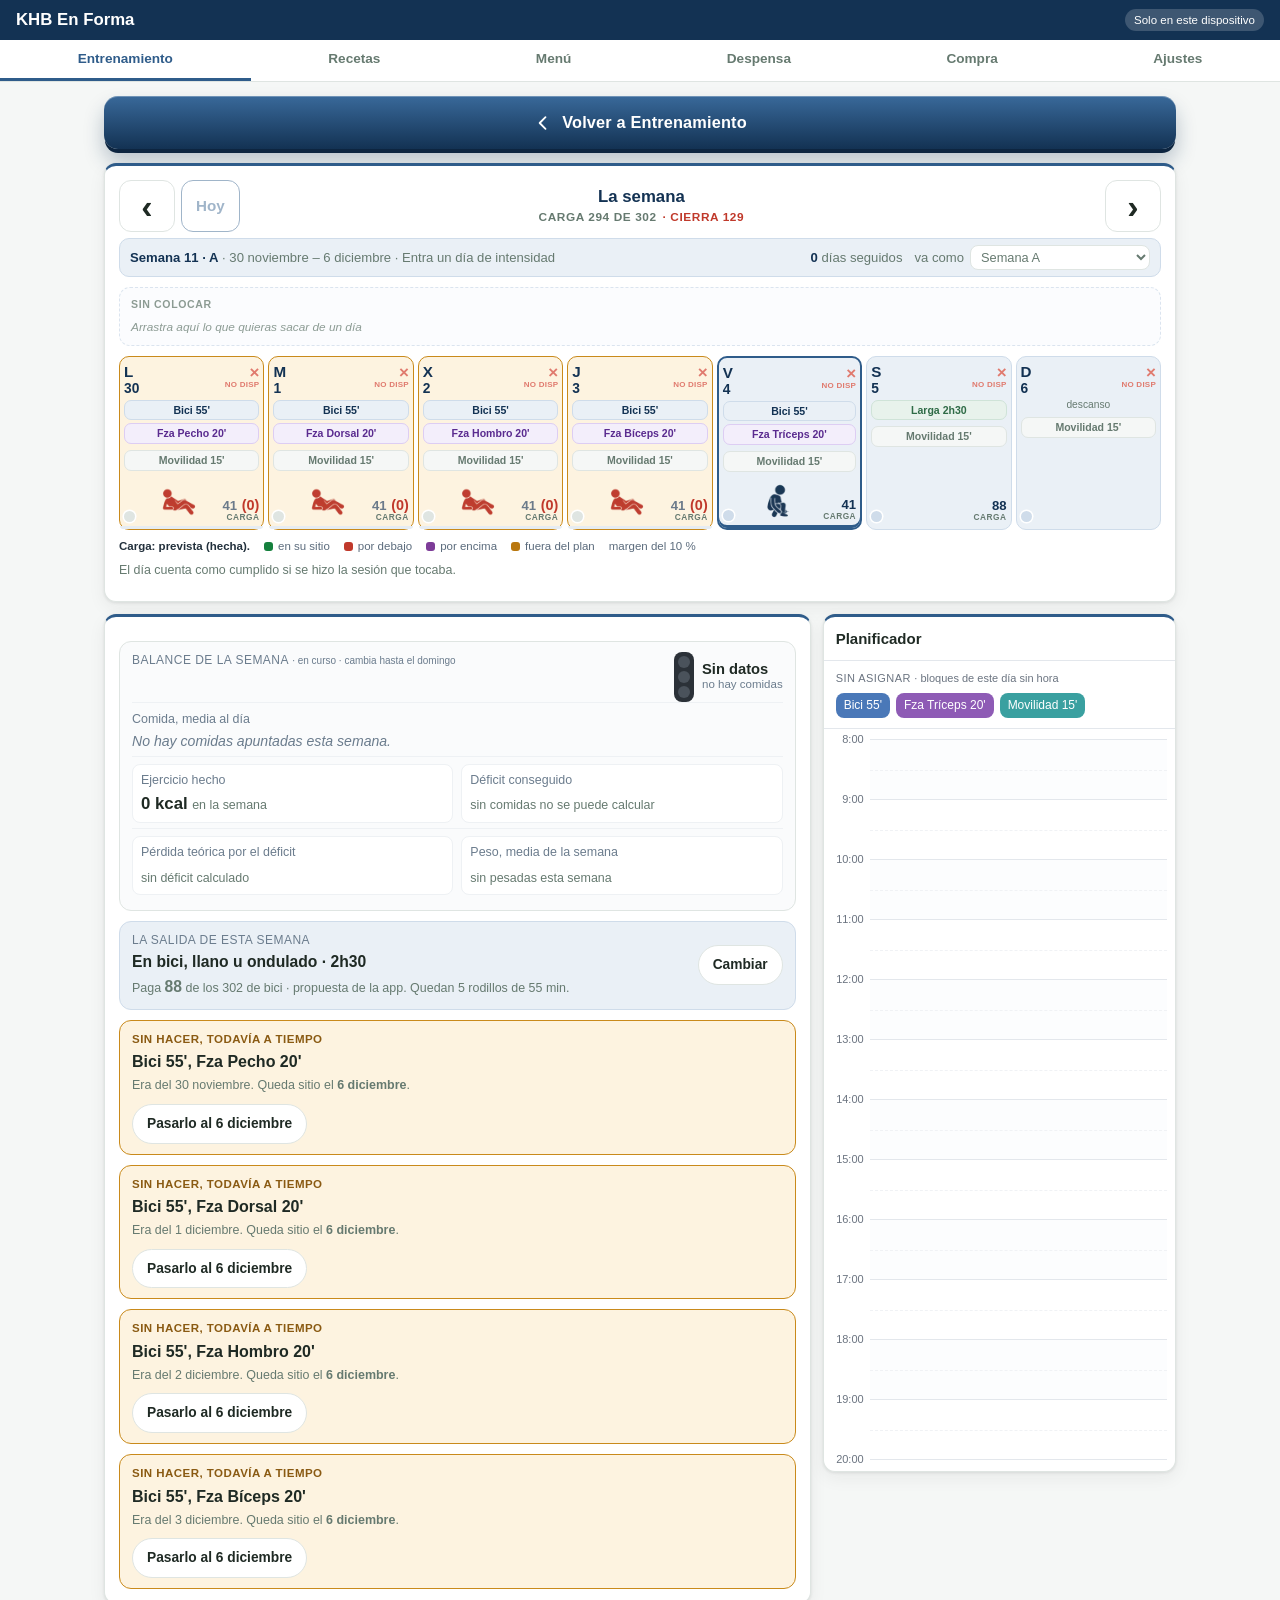
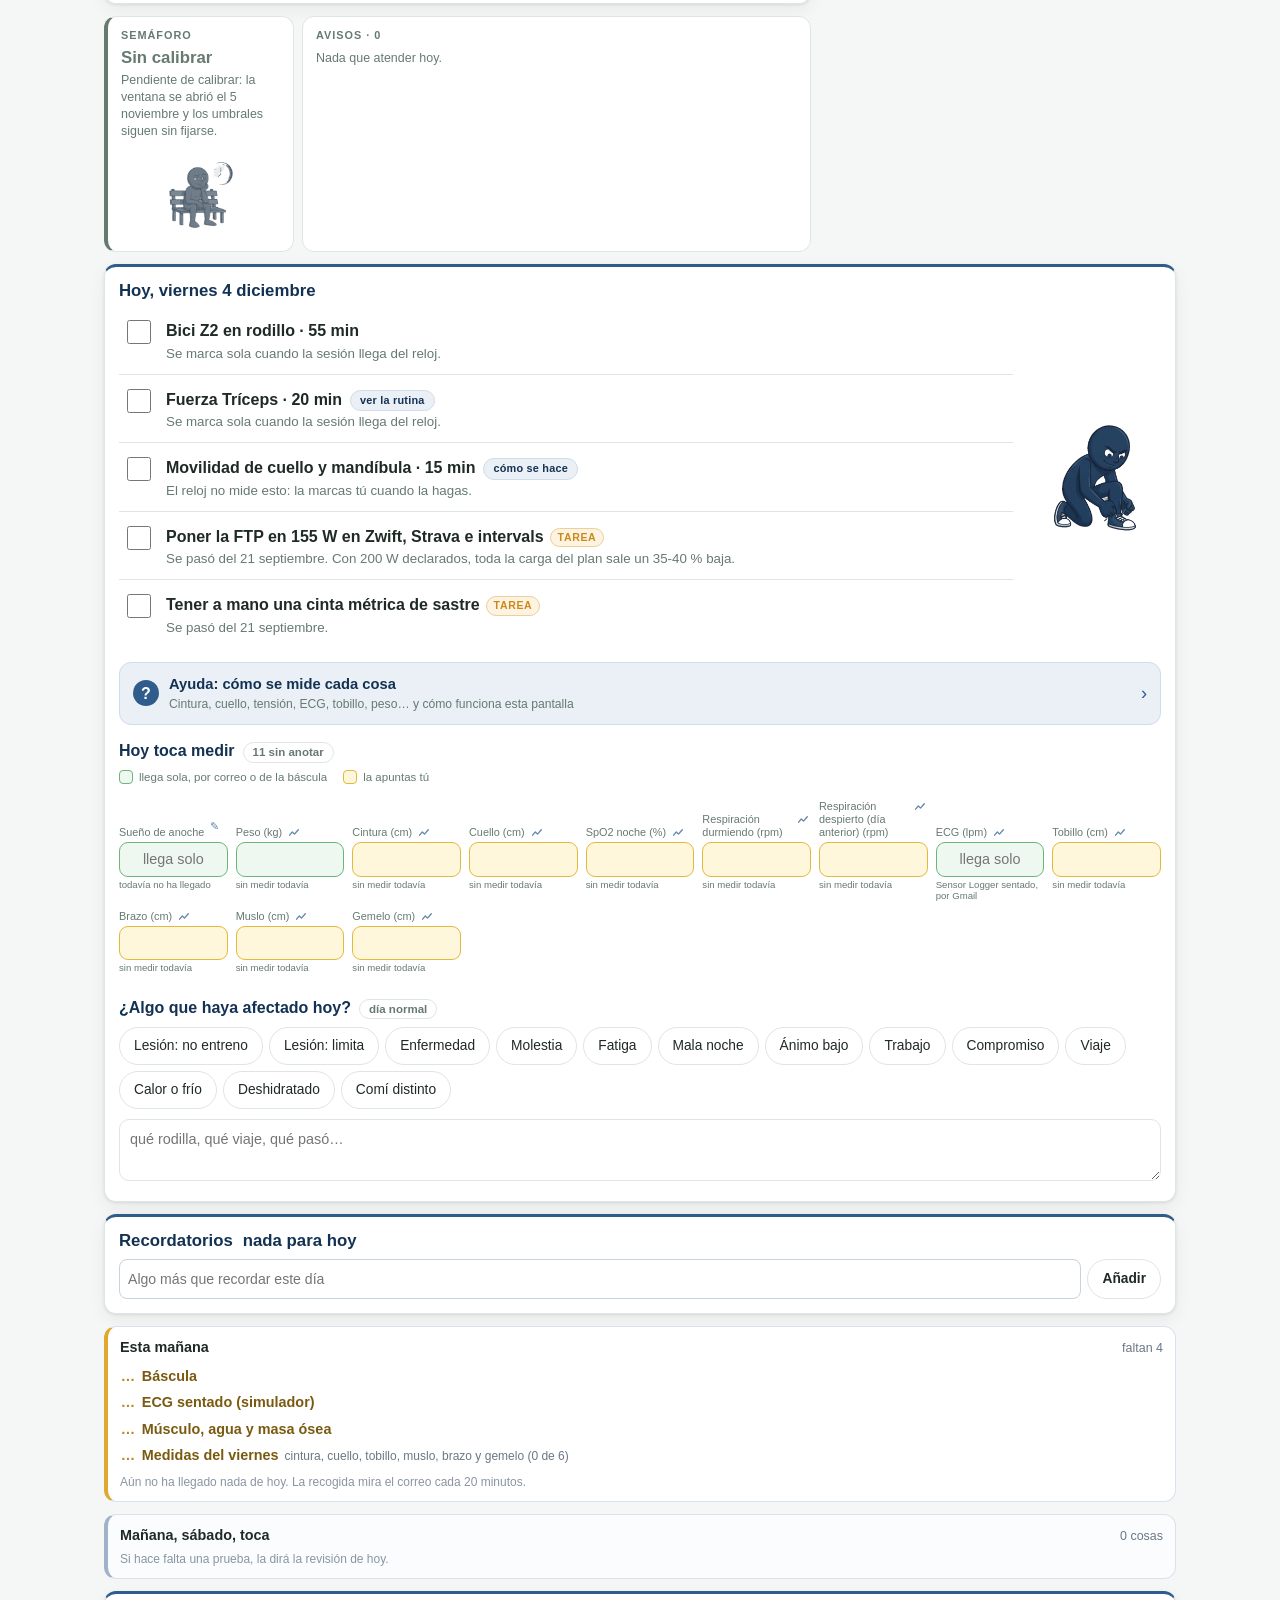
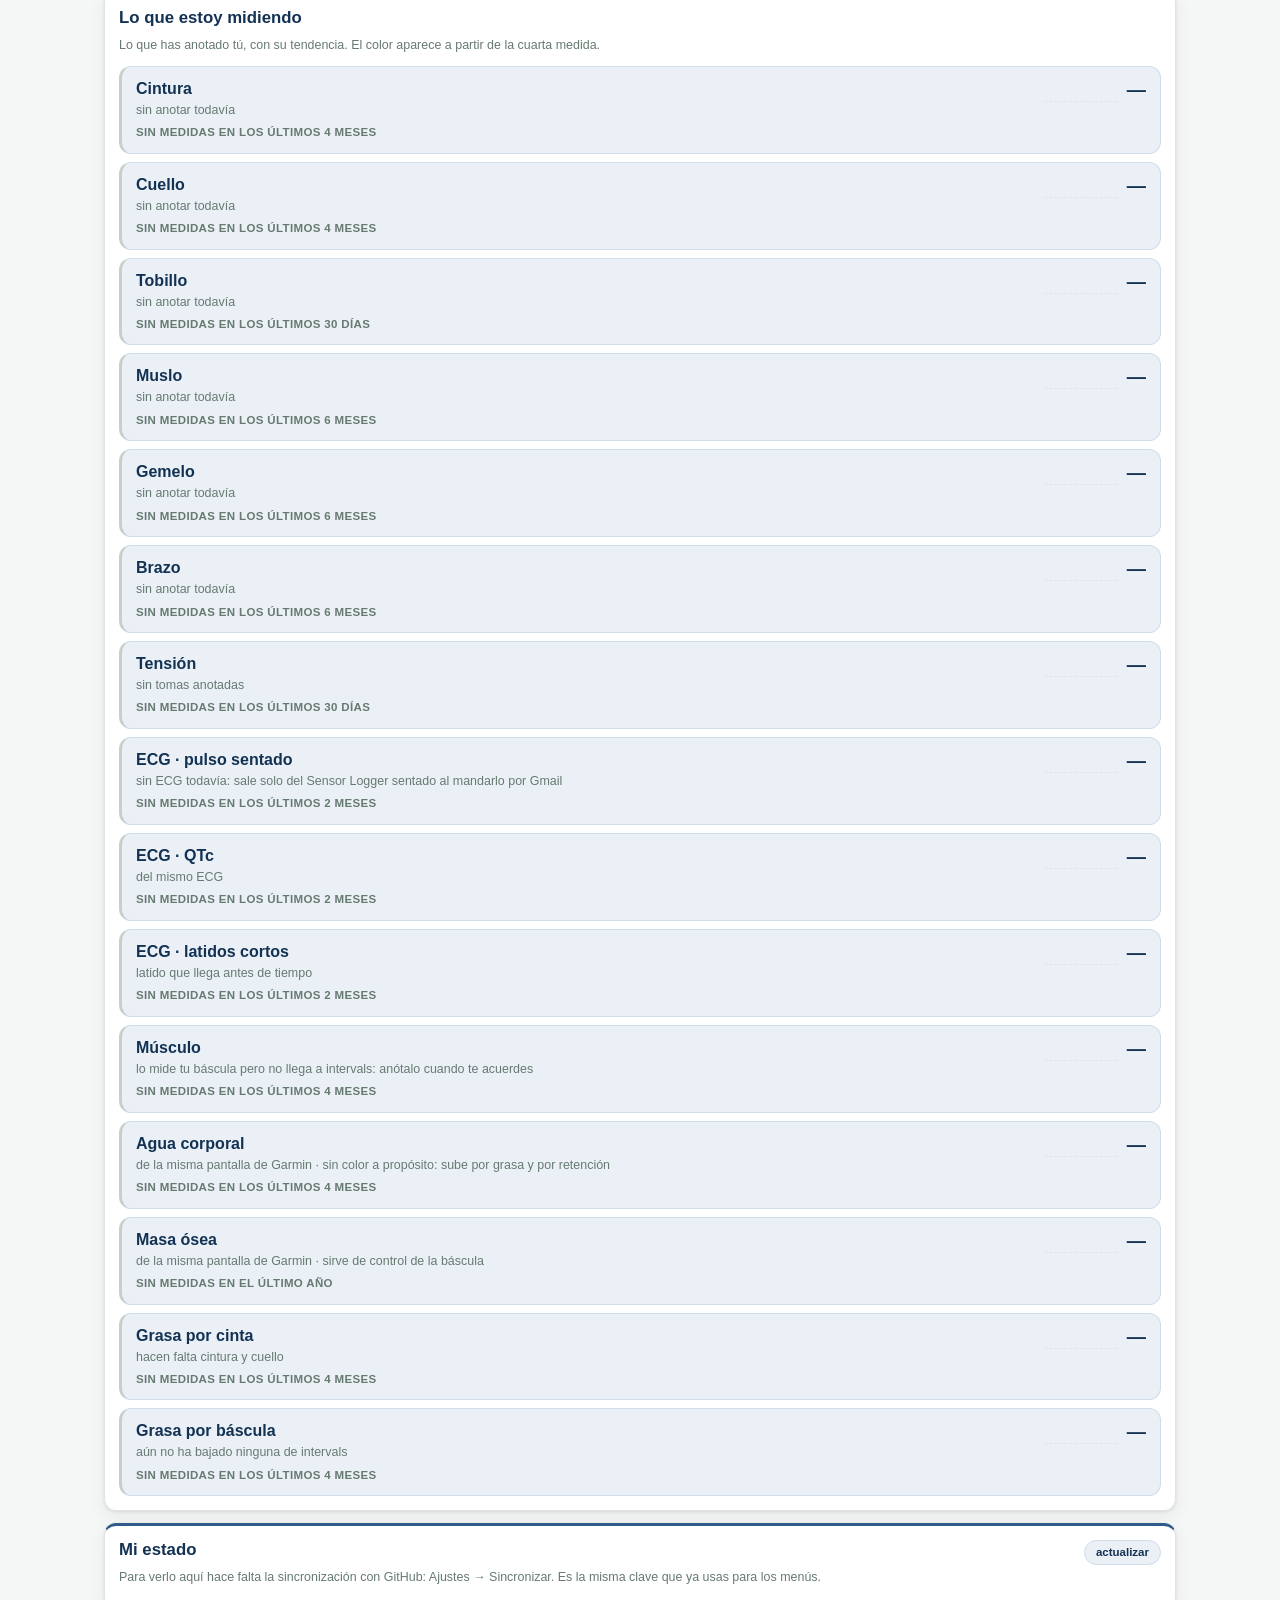
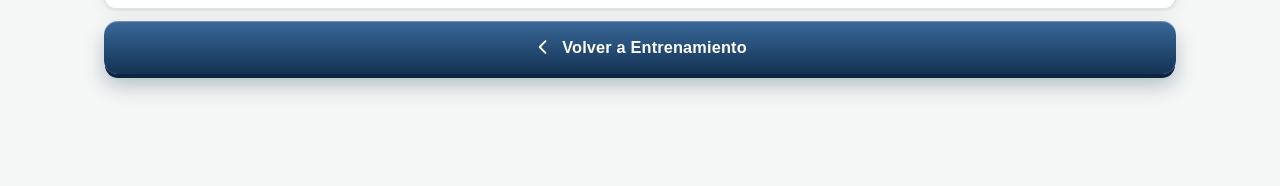
<file: index.html>
<!DOCTYPE html>
<html lang="es">
<head>
<meta charset="utf-8">
<meta name="viewport" content="width=device-width, initial-scale=1, viewport-fit=cover">
<title>KHB En Forma</title>
<meta name="theme-color" content="#2f6b47">
<link rel="manifest" href="manifest.webmanifest">
<link rel="icon" href="iconos/icono.svg" type="image/svg+xml">
<link rel="apple-touch-icon" href="iconos/icono.svg">
<link rel="stylesheet" href="css/estilos.css?v=695">
<link rel="stylesheet" href="css/actividad-khb.css?v=695">
<link rel="stylesheet" href="css/avances-khb.css?v=695">
<link rel="stylesheet" href="css/menu.css?v=695">
</head>
<body>

<div class="portada" id="portada">
  <div class="marco-intro">
    <video id="video-intro" muted playsinline preload="auto"></video>
    <button class="sonido" id="sonido-intro" type="button" aria-pressed="false" title="Activar el sonido">
      <svg class="mudo" viewBox="0 0 24 24" width="22" height="22" fill="none" stroke="currentColor" stroke-width="1.8" stroke-linecap="round" stroke-linejoin="round" aria-hidden="true"><path d="M11 5 6 9H3v6h3l5 4V5Z"/><path d="m16 9 5 6M21 9l-5 6"/></svg>
      <svg class="suena" viewBox="0 0 24 24" width="22" height="22" fill="none" stroke="currentColor" stroke-width="1.8" stroke-linecap="round" stroke-linejoin="round" aria-hidden="true"><path d="M11 5 6 9H3v6h3l5 4V5Z"/><path d="M15.5 8.5a5 5 0 0 1 0 7M18.5 5.5a9 9 0 0 1 0 13"/></svg>
      <span class="etq">Sonido</span>
    </button>
  </div>
  <button class="btn principal" id="saltar-intro">Entrar</button>
</div>


<header class="barra">
  <span class="titulo">KHB En Forma</span>
  <span class="aviso-consulta">Consulta</span>
  <span id="estado-sync" class="sync">Solo en este dispositivo</span>
</header>

<nav class="pestanas" id="pestanas">
  <button data-vista="recetas">
    <svg class="ico" viewBox="0 0 24 24" width="22" height="22" fill="none" stroke="currentColor" stroke-width="1.7" stroke-linecap="round" stroke-linejoin="round" aria-hidden="true"><path d="M4 12h16a8 8 0 0 1-8 8 8 8 0 0 1-8-8Z"/><path d="M2 12h20M9 8c0-1.5 1.5-1.5 1.5-3M14 8c0-1.5 1.5-1.5 1.5-3"/></svg>
    <span>Recetas</span>
  </button>
  <button data-vista="menu" class="activa">
    <svg class="ico" viewBox="0 0 24 24" width="22" height="22" fill="none" stroke="currentColor" stroke-width="1.7" stroke-linecap="round" stroke-linejoin="round" aria-hidden="true"><rect x="3" y="5" width="18" height="16" rx="2"/><path d="M3 10h18M8 3v4M16 3v4"/></svg>
    <span>Menú</span>
  </button>
  <button data-vista="despensa">
    <svg class="ico" viewBox="0 0 24 24" width="22" height="22" fill="none" stroke="currentColor" stroke-width="1.7" stroke-linecap="round" stroke-linejoin="round" aria-hidden="true"><rect x="6" y="7" width="12" height="14" rx="2"/><path d="M8 7V5a2 2 0 0 1 2-2h4a2 2 0 0 1 2 2v2M6 12h12"/></svg>
    <span>Despensa</span>
  </button>
  <button data-vista="compra">
    <svg class="ico" viewBox="0 0 24 24" width="22" height="22" fill="none" stroke="currentColor" stroke-width="1.7" stroke-linecap="round" stroke-linejoin="round" aria-hidden="true"><path d="M3 4h2.2l2.3 11h10l2.2-8H6.3"/><circle cx="9.5" cy="19" r="1.4"/><circle cx="17" cy="19" r="1.4"/></svg>
    <span>Compra</span>
  </button>
  <button data-vista="ajustes">
    <svg class="ico" viewBox="0 0 24 24" width="22" height="22" fill="none" stroke="currentColor" stroke-width="1.7" stroke-linecap="round" stroke-linejoin="round" aria-hidden="true"><path d="M4 7h10M18 7h2M4 17h4M12 17h8"/><circle cx="16" cy="7" r="2"/><circle cx="10" cy="17" r="2"/></svg>
    <span>Ajustes</span>
  </button>
</nav>

<main>

  <!-- ===================== MENÚ ===================== -->
  <section class="vista activa" id="vista-menu">
    <div class="cabecera-vista">
      <img src="iconos/khb/2-frutas-tenedor.webp" alt="" width="52" height="52">
      <div><h2>Menú semanal</h2><span class="nota-peque">Planifica la semana por normas y mira el día a día</span></div>
    </div>
    <!-- Las dos mitades del Menú: planificar la semana y vivir el día.
         Montado el 5-nov-2026 desde el prototipo de _pruebas. -->
    <nav class="pest"><button id="t-plan" class="on">Planificar</button><button id="t-dia">Día a día</button></nav>

    <div id="vista-plan">
      <div id="semanal"></div>
      <section class="tarjeta" id="fijos"></section>
      <div id="semanas-arriba"></div>
      <section class="tarjeta" id="panel"></section>
      <div id="semanas-abajo"></div>
      <div class="herr" id="herr-plan"></div>
    </div>

    <div id="vista-dia" style="display:none"></div>

    <!-- La capa de los cuadros del Menú va DENTRO de la vista: ahí es donde
         valen sus colores y sus estilos, que están encerrados en #vista-menu. -->
    <div id="capa"></div>
  </section>

  <!-- ===================== RECETAS ===================== -->
  <section class="vista" id="vista-recetas">
    <div class="cabecera-vista">
      <img src="iconos/khb/8-recetario.webp" alt="" width="52" height="52">
      <div><h2>Recetario</h2><span class="nota-peque">Busca por ingrediente, por toma o por herramienta</span></div>
    </div>

    <div class="filtros" id="selector-fila" style="margin-bottom:4px">
      <button class="btn mini principal" data-fila="recetas">Recetas</button>
      <button class="btn mini" data-fila="ingredientes">Ingredientes</button>
    </div>

    <div id="bloque-recetas">
    <div class="filtros">
      <input type="text" id="buscar-receta" placeholder="Buscar receta o ingrediente…">
      <select id="filtro-toma">
        <option value="">Todas las tomas</option>
        <option value="desayuno">Desayuno</option>
        <option value="almuerzo">Almuerzo</option>
        <option value="comida">Comida</option>
        <option value="merienda">Merienda</option>
        <option value="cena">Cena</option>
        <option value="guarnicion">Guarnición</option>
        <option value="postre">Postre</option>
        <option value="capricho">Capricho</option>
      </select>
      <select id="filtro-grupo">
        <option value="">Todos los grupos</option>
        <option value="carne-roja">Carne roja</option>
        <option value="carne-blanca">Carne blanca</option>
        <option value="pescado-blanco">Pescado blanco</option>
        <option value="pescado-azul">Pescado azul</option>
        <option value="huevos">Huevos</option>
        <option value="legumbre">Legumbres</option>
        <option value="pasta-arroz">Pasta y arroz</option>
        <option value="verdura">Verduras</option>
        <option value="ensalada">Ensaladas</option>
        <option value="desayuno">Desayunos</option>
        <option value="fruta">Fruta</option>
        <option value="postre">Postre</option>
        <option value="capricho">Capricho</option>
      </select>
      <select id="filtro-tool">
        <option value="">Cualquier herramienta</option>
        <option value="__preferidas">★ Mis preferidos (freidora y Lékué)</option>
        <option value="__mochila">🥾 De mochila (días de ruta)</option>
        <option value="airfryer">Airfryer</option>
        <option value="lekue-vapor">Lékué vaporera</option>
        <option value="lekue-arroz">Lékué arrocera</option>
        <option value="lekue-pasta">Lékué cuecepasta</option>
        <option value="lekue">Lékué (sin concretar)</option>
        <option value="microondas">Microondas</option>
        <option value="sarten">Sartén</option>
        <option value="cazuela">Cazuela</option>
        <option value="horno">Horno</option>
        <option value="sin-cocinar">Sin cocinar</option>
      </select>
      <button class="btn principal mini solo-edicion" id="nueva-receta">+ Nueva</button>
      <button class="btn mini solo-edicion" id="receta-ia" title="Copia un encargo para Claude o Gemini y pega aquí su respuesta">+ Con una IA</button>
    </div>
    <div id="contador-recetas" class="nota-peque" style="margin-bottom:10px"></div>
    <div class="rejilla-recetas" id="rejilla-recetas"></div>
    </div>

    <div id="bloque-ingredientes" hidden>
    <p class="nota-peque" style="margin:0 0 8px">La pieza de abajo del todo: una receta es una suma de éstos.
      Aquí se ven sus calorías y su sal por 100 g, y se dan de alta los nuevos.</p>
    <div class="filtros">
      <input type="text" id="buscar-ingrediente" placeholder="Buscar ingrediente…">
      <select id="filtro-seccion"><option value="">Todas las secciones</option></select>
      <select id="filtro-ing-clase">
        <option value="">Todos</option>
        <option value="mios">Los que he añadido yo</option>
        <option value="basicos">Básicos de despensa</option>
        <option value="racion">Con ración definida</option>
        <option value="fuera">Los que no se compran (restaurante y bar)</option>
        <option value="pendientes">Incompletos: les falta algún dato</option>
      </select>
      <button class="btn principal mini solo-edicion" id="nuevo-ingrediente">+ Nuevo</button>
      <button class="btn mini solo-edicion" id="ingrediente-ia" title="Copia un encargo para Claude o Gemini y pega aquí su respuesta">+ Con una IA</button>
    </div>
    <div id="contador-ingredientes" class="nota-peque" style="margin-bottom:10px"></div>
    <div class="rejilla-recetas" id="rejilla-ingredientes"></div>
    <div id="ingredientes-ocultos"></div>
    </div>
  </section>

  <!-- ===================== COMPRA ===================== -->
  <section class="vista" id="vista-compra">
    <div class="cabecera-vista">
      <img src="iconos/khb/1-arbol-pulso.webp" alt="" width="52" height="52">
      <div><h2>La compra</h2><span class="nota-peque">Lo que pide el menú menos lo que tienes: una lista por tienda</span></div>
    </div>
    <div class="tarjeta">
      <div class="fila entre">
        <div>
          <select id="compra-cuando" style="max-width:290px; margin-bottom:5px">
            <option value="resto">Lo que queda de esta semana</option>
            <option value="siguiente">La semana que viene</option>
            <option value="hasta14">De hoy a fin de la semana que viene</option>
            <option value="todo">De hoy a todo lo planificado</option>
          </select>
          <strong id="compra-rango" style="display:inline-block; white-space:nowrap"></strong>
          <div class="nota-peque">Cantidades para <span id="compra-personas"></span>.
            <b>Los días ya pasados nunca entran</b>, ni lo que ya has marcado como comido.</div>
        </div>
        <div class="fila">
          <button class="btn mini" id="compra-pasada" hidden title="Repasa lo que el menú va a gastar, sitio por sitio, antes de hacer la lista">Antes de comprar</button>
          <button class="btn mini" id="compra-ocultar">Ocultar lo cogido</button>
          <button class="btn mini" id="compra-recalcular" hidden>Recalcular</button>
          <button class="btn mini" id="compra-marcas" hidden>Poner marcas</button>
          <button class="btn mini" id="compra-copiar">Copiar lista</button>
          <button class="btn mini" id="compra-recibida" hidden title="Carga de golpe una compra ya recibida que te haya preparado Claude">Cargar compra recibida</button>
          <button class="btn mini" id="compra-confirmar" hidden title="Ha llegado la compra: lo pedido entra en casa">Ha llegado</button>
          <button class="btn principal mini" id="compra-para-claude" hidden>Preparar compra</button>
        </div>
      </div>
    </div>
    <div class="aviso" id="compra-resumen"></div>
    <div id="lista-recados"></div>
    <div id="bloque-quiero"></div>
    <div id="platos-compra"></div>
    <div id="lista-compra"></div>
  </section>

  <!-- ===================== DESPENSA ===================== -->
  <section class="vista" id="vista-despensa">
    <div class="cabecera-vista">
      <img src="iconos/khb/4-agua.webp" alt="" width="52" height="52">
      <div><h2>Despensa</h2><span class="nota-peque">Lo que hay en casa, por sitios, con su cantidad</span></div>
    </div>

    <div class="filtros" id="selector-despensa" style="margin-bottom:4px">
      <button class="btn mini principal" data-desp="localizacion">Localización</button>
      <button class="btn mini" data-desp="tengo">¿Lo tengo?</button>
      <button class="btn mini" data-desp="pedir">Cómo se pide</button>
        <button class="btn mini" data-desp="orden">Orden de compra</button>
      <button class="btn mini" data-desp="hogar">Hogar</button>
    </div>

    <div id="bloque-desp-comida" hidden>
    <div class="aviso">Repasa un sitio y pon las cifras: ésa es la foto de la que sale todo lo demás.
      Lo que está comprometido por el menú ya no cuenta como libre, y lo libre es lo único que se puede
      planificar. Esto nunca te impide nada: avisa, no manda.</div>
    <div class="fila" style="margin-bottom:12px">
      <input type="text" id="buscar-despensa" placeholder="Buscar para añadir a la despensa…" style="flex:1; min-width:180px">
      <button class="btn mini solo-edicion" id="despensa-vaciar">Vaciar entera</button>
    </div>
    <div class="rejilla-despensa" id="rejilla-despensa"></div>
    </div>

    <div id="bloque-desp-localizacion">
      <div class="aviso">El recorrido de tu cocina, zona por zona. Lo que no tiene sitio sale
        arriba, en Pendiente: hasta que lo coloques, la app no sabe dónde buscarlo y te avisa
        si lo usas en un plato.</div>
      <div class="fila" style="margin-bottom:12px">
        <input type="text" id="buscar-loc" placeholder="Buscar un ingrediente…" style="flex:1; min-width:180px">
        <button class="btn mini" id="loc-reordenar" title="Recoloca la lista con los estantes que has cambiado" disabled>Confirmar cambios</button>
      </div>
      <div id="rejilla-loc"></div>
    </div>

    <div id="bloque-desp-tengo" hidden>
      <div class="aviso solo-indice">Una ronda es dar la vuelta a la casa, estante por estante,
        <b>marcando lo que hay</b>. Lo que no marques cuenta como que no hay, así que <b>mejor que
        sobre a que falte</b>. Un estante que no vayas a abrir —las especias, por ejemplo— se da
        por visto y sigue como estaba. Esto se hace <b>antes de planificar</b>: lo que sobre
        decide los primeros platos y lo que falte entra en la compra.</div>
      <div class="fila solo-indice" style="margin-bottom:12px">
        <input type="text" id="buscar-tengo" placeholder="Buscar un ingrediente…" style="flex:1; min-width:180px">
        <button class="btn mini" id="tengo-reordenar" title="Vuelve a ordenar con lo anotado">Reordenar</button>
      </div>
      <div id="rejilla-tengo"></div>
    </div>

    <div id="bloque-desp-orden" hidden>
      <div class="aviso">El orden en que salen los productos en <b>la lista de la compra</b>, tienda
        por tienda y zona por zona. Aquí están TODOS los que compras, no solo los de esta semana:
        se ordena una vez, para que coincida con tus listas de Mercadona, y la compra de cada semana
        ya sale en ese orden. Lo que aún no has movido sale arriba, que es donde Mercadona pone
        lo nuevo.</div>
      <div class="fila" style="margin-bottom:10px">
        <input type="text" id="buscar-orden" placeholder="Buscar un ingrediente…" style="flex:1; min-width:180px">
      </div>
      <div id="rejilla-orden"></div>
    </div>

    <div id="bloque-desp-pedir" hidden>
      <div class="aviso">La tercera cosa que hay que saber de cada producto, después de
        <b>dónde está</b> y <b>en qué viene</b>: <b>qué pasa cuando ningún plato lo pide</b>.
        Hoy 71 fichas de 235 no las pide ninguna receta y no tienen mínimo, así que no entran
        nunca solas en la lista. Aquí se arregla, y <b>por grupos</b>: eliges el contenedor
        arriba y aplicas la forma a todas de una vez.</div>
      <div class="fila" style="margin-bottom:10px">
        <input type="text" id="buscar-pedir" placeholder="Buscar un ingrediente…" style="flex:1; min-width:180px">
        <select id="filtro-pedir">
          <option value="">Todas las formas</option>
          <option value="menu">Lo pide el menú</option>
          <option value="minimo">No debe faltar</option>
          <option value="capricho">Solo si lo pido</option>
          <option value="nunca">Nunca en la lista</option>
          <option value="sinponer">Sin decidir todavía</option>
        </select>
      </div>
      <div id="rejilla-pedir"></div>
    </div>

    <div id="bloque-desp-hogar" hidden>
      <div class="aviso">Limpieza, menaje de cocina, aseo y mascota. Aquí no hay cantidades ni cuentas:
        marcas lo que te falta y entra en la lista de la compra. Cada línea es TU producto, con su marca
        y su formato — sin marca no es comprable en Amazon.</div>
      <div class="fila" style="margin-bottom:12px">
        <input type="text" id="buscar-hogar" placeholder="Buscar…" style="flex:1; min-width:150px">
        <select id="filtro-hogar-cajon">
          <option value="">Todos los cajones</option>
          <option value="amazon">Amazon</option>
          <option value="super">Súper</option>
          <option value="suscripcion">Suscripción</option>
        </select>
        <button class="btn principal mini solo-edicion" id="hogar-nuevo">+ Nuevo</button>
        <button class="btn mini" id="hogar-confirmar" title="Guarda en GitHub el orden que has puesto" disabled>Confirmar cambios</button>
      </div>
      <div id="rejilla-hogar"></div>
    </div>
  </section>

  <!-- ===================== AJUSTES ===================== -->
  <section class="vista" id="vista-ajustes">
    <div class="cabecera-vista">
      <img src="iconos/khb/9-podio.webp" alt="" width="52" height="52">
      <div><h2>Ajustes</h2><span class="nota-peque">Tu perfil, tus objetivos y la sincronización</span></div>
    </div>
    <div class="tarjeta">
      <h2><img class="ico-tarjeta" src="iconos/khb/7-yoga.webp" alt="">Este aparato</h2>
      <label style="display:flex; gap:10px; align-items:flex-start; font-size:.9rem">
        <input type="checkbox" id="cfg-consulta" style="width:22px; height:22px; flex:none; margin-top:2px">
        <span><b>Solo consulta</b><br>
          <span class="nota-peque">Para el móvil: deja ver el menú y las recetas, y marcar la compra y
          lo que has comido, pero esconde todo lo de planificar y editar. Así no hay dos sitios cambiando
          lo mismo a la vez. Es un ajuste de este aparato: los demás no se enteran.</span></span>
      </label>
      <label style="display:block; font-size:.9rem; margin-top:14px">
        <b>Vídeo al abrir</b>
        <select id="cfg-intro" style="display:block; margin:6px 0 4px; max-width:260px">
          <option value="siempre">Cada vez que abro la app</option>
          <option value="dia">Una vez al día</option>
          <option value="nunca">Nunca</option>
        </select>
        <span class="nota-peque">La presentación de KHB En Forma. Siempre puedes saltarla
          con «Entrar» sin esperar a que termine.</span>
      </label>
    </div>

    <div class="tarjeta solo-edicion">
      <h2><img class="ico-tarjeta" src="iconos/khb/3-pesas-corredor.webp" alt="">Tu perfil</h2>
      <p class="nota-peque">Con estos datos se estima tu gasto diario y se propone el objetivo de calorías
        y de proteína. Es una estimación de fórmula, no una medición: ajústala a lo que veas en la báscula
        al cabo de unas semanas.</p>
      <div class="fila">
        <label class="campo" style="flex:1 1 90px"><span>Sexo</span>
          <select id="pf-sexo"><option value="h">Hombre</option><option value="m">Mujer</option></select></label>
        <label class="campo" style="flex:1 1 80px"><span>Edad</span>
          <input type="number" id="pf-edad" min="14" max="100" step="1"></label>
        <label class="campo" style="flex:1 1 90px"><span>Altura (cm)</span>
          <input type="number" id="pf-altura" min="120" max="220" step="1"></label>
      </div>
      <div class="fila">
        <label class="campo" style="flex:1 1 100px"><span>Peso actual (kg)</span>
          <input type="number" id="pf-peso" min="35" max="250" step="0.1"></label>
        <label class="campo" style="flex:1 1 100px"><span>Peso objetivo (kg)</span>
          <input type="number" id="pf-objetivo" min="35" max="250" step="0.5"></label>
      </div>
      <label class="campo"><span>Actividad del día a día, sin contar el ejercicio que registres</span>
        <select id="pf-base">
          <option value="1.2">Sedentario: sentado casi todo el día</option>
          <option value="1.375">Ligero: de pie a ratos, algún paseo</option>
          <option value="1.55">Moderado: en movimiento buena parte del día</option>
          <option value="1.725">Alto: trabajo físico</option>
        </select>
        <span class="nota-peque"><b>Ojo con esto:</b> es tu vida SIN el entreno. Si apuntas la bici,
        las pesas y los paseos como entreno —y la app lo hace sola—, aquí va <b>Sedentario</b>.
        Poner «Ligero» además cuenta el mismo ejercicio dos veces y te infla el objetivo unas
        300 kcal al día.</span></label>
      <label class="campo"><span>Ritmo de pérdida</span>
        <select id="pf-ritmo">
          <option value="0">Mantener el peso</option>
          <option value="0.25">Suave: 0,25 kg por semana</option>
          <option value="0.5">Moderado: 0,5 kg por semana</option>
          <option value="0.75">Rápido: 0,75 kg por semana</option>
        </select></label>
      <div class="aviso" id="pf-resultado"></div>
      <div class="fila">
        <button class="btn principal" id="pf-guardar">Guardar perfil</button>
        <button class="btn" id="pf-aplicar" title="Solo para el objetivo de reserva">Usar el objetivo calculado</button>
      </div>
      <p class="nota-peque" style="margin-top:8px">Con el perfil relleno, <b>cada día calcula lo suyo</b>:
        lo que gastas ese día menos el déficit. Ya no hace falta un objetivo fijo. El segundo botón
        solo rellena el número de reserva de más abajo, el que se usa si algún dato del perfil falta.</p>
    </div>

    <div class="tarjeta solo-edicion">
      <h2><img class="ico-tarjeta" src="iconos/khb/6-zapatillas.webp" alt="">Peso</h2>
      <div class="fila" style="align-items:flex-end">
        <label class="campo" style="flex:1 1 110px; margin-bottom:0"><span>Fecha</span>
          <input type="date" id="peso-fecha"></label>
        <label class="campo" style="flex:1 1 100px; margin-bottom:0"><span>Kilos</span>
          <input type="number" id="peso-kg" min="35" max="250" step="0.1"></label>
        <button class="btn principal" id="peso-anotar">Anotar</button>
      </div>
      <div id="peso-historico" style="margin-top:14px"></div>
    </div>

    <div class="tarjeta solo-edicion">
      <h2><img class="ico-tarjeta" src="iconos/khb/5-sueno.webp" alt="">Cocina</h2>
      <label class="campo"><span>Personas para las que se compra</span>
        <input type="number" id="cfg-personas" min="1" max="8" step="1"></label>
      <label class="campo"><span>Aviso ámbar a partir de (g de sal al día)</span>
        <input type="number" id="cfg-aviso" min="0.5" max="6" step="0.1">
        <span class="nota-peque">Muy por debajo del tope a propósito: el criterio es reducir
        todo lo que se pueda, no llegar al límite. En ámbar el día sigue siendo válido.</span></label>
      <label class="campo"><span>Rojo a partir de (g de sal al día)</span>
        <input type="number" id="cfg-limite" min="0.5" max="8" step="0.05">
        <span class="nota-peque">4 g de sal = 1.600 mg de sodio. Las etiquetas suelen dar
        SAL; si dan sodio, multiplica por 2,5 para pasarlo a sal.</span></label>
      <label class="campo"><span>Objetivo de calorías al día, de reserva (kcal)</span>
        <input type="number" id="cfg-kcal" min="800" max="5000" step="50">
        <span class="nota-peque">Solo se usa si el perfil está incompleto. Con edad, altura y peso
        rellenos, cada día calcula su propio objetivo y este número no pinta nada.</span></label>
      <label class="campo"><span>Objetivo de proteína al día (g)</span>
        <input type="number" id="cfg-prot" min="20" max="250" step="5"></label>
      <label class="campo"><span>Holgura antes de marcar el día en rojo (%)</span>
        <input type="number" id="cfg-margen" min="0" max="40" step="1"></label>
      <label class="campo"><span>Cuánto del ejercicio sube al objetivo (%)</span>
        <input type="number" id="cfg-devolucion" min="0" max="100" step="5">
        <span class="nota-peque">Si un día quemas 1.000 kcal entrenando, al objetivo de ese día
        se le suman estas. No conviene el 100%: las tablas de MET estiman por encima de lo que mide
        un reloj, y devolverlo todo borra el déficit justo los días que más entrenas. 70% es lo
        habitual.</span></label>
      <label class="campo"><span>Cuánto del entreno PREVISTO se adelanta (%)</span>
        <input type="number" id="cfg-prevision" min="0" max="100" step="5">
        <span class="nota-peque">Lo que el plan dice que toca hoy, antes de hacerlo. Entero (100%)
        porque está para poder preparar la comida. No te regala el déficit: en cuanto el reloj mide
        la sesión, la medida SUSTITUYE a la previsión, y si el día se acaba sin haberla hecho, esa
        previsión no cuenta.</span></label>
      <button class="btn principal" id="guardar-cocina">Guardar</button>
      <p class="nota-peque" style="margin-top:10px">Las calorías y los macros son estimaciones de tablas de
        composición de alimentos, con los ingredientes crudos y el aceite que indica la receta. Sirven para
        comparar días y platos entre sí; no son una medida exacta de lo que acabas comiendo. En la pestaña
        Despensa puedes corregir los valores de cualquier ingrediente con los de la etiqueta de tu producto.</p>
    </div>

    <div class="tarjeta-ajuste">
      <img src="iconos/khb/3-pesas-corredor.webp" alt="" width="44" height="44">
      <h3>Entreno estándar</h3>
      <p class="nota-peque">Lo que haces en un día normal. Al rellenar la semana se pone solo en cada
        día, y ahí lo ajustas: los minutos de verdad de ese día mandan sobre esta previsión. Los días
        de ruta no lo llevan, porque ya tienen su salida.</p>
      <div id="lista-entreno"></div>
      <div class="fila" style="margin-top:10px">
        <select id="entreno-nuevo"></select>
        <input type="number" id="entreno-min" min="5" max="600" step="5" placeholder="min" style="width:90px">
        <button class="btn mini" id="entreno-anadir">Añadir</button>
      </div>
      <p class="nota-peque" id="entreno-total" style="margin-top:10px"></p>
    </div>

    <div class="tarjeta-ajuste">
      <img src="iconos/khb/2-frutas-tenedor.webp" alt="" width="44" height="44">
      <h3>Comer fuera de casa</h3>
      <p class="nota-peque">Cuando marcas una toma como fuera de casa, no entra en la compra y el
        día cuenta estos valores en su lugar. <b>Son números inventados</b>, sacados de lo que suele
        llevar un menú del día: no es lo que has comido. Ajústalos a los sitios donde comes tú.</p>
      <div id="lista-fuera"></div>
      <p class="nota-peque" style="margin-top:10px">Ojo a la columna de la sal: una sola comida
        fuera se lleva casi el tope de un día entero, y no hay forma de bajarla desde casa. Es el
        motivo de que la app te lo cuente en vez de dejarlo en blanco.</p>
    </div>

    <div class="tarjeta">
      <h2>Sincronizar con GitHub</h2>
      <p class="nota-peque">Con esto, el móvil y el ordenador ven siempre los mismos menús y recetas. La clave se queda guardada en este dispositivo y nunca se sube al repositorio.</p>
      <label class="campo"><span>Usuario de GitHub</span><input type="text" id="gh-usuario" placeholder="carlos"></label>
      <label class="campo"><span>Nombre del repositorio</span><input type="text" id="gh-repo" placeholder="menu-semanal"></label>
      <label class="campo"><span>Rama</span><input type="text" id="gh-rama" placeholder="main"></label>
      <p class="aviso" id="gh-aviso-pausa" hidden>Sincronización <b>en pausa</b> en este aparato:
        no sube ni baja nada, y por tanto no puede pisar lo que tengas en el otro. Tu clave sigue
        guardada aquí. Cuando quieras volver, dale a «Reanudar sincronización».</p>
      <label class="campo"><span>Clave personal (token)</span>
        <div class="fila-clave">
          <input type="password" id="gh-token" placeholder="github_pat_…">
          <button type="button" class="btn mini" id="gh-ver">Ver</button>
          <button type="button" class="btn mini" id="gh-copiar">Copiar</button>
        </div>
        <span class="nota-peque" style="font-weight:400; margin-top:4px; display:block">La misma clave en todos
          tus aparatos. Se guarda solo aquí y nunca se sube al repositorio.</span>
      </label>
      <div class="fila">
        <button class="btn principal" id="gh-guardar">Guardar y conectar</button>
        <button class="btn" id="gh-probar">Probar conexión</button>
        <button class="btn" id="gh-pausa">Pausar sincronización</button>
        <button class="btn" id="gh-subir">Subir ahora</button>
        <button class="btn" id="gh-bajar">Traer del repositorio</button>
      </div>
    </div>

    <div class="tarjeta">
      <h2>Copias diarias</h2>
      <p class="nota-peque">Cada día, la primera vez que se guarda, queda una copia de todos tus datos en
        el repositorio privado. Se guardan las de los últimos 30 días. Si algo sale mal, recupera la
        de un día bueno: sustituye lo de ahora en todos tus aparatos.</p>
      <button class="btn" id="copias-ver">Ver las copias</button>
    </div>

    <div class="tarjeta">
      <h2>Subir lo que creas al catálogo público</h2>
      <p class="nota-peque">Cada vez que guardas una receta o un ingrediente, lo tuyo sube solo al fichero
        <code>datos/nuevos.js</code> del repositorio de la app. Ese fichero es tuyo y de nadie más: la app
        no escribe nunca en <code>recetas.js</code> ni en <code>ingredientes.js</code>, así que no hay forma
        de que una publicación te borre lo que has escrito. Usa una clave distinta de la de arriba, con
        permiso solo sobre este repositorio.</p>
      <div id="estado-catalogo" class="sync"></div>
      <label class="campo"><span>Usuario de GitHub</span><input type="text" id="cat-usuario" placeholder="carlos"></label>
      <label class="campo"><span>Repositorio de la app</span><input type="text" id="cat-repo" placeholder="menu-semanal"></label>
      <label class="campo"><span>Rama</span><input type="text" id="cat-rama" placeholder="main"></label>
      <label class="campo"><span>Clave del catálogo (token)</span>
        <div class="fila-clave">
          <input type="password" id="cat-token" placeholder="github_pat_…">
          <button type="button" class="btn mini" id="cat-ver">Ver</button>
          <button type="button" class="btn mini" id="cat-copiar">Copiar</button>
        </div>
        <span class="nota-peque" style="font-weight:400; margin-top:4px; display:block">Se guarda solo en este
          aparato y nunca viaja al repositorio.</span>
      </label>
      <div class="fila">
        <button class="btn principal" id="cat-guardar">Guardar y subir</button>
        <button class="btn" id="cat-probar">Probar conexión</button>
        <button class="btn" id="cat-subir">Subir recetas</button>
      </div>
    </div>

    <div class="tarjeta solo-edicion">
      <h2>Copia de seguridad</h2>
      <div class="fila">
        <button class="btn" id="exportar">Descargar copia</button>
        <button class="btn" id="importar-btn">Restaurar copia</button>
        <input type="file" id="importar" accept="application/json" style="display:none">
        <button class="btn" id="recargar-recetas">Recargar recetario original</button>
      </div>
      <p class="nota-peque" style="margin-top:10px">«Recargar recetario original» repone las recetas y los ingredientes que vienen con la app sin tocar tus menús ni tu despensa.</p>
    </div>

    <!-- QUÉ VERSIÓN ESTÁS USANDO (25-sep-2026). No estaba en ninguna parte, y
         hace falta cada vez que comprobamos algo: sin esto, ante un fallo no se
         puede distinguir «el arreglo no funciona» de «tienes cargada la app de
         antes del arreglo». La versión la escribe el propio index.html. -->
    <div class="tarjeta">
      <h3>Versión</h3>
      <div class="fila entre">
        <div><strong id="version-app">—</strong>
          <div class="nota-peque">Si no coincide con la que te he dicho, la app cargada es la de antes.
            Cierra la pestaña (o la app del móvil), vuelve a abrirla y míralo otra vez.</div></div>
        <button class="btn mini" id="version-recargar" title="Vacía la caché y vuelve a cargar">Forzar recarga</button>
      </div>
    </div>
  </section>

</main>

<!-- ventana emergente -->
<div class="modal" id="modal">
  <div class="caja" id="modal-caja"></div>
</div>
<div class="toast" id="toast"></div>

<script src="datos/ingredientes.js?v=695"></script>
<script src="datos/recetas.js?v=695"></script>
<script src="datos/nuevos.js?v=695"></script>
<script src="datos/hogar.js?v=695"></script>
<script src="datos/plantillas.js?v=695"></script>
<script src="datos/actividades.js?v=695"></script>
<script src="datos/plan.js?v=695"></script>
<script src="datos/semana-zwift.js?v=695"></script>
<script src="datos/compra-recibida.js?v=695"></script>
<script src="js/util.js?v=695"></script>
<script src="js/almacen.js?v=695"></script>
<script src="js/github.js?v=695"></script>
<script src="js/app.js?v=695"></script>
<script src="js/grafico-sesion.js?v=695"></script>
<script src="js/actividad-khb.js?v=695"></script>
<script src="js/avances-khb.js?v=695"></script>
<script src="js/entrenamiento.js?v=695"></script>
</body>
</html>
</file>
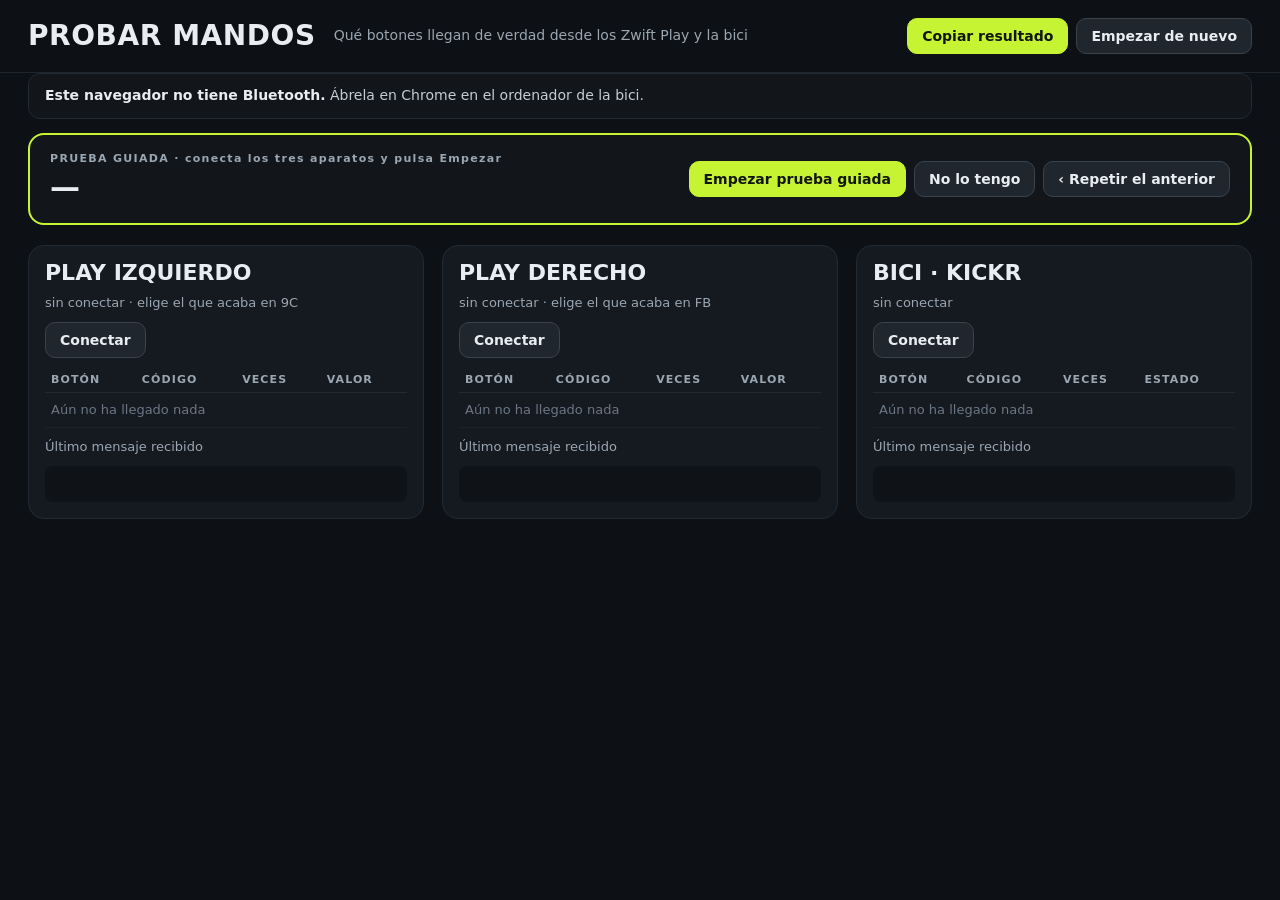
<file: simulador/probar-mandos.html>
<!doctype html>
<html lang="es">
<head>
<meta charset="utf-8">
<meta name="viewport" content="width=device-width, initial-scale=1">
<title>Probar mandos · KHB</title>
<style>
  :root { --fondo:#0d1014; --caja:#151a20; --borde:#232a33; --texto:#e9edf1; --gris:#9aa6b2; --lima:#c6f432; }
  * { box-sizing:border-box; }
  body { margin:0; background:var(--fondo); color:var(--texto); font:15px/1.4 Inter, system-ui, Segoe UI, sans-serif; }
  header { display:flex; align-items:center; gap:18px; padding:18px 28px; border-bottom:1px solid #1f252d; }
  h1 { margin:0; font:800 28px/1 'Barlow Condensed', system-ui, sans-serif; text-transform:uppercase; letter-spacing:.02em; }
  header .sub { color:var(--gris); font-size:14px; }
  header .der { margin-left:auto; display:flex; gap:8px; }
  main { display:grid; grid-template-columns:repeat(3, minmax(0, 1fr)); gap:18px; padding:20px 28px; }
  @media (max-width: 1100px) { main { grid-template-columns:1fr; } }
  .caja { background:var(--caja); border:1px solid var(--borde); border-radius:16px; padding:16px; display:flex; flex-direction:column; gap:10px; min-width:0; }
  .caja h2 { margin:0; font:800 22px/1 'Barlow Condensed', system-ui, sans-serif; text-transform:uppercase; }
  .estado { font-size:13px; color:var(--gris); }
  .estado.ok { color:#8be3a0; }
  button { font:600 14px Inter, system-ui, sans-serif; color:var(--texto); background:#1f262e; border:1px solid #39434e; border-radius:10px; padding:9px 14px; cursor:pointer; }
  button.prin { background:var(--lima); color:#11160a; border-color:var(--lima); font-weight:800; }
  table { width:100%; border-collapse:collapse; font-size:14px; }
  th { text-align:left; font-size:11px; letter-spacing:.1em; color:var(--gris); font-weight:700; padding:4px 6px; border-bottom:1px solid var(--borde); }
  td { padding:6px; border-bottom:1px solid #1b2128; vertical-align:middle; }
  tr.pulsado td { background:rgba(198,244,50,.16); }
  tr.pulsado td:first-child { box-shadow:inset 3px 0 0 var(--lima); }
  .cod { font-family:ui-monospace, Consolas, monospace; font-size:12px; color:var(--gris); }
  .barra { height:8px; border-radius:5px; background:#222a33; min-width:80px; }
  .barra > div { height:100%; border-radius:5px; background:#ff8a3d; width:0; }
  .crudo { font-family:ui-monospace, Consolas, monospace; font-size:12px; color:var(--gris); word-break:break-all; background:#0f1317; border-radius:8px; padding:8px; min-height:36px; }
  .nota { font-size:13px; color:var(--gris); }
  .vacio { color:#6b7785; font-size:13px; padding:8px 6px; }
  .ayuda { margin:0 28px; padding:12px 16px; border-radius:12px; background:#12161b; border:1px solid var(--borde); font-size:14px; color:#c5ccd3; }
  .ayuda b { color:var(--texto); }
</style>
</head>
<body>
<header>
  <h1>Probar mandos</h1>
  <span class="sub">Qué botones llegan de verdad desde los Zwift Play y la bici</span>
  <div class="der">
    <button id="bCopiar" class="prin">Copiar resultado</button>
    <button id="bBorrar">Empezar de nuevo</button>
  </div>
</header>
<p class="ayuda"><b>Nuevo:</b> usa la <b>prueba guiada</b> de arriba: te pide un botón cada vez. Conecta cada aparato. Luego aprieta <b>cada botón de uno en uno</b>, despacio. La paleta o freno del Play: apriétala <b>poco a poco hasta el fondo</b> y suéltala. Cada cosa que llegue aparece en su lista con las veces que se ha pulsado. Al acabar, pulsa <b>Copiar resultado</b> y pégalo en el chat.</p>
<section id="guia" style="margin:14px 28px 0; padding:16px 20px; border-radius:16px; background:#12161b; border:2px solid #c6f432; display:flex; align-items:center; gap:18px; flex-wrap:wrap">
  <div style="display:flex; flex-direction:column; gap:4px; min-width:340px">
    <span style="font-size:11px; font-weight:700; letter-spacing:.12em; color:#9aa6b2">PRUEBA GUIADA · <span id="gN">conecta los tres aparatos y pulsa Empezar</span></span>
    <span id="gTxt" style="font:800 30px/1.1 'Barlow Condensed', system-ui, sans-serif; text-transform:uppercase">—</span>
    <span id="gSub" style="font-size:13px; color:#9aa6b2"></span>
  </div>
  <div style="display:flex; gap:8px; margin-left:auto">
    <button id="gEmp" class="prin">Empezar prueba guiada</button>
    <button id="gNo">No lo tengo</button>
    <button id="gAtras">‹ Repetir el anterior</button>
  </div>
</section>
<main>
  <section class="caja" id="cajaI">
    <h2>Play izquierdo</h2>
    <div class="estado" id="estI">sin conectar · elige el que acaba en 9C</div>
    <div><button id="bI">Conectar</button></div>
    <table><thead><tr><th>BOTÓN</th><th>CÓDIGO</th><th>VECES</th><th>VALOR</th></tr></thead><tbody id="tI"><tr><td colspan="4" class="vacio">Aún no ha llegado nada</td></tr></tbody></table>
    <div class="nota">Último mensaje recibido</div>
    <div class="crudo" id="rI"></div>
  </section>
  <section class="caja" id="cajaD">
    <h2>Play derecho</h2>
    <div class="estado" id="estD">sin conectar · elige el que acaba en FB</div>
    <div><button id="bD">Conectar</button></div>
    <table><thead><tr><th>BOTÓN</th><th>CÓDIGO</th><th>VECES</th><th>VALOR</th></tr></thead><tbody id="tD"><tr><td colspan="4" class="vacio">Aún no ha llegado nada</td></tr></tbody></table>
    <div class="nota">Último mensaje recibido</div>
    <div class="crudo" id="rD"></div>
  </section>
  <section class="caja" id="cajaB">
    <h2>Bici · KICKR</h2>
    <div class="estado" id="estB">sin conectar</div>
    <div><button id="bB">Conectar</button></div>
    <table><thead><tr><th>BOTÓN</th><th>CÓDIGO</th><th>VECES</th><th>ESTADO</th></tr></thead><tbody id="tB"><tr><td colspan="4" class="vacio">Aún no ha llegado nada</td></tr></tbody></table>
    <div class="nota">Último mensaje recibido</div>
    <div class="crudo" id="rB"></div>
  </section>
</main>
<script>
// 22-nov (Carlos): «monta solo eso, para ver de qué botones disponemos».
// Página suelta: no guarda nada ni toca el simulador. Solo escucha los mandos y lo enseña.
const $ = id => document.getElementById(id);
const ZW_SVC2 = '0000fc82-0000-1000-8000-00805f9b34fb', ZW_SVC = '00000001-19ca-4651-86e5-fa29dcdd09d1';
const ZW_ASYNC = '00000002-19ca-4651-86e5-fa29dcdd09d1', ZW_RX = '00000003-19ca-4651-86e5-fa29dcdd09d1', ZW_TX = '00000004-19ca-4651-86e5-fa29dcdd09d1';
const BOT_SVC = 'a026ee0d-0a7d-4ab3-97fa-f1500f9feb8b', BOT_CHR = 'a026e03c-0a7d-4ab3-97fa-f1500f9feb8b';
// Lo que ya sabemos (medido el 17-nov en sus mandos)
const NOMBRE_PLAY = {
  I: { 1:'Izquierda', 2:'Arriba', 4:'Derecha', 8:'Abajo', 256:'Botón lateral' },
  D: { 16:'A', 32:'B', 64:'Y', 128:'Z' }
};
const NOMBRE_BICI = { '0200':'Arriba izq.', '0001':'Arriba dcha.', '0008':'Interno (dif +)', '2000':'Interno (dif −)',
  '0004':'Leva (+)', '1000':'Leva (+)', '0002':'Leva (−)', '0800':'Leva (−)', '0100':'Freno', '4000':'Freno' };
const hex = a => Array.from(a).map(x => x.toString(16).padStart(2, '0')).join(' ');
const datos = { I: { bits:{}, campos:{}, tipos:{} }, D: { bits:{}, campos:{}, tipos:{} }, B: { cods:{} } };

function protobuf(bytes){
  const out = []; let i = 0;
  const varint = () => { let r = 0, m = 1, b; do { b = bytes[i++]; r += (b & 0x7f) * m; m *= 128; } while (b & 0x80 && i < bytes.length); return r; };
  while (i < bytes.length) {
    const tag = varint(), f = Math.floor(tag / 8), wt = tag & 7;
    if (wt === 0) out.push([f, 'v', varint()]);
    else if (wt === 2) { const n = varint(); out.push([f, 'b', bytes.slice(i, i + n)]); i += n; }
    else if (wt === 5) { out.push([f, 'f', new DataView(bytes.buffer, bytes.byteOffset + i, 4).getUint32(0, true)]); i += 4; }
    else if (wt === 1) { i += 8; }
    else break;
  }
  return out;
}
// Todos los campos numéricos, también los que van dentro de otros («3.1», etc.)
function aplanar(bytes, pre, sal){
  let campos; try { campos = protobuf(bytes); } catch(e) { return; }
  const vistos = {};
  for (const [f, t, v] of campos) {
    const n = vistos[f] = (vistos[f] || 0) + 1;            // campos repetidos: 3, 3#2, 3#3…
    const base = n > 1 ? f + '#' + n : String(f), k = pre ? pre + '.' + base : base;
    if (t === 'b') { if (v.length) aplanar(v, k, sal); }
    else sal[k] = v;
  }
}

function pintarPlay(L){
  const D = datos[L], filas = [];
  for (const [bit, o] of Object.entries(D.bits).sort((a, b) => a[0] - b[0]))
    filas.push(`<tr class="${o.pulsado ? 'pulsado' : ''}"><td>${NOMBRE_PLAY[L][bit] || '<b>¿nuevo?</b>'}</td><td class="cod">bit ${bit}</td><td>${o.veces}</td><td>${o.pulsado ? 'pulsado' : '—'}</td></tr>`);
  for (const [k, o] of Object.entries(D.campos).sort()) {
    const rango = o.max - o.min, pc = rango ? Math.round((o.v - o.min) / rango * 100) : 0;
    filas.push(`<tr class="${o.v !== o.reposo ? 'pulsado' : ''}"><td><b>Valor que cambia</b></td><td class="cod">campo ${k}</td><td>${o.distintos.size} valores</td><td><div style="display:flex;align-items:center;gap:8px"><span class="cod">${o.v} (${o.min}…${o.max})</span><div class="barra"><div style="width:${pc}%"></div></div></div></td></tr>`);
  }
  for (const [t, n] of Object.entries(D.tipos)) if (t !== '35')
    filas.push(`<tr><td>Mensaje de otro tipo</td><td class="cod">tipo ${t}</td><td>${n}</td><td class="cod">${D.ultimoTipo && D.ultimoTipo[t] || ''}</td></tr>`);
  $('t' + L).innerHTML = filas.join('') || '<tr><td colspan="4" class="vacio">Aún no ha llegado nada</td></tr>';
}

async function conectarPlay(L){
  const est = $('est' + L);
  try {
    est.textContent = 'buscando… elige el que acaba en ' + (L === 'I' ? '9C' : 'FB'); est.className = 'estado';
    const dev = await navigator.bluetooth.requestDevice({ filters:[{ namePrefix:'Zwift Play' }], optionalServices:[ZW_SVC2, ZW_SVC] });
    const srv = await dev.gatt.connect();
    let svc = null; for (const u of [ZW_SVC2, ZW_SVC]) { try { svc = await srv.getPrimaryService(u); break; } catch(e) {} }
    if (!svc) throw new Error('el mando no muestra su servicio');
    const D = datos[L]; D.ultimoTipo = {}; let previo = null, primeros = null;
    const alRecibir = ev => {
      const b = new Uint8Array(ev.target.value.buffer.slice(0));
      $('r' + L).textContent = hex(b);
      D.tipos[b[0]] = (D.tipos[b[0]] || 0) + 1; D.ultimoTipo[b[0]] = hex(b.slice(0, 24));
      if (b[0] === 35) {
        const sal = {}; aplanar(b.slice(1), '', sal);
        const mapa = sal['1'] >>> 0;
        if (previo !== null) for (let bit = 1; bit < (1 << 20); bit <<= 1) {
          const antes = (previo & bit) === 0, ahora = (mapa & bit) === 0;   // 0 = pulsado
          if (antes !== ahora) { const o = D.bits[bit] = D.bits[bit] || { veces:0, pulsado:false }; o.pulsado = ahora; if (ahora) { o.veces++; evento(L, 'bit ' + bit); } }
        }
        previo = mapa;
        if (!primeros) primeros = Object.assign({}, sal);
        for (const [k, v] of Object.entries(sal)) {
          if (k === '1') continue;
          const o = D.campos[k];
          if (!o) { if (v !== primeros[k]) { evento(L, 'campo ' + k); } if (v !== primeros[k]) D.campos[k] = { v, min:Math.min(v, primeros[k] ?? v), max:Math.max(v, primeros[k] ?? v), reposo:primeros[k], distintos:new Set([v, primeros[k]]) }; continue; }
          o.v = v; o.min = Math.min(o.min, v); o.max = Math.max(o.max, v); o.distintos.add(v); if (v !== o.reposo) evento(L, 'campo ' + k, 'valor ' + o.min + '…' + o.max);
        }
      }
      pintarPlay(L);
    };
    const asy = await svc.getCharacteristic(ZW_ASYNC), tx = await svc.getCharacteristic(ZW_TX), rx = await svc.getCharacteristic(ZW_RX);
    await asy.startNotifications(); asy.addEventListener('characteristicvaluechanged', alRecibir);
    await tx.startNotifications(); tx.addEventListener('characteristicvaluechanged', alRecibir);
    await rx.writeValueWithoutResponse(new Uint8Array([0x52,0x69,0x64,0x65,0x4f,0x6e]));   // «RideOn»
    dev.addEventListener('gattserverdisconnected', () => { est.textContent = 'se desconectó'; est.className = 'estado'; });
    est.textContent = 'conectado · ' + (dev.name || 'Zwift Play'); est.className = 'estado ok'; datos[L].conectado = true; pintarGuia();
  } catch(e) { est.textContent = e.name === 'NotFoundError' ? 'cancelado' : 'error: ' + e.message; est.className = 'estado'; }
}

function pintarBici(){
  const filas = Object.entries(datos.B.cods).map(([c, o]) =>
    `<tr class="${o.pulsado ? 'pulsado' : ''}"><td>${NOMBRE_BICI[c] || '<b>¿nuevo?</b>'}</td><td class="cod">${c}</td><td>${o.veces}</td><td>${o.pulsado ? 'pulsado' : '—'}${o.largo ? ' · mantenido ' + (o.largo / 1000).toFixed(1) + ' s' : ''}</td></tr>`);
  $('tB').innerHTML = filas.join('') || '<tr><td colspan="4" class="vacio">Aún no ha llegado nada</td></tr>';
}
async function conectarBici(){
  const est = $('estB');
  try {
    est.textContent = 'buscando…'; est.className = 'estado';
    const dev = await navigator.bluetooth.requestDevice({ filters:[{ services:[0x1826] }, { namePrefix:'KICKR' }], optionalServices:[0x1826, BOT_SVC] });
    const srv = await dev.gatt.connect();
    const svc = await srv.getPrimaryService(BOT_SVC), ch = await svc.getCharacteristic(BOT_CHR);
    await ch.startNotifications();
    ch.addEventListener('characteristicvaluechanged', ev => {
      const b = new Uint8Array(ev.target.value.buffer.slice(0)); $('rB').textContent = hex(b);
      const c = b.length >= 2 ? hex(b.slice(0, 2)).replace(' ', '').toUpperCase() : hex(b);
      const o = datos.B.cods[c] = datos.B.cods[c] || { veces:0, pulsado:false, t0:0, largo:0, crudos:new Set() };
      o.crudos.add(hex(b));
      const pulsado = b.length === 3 ? (b[2] & 0x80) !== 0 : true;
      if (pulsado && !o.pulsado) { o.veces++; o.t0 = Date.now(); if (c !== 'FF0F') evento('B', c); }
      if (!pulsado && o.pulsado && o.t0) o.largo = Date.now() - o.t0;
      o.pulsado = pulsado; pintarBici();
    });
    dev.addEventListener('gattserverdisconnected', () => { est.textContent = 'se desconectó'; est.className = 'estado'; });
    est.textContent = 'conectada · ' + (dev.name || 'KICKR'); est.className = 'estado ok'; datos.B.conectado = true; pintarGuia();
  } catch(e) { est.textContent = e.name === 'NotFoundError' ? 'cancelado' : 'error: ' + e.message; est.className = 'estado'; }
}

function resultado(){
  const r = { fecha:new Date().toISOString(), playI:{}, playD:{}, bici:{} };
  for (const L of ['I', 'D']) { const D = datos[L], o = r['play' + L];
    o.botones = Object.entries(D.bits).map(([bit, x]) => ({ bit:+bit, nombre:NOMBRE_PLAY[L][bit] || 'NUEVO', veces:x.veces }));
    o.valores = Object.entries(D.campos).map(([k, x]) => ({ campo:k, min:x.min, max:x.max, reposo:x.reposo, distintos:x.distintos.size }));
    o.tipos = D.tipos; }
  r.bici = Object.entries(datos.B.cods).map(([c, x]) => ({ codigo:c, nombre:NOMBRE_BICI[c] || 'NUEVO', veces:x.veces, mantenidoMs:x.largo, crudos:[...x.crudos].slice(0, 4) }));
  r.guiada = guia.resp.filter(Boolean);
  return JSON.stringify(r, null, 1);
}

// ---- prueba guiada (22-nov): un botón cada vez, se apunta el primer código que llega ----
const PASOS = [
  ['I','Play izq. · flecha ARRIBA'],['I','Play izq. · flecha ABAJO'],['I','Play izq. · flecha IZQUIERDA'],['I','Play izq. · flecha DERECHA'],
  ['I','Play izq. · botón LATERAL (en el costado)'],['I','Play izq. · FRENO / paleta: apriétala hasta el fondo y suelta'],['I','Play izq. · botón pequeño de ENCENDIDO (si lo hay)'],['I','Play izq. · cualquier OTRO botón que veas'],
  ['D','Play dcho. · A'],['D','Play dcho. · B'],['D','Play dcho. · Y'],['D','Play dcho. · Z'],
  ['D','Play dcho. · botón LATERAL (en el costado)'],['D','Play dcho. · FRENO / paleta: apriétala hasta el fondo y suelta'],['D','Play dcho. · botón pequeño de ENCENDIDO (si lo hay)'],['D','Play dcho. · cualquier OTRO botón que veas'],
  ['B','Bici · botón de ARRIBA de la maneta IZQUIERDA'],['B','Bici · botón de ARRIBA de la maneta DERECHA'],['B','Bici · botón INTERNO IZQUIERDO'],['B','Bici · botón INTERNO DERECHO'],
  ['B','Bici · leva IZQUIERDA: cambio hacia un lado'],['B','Bici · leva IZQUIERDA: cambio hacia el otro lado'],['B','Bici · leva DERECHA: cambio hacia un lado'],['B','Bici · leva DERECHA: cambio hacia el otro lado'],
  ['B','Bici · FRENO IZQUIERDO'],['B','Bici · FRENO DERECHO'],['B','Bici · cualquier OTRO botón que veas']
];
const guia = { i:-1, resp:[] };
function evento(L, codigo, extra){
  if (guia.i < 0 || guia.i >= PASOS.length || PASOS[guia.i][0] !== L) return;
  const r = guia.resp[guia.i];
  if (!r) { guia.resp[guia.i] = { boton:PASOS[guia.i][1], codigos:[codigo], extra:extra || null }; pintarGuia(); setTimeout(() => { if (guia.resp[guia.i] && guia.resp[guia.i].codigos[0] === codigo) { guia.i++; pintarGuia(); } }, 1200); }
  else if (!r.codigos.includes(codigo)) { r.codigos.push(codigo); if (extra) r.extra = extra; pintarGuia(); }
  else if (extra) r.extra = extra;
}
function pintarGuia(){
  if (guia.i < 0) return;
  if (guia.i >= PASOS.length) { $('gN').textContent = 'terminada'; $('gTxt').textContent = '¡Hecho! Pulsa «Copiar resultado»'; $('gSub').textContent = ''; return; }
  const [L, t] = PASOS[guia.i], r = guia.resp[guia.i];
  $('gN').textContent = 'paso ' + (guia.i + 1) + ' de ' + PASOS.length;
  $('gTxt').textContent = t;
  $('gSub').textContent = r ? 'Recibido: ' + r.codigos.join(', ') + (r.extra ? ' · ' + r.extra : '') + ' — pasa al siguiente solo' : (datos[L].conectado ? 'Esperando…' : 'Ese aparato no está conectado: conéctalo o pulsa «No lo tengo»');
}
$('gEmp').onclick = () => { guia.i = 0; guia.resp = []; pintarGuia(); };
$('gNo').onclick = () => { if (guia.i < 0 || guia.i >= PASOS.length) return; guia.resp[guia.i] = { boton:PASOS[guia.i][1], codigos:['NO LO TIENE'] }; guia.i++; pintarGuia(); };
$('gAtras').onclick = () => { if (guia.i > 0) { guia.i--; delete guia.resp[guia.i]; pintarGuia(); } };

$('bI').onclick = () => conectarPlay('I');
$('bD').onclick = () => conectarPlay('D');
$('bB').onclick = conectarBici;
$('bCopiar').onclick = async () => { const t = resultado(); try { await navigator.clipboard.writeText(t); $('bCopiar').textContent = 'Copiado ✓'; } catch(e) { prompt('Copia esto:', t); } setTimeout(() => $('bCopiar').textContent = 'Copiar resultado', 2000); };
$('bBorrar').onclick = () => { for (const L of ['I', 'D']) { datos[L].bits = {}; datos[L].campos = {}; datos[L].tipos = {}; pintarPlay(L); } datos.B.cods = {}; pintarBici(); };
if (!navigator.bluetooth) document.querySelector('.ayuda').innerHTML = '<b>Este navegador no tiene Bluetooth.</b> Ábrela en Chrome en el ordenador de la bici.';
</script>
</body>
</html>
</file>
<file: css/estilos.css>
:root{
  --verde:#2f6b47; --verde-claro:#e8f2ec; --verde-borde:#cfe3d8;
  --ambar:#c98a1b; --ambar-fondo:#fdf3e0;
  --rojo:#b3402f; --rojo-fondo:#fbeceb;
  /* El morado de «te faltan calorías». Es el mismo tono del trazo de las rutas
     en KHB en Forma: dos apps, un color, y no choca con el verde ni con el
     ámbar de la sal. */
  --morado:#7b2fbf; --morado-fondo:#f3ebfb;
  --tinta:#1f2a24; --gris:#667a70; --gris-claro:#f5f7f6; --borde:#dfe5e2;
  --blanco:#ffffff; --sombra:0 1px 3px rgba(31,42,36,.10), 0 6px 18px rgba(31,42,36,.06);
  --radio:12px;
  /* el granate de «lo quiero esta vez»: ni verde de apuntar ni ámbar de avisar */
  --granate:#8f1d2b}
*{box-sizing:border-box}
html,body{margin:0;padding:0}
/* 27-nov-2026 · Pixel 11: algo más ancho que la pantalla ensanchaba la página entera
   (barra azul sin llegar al borde, vídeo de entrada más grande que la pantalla).
   «clip» y no «hidden» para no romper las barras pegajosas (sticky). */
html,body{overflow-x:clip}
body{
  font-family:-apple-system,BlinkMacSystemFont,"Segoe UI",Roboto,"Helvetica Neue",Arial,sans-serif;
  color:var(--tinta); background:var(--gris-claro); font-size:16px; line-height:1.45;
  -webkit-text-size-adjust:100%;
}
h1,h2,h3{margin:0 0 .4em; line-height:1.25; font-weight:650}
h1{font-size:1.25rem}
h2{font-size:1.05rem}
h3{font-size:.95rem}
p{margin:0 0 .6em}
button{font:inherit; cursor:pointer}
input,select,textarea{font:inherit; color:inherit}

/* ---------- cabecera ---------- */
header.barra{
  position:sticky; top:0; z-index:40; background:var(--verde); color:#fff;
  /* altura fija: es la que usa `nav.pestanas` para pegarse justo debajo */
  padding:6px 16px; min-height:40px; box-sizing:border-box;
  display:flex; align-items:center; gap:12px;
}
header.barra .titulo{font-weight:650; font-size:1.05rem; flex:1; min-width:0;
  overflow:hidden; text-overflow:ellipsis; white-space:nowrap}
.sync{font-size:.72rem; padding:3px 9px; border-radius:99px; background:rgba(255,255,255,.18); white-space:nowrap}
.sync.ok{background:rgba(255,255,255,.28)}
.sync.error{background:#8d3427}
.sync.pendiente{background:#a9701a}
.sync.trabajando{background:rgba(255,255,255,.12)}

/* ---------- pestañas ---------- */
nav.pestanas{
  display:flex; background:var(--blanco); border-bottom:1px solid var(--borde);
  position:sticky; top:40px; z-index:35; overflow-x:auto; -webkit-overflow-scrolling:touch;
}
nav.pestanas button{
  flex:1 0 auto; min-width:88px; padding:9px 10px; border:0; background:none; color:var(--gris);
  font-size:.85rem; font-weight:600; border-bottom:3px solid transparent;
}
nav.pestanas button.activa{color:var(--verde); border-bottom-color:var(--verde)}
nav.pestanas .ico{display:none; width:22px; height:22px; fill:none; stroke:currentColor;
  stroke-width:1.7; stroke-linecap:round; stroke-linejoin:round}

main{padding:14px; max-width:1100px; margin:0 auto 90px}

/* ---------- selector de día (solo móvil) ---------- */
.selector-dias{display:none; gap:6px; margin-bottom:12px; overflow-x:auto; -webkit-overflow-scrolling:touch; padding-bottom:2px}
.selector-dias button{
  flex:1 0 auto; min-width:44px; border:1px solid var(--borde); background:var(--blanco);
  border-radius:10px; padding:8px 4px; font-size:.8rem; font-weight:700; color:var(--gris);
  display:flex; flex-direction:column; align-items:center; gap:3px; line-height:1;
}
.selector-dias button .num{font-size:.68rem; font-weight:600; opacity:.75}
.selector-dias button .punto{width:7px; height:7px; border-radius:50%; background:var(--verde)}
.selector-dias button .punto.ambar{background:var(--ambar)}
.selector-dias button .punto.rojo{background:var(--rojo)}
.selector-dias button .punto.vacio{background:var(--borde)}
.selector-dias button.activo{background:var(--verde); border-color:var(--verde); color:#fff}
.selector-dias button.activo .punto{box-shadow:0 0 0 2px rgba(255,255,255,.8)}
.vista{display:none}
.vista.activa{display:block}

/* ---------- controles ---------- */
.fila{display:flex; gap:8px; align-items:center; flex-wrap:wrap}
.fila.entre{justify-content:space-between}
.btn{
  border:1px solid var(--borde); background:var(--blanco); color:var(--tinta);
  padding:9px 14px; border-radius:99px; font-size:.86rem; font-weight:600;
}
.btn:hover{border-color:var(--verde); color:var(--verde)}
.btn.principal{background:var(--verde); border-color:var(--verde); color:#fff}
.btn.principal:hover{background:#265739; color:#fff}
.btn.mini{padding:5px 10px; font-size:.78rem}
.btn.icono{padding:6px 10px; border-radius:8px; line-height:1}
.btn:disabled{opacity:.45; cursor:default}

input[type=text],input[type=password],input[type=number],input[type=date],select,textarea{
  border:1px solid var(--borde); border-radius:9px; padding:9px 11px; background:var(--blanco); width:100%;
}
input:focus,select:focus,textarea:focus{outline:2px solid var(--verde-borde); border-color:var(--verde)}
label.campo{display:block; margin-bottom:12px}
label.campo span{display:block; font-size:.78rem; color:var(--gris); font-weight:600; margin-bottom:4px}

.tarjeta{background:var(--blanco); border:1px solid var(--borde); border-radius:var(--radio); padding:14px; margin-bottom:12px; box-shadow:var(--sombra)}
.aviso{background:var(--verde-claro); border:1px solid var(--verde-borde); border-radius:var(--radio); padding:12px 14px; font-size:.88rem; margin-bottom:12px}
.vacio{color:var(--gris); font-size:.87rem; padding:10px 0}

/* ---------- menú semanal ---------- */
.cabecera-semana{display:flex; align-items:center; gap:10px; margin-bottom:12px; flex-wrap:wrap}
.cabecera-semana .rango{font-weight:650; flex:1; min-width:150px}
.rejilla-dias{display:grid; grid-template-columns:1fr; gap:12px}
@media(min-width:760px){.rejilla-dias{grid-template-columns:1fr 1fr}}
@media(min-width:1040px){.rejilla-dias{grid-template-columns:1fr 1fr 1fr}}

.dia{background:var(--blanco); border:1px solid var(--borde); border-radius:var(--radio); overflow:hidden; box-shadow:var(--sombra)}
/* `wrap` desde el 21-sep-2026: con el chip de la diferencia son cuatro, y en
   la vista de semana a dos columnas el de la sal se salía del borde y quedaba
   cortado por la mitad. Ahora baja a la línea siguiente en vez de perderse. */
.dia > header{display:flex; align-items:center; flex-wrap:wrap; gap:6px 8px; padding:10px 12px; border-bottom:1px solid var(--borde)}
.dia > header .nombre{font-weight:650}
.dia > header .fecha{color:var(--gris); font-size:.78rem; flex:1 1 auto; min-width:0}
.dia.hoy > header{background:var(--verde-claro)}
.chip-sal{font-size:.74rem; font-weight:700; padding:3px 9px; border-radius:99px; white-space:nowrap}
.chip-sal.verde{background:var(--verde-claro); color:var(--verde)}
.chip-sal.ambar{background:var(--ambar-fondo); color:var(--ambar)}
.chip-sal.rojo{background:var(--rojo-fondo); color:var(--rojo)}
/* La diferencia entre lo que hay que comer y lo que hay puesto. Morado si
   faltan —hay hueco, no es un fallo—, rojo si sobran. */
/* Corta la fila de chips: ancho entero y altura cero, así lo que venga detrás
   empieza línea nueva sin ocupar sitio. */
.dia > header .salto-chips{flex:0 0 100%; height:0; margin:0}
.chip-sal.falta{background:var(--morado-fondo); color:var(--morado)}
.chip-sal.sobra{background:var(--rojo-fondo); color:var(--rojo)}
/* "libre": el día de ruta no tiene tope, no es que vaya bien ni que vaya mal */
.chip-sal.libre{background:#eef1f7; color:#4a5a7a}

/* ---------- tipo de día ---------- */
.tipo-dia{display:flex; gap:4px; align-items:center; flex-wrap:wrap;
  padding:8px 12px; border-bottom:1px solid var(--borde); background:#fbfcfb}
.pest-tipo{
  border:1px solid var(--borde); background:var(--blanco); color:var(--gris);
  border-radius:99px; padding:4px 7px; font-size:.75rem; font-weight:650;
  display:inline-flex; align-items:center; gap:4px; line-height:1.2; cursor:pointer;
}
.pest-tipo.activo{background:var(--verde); border-color:var(--verde); color:#fff}
.tipo-dia .rellenar-dia{margin-left:auto}
/* Completar y Vaciar van juntos al final de la fila. Se achican un punto para
   que los dos quepan en un móvil sin partir la línea (Carlos, 23-sep-2026:
   «junto a completar un botón de vaciar… reduce el tamaño para que entren los dos»). */
.tipo-dia .rellenar-dia,.tipo-dia .vaciar-dia,.tipo-dia .cerrar-dia{padding:4px 7px; font-size:.72rem}
/* deporte y horas de un día de ruta */
.plan-ruta{display:flex; gap:10px; align-items:flex-end; flex-wrap:wrap;
  padding:10px 12px; border-bottom:1px solid var(--borde); background:#fbfcfb}
.plan-ruta label{display:flex; flex-direction:column; gap:3px; font-size:.72rem;
  color:var(--gris); font-weight:650}
.plan-ruta select, .plan-ruta input{
  border:1px solid var(--borde); border-radius:9px; padding:6px 8px;
  font-size:.82rem; font-family:inherit; color:var(--tinta); background:var(--blanco);
}
.plan-ruta input[type=number]{width:74px}
.plan-ruta .quemado-ruta{font-size:.78rem; color:var(--gris); padding-bottom:7px; margin-left:auto}
.plan-ruta .quemado-ruta b{color:var(--verde)}
@media (max-width:520px){ .plan-ruta .quemado-ruta{margin-left:0; width:100%; padding-bottom:0} }

.nota-tipo{padding:8px 12px; font-size:.78rem; color:var(--gris);
  border-bottom:1px solid var(--borde); background:#fbfcfb}
.nota-tipo b{color:var(--tinta)}
/* tabla de estimación al comer fuera */
.fila-fuera{display:grid; grid-template-columns:1fr 84px 84px; gap:8px; align-items:center;
  padding:5px 0; border-bottom:1px solid var(--borde); font-size:.84rem}
.fila-fuera:last-child{border-bottom:none}
.fila-fuera.cabecera{font-size:.7rem; text-transform:uppercase; letter-spacing:.04em;
  color:var(--gris); font-weight:700; border-bottom:1px solid var(--borde)}
.fila-fuera.cabecera span:not(:first-child){text-align:center}
.fila-fuera input{border:1px solid var(--borde); border-radius:8px; padding:5px 7px;
  font-size:.82rem; font-family:inherit; color:var(--tinta); background:var(--blanco);
  text-align:right; width:100%}

/* toma que ese día no toca (almuerzo y merienda sin entreno) */
.toma.inactiva{opacity:.45}
.toma.inactiva .titulo-toma .chip-toma{display:none}

/* dos casillas por plato: carro (comprado) y visto (comido) */
.plato .marcar.carro{font-size:.82rem; filter:grayscale(1) opacity(.4)}
/* EL CARRO MARCADO, IGUAL DE CLARO QUE EL VISTO · 1-oct-2026.
   Carlos: «no se ve bien, debería tener fondo oscuro como lo seleccionado ya».
   Antes, al marcarlo sólo se le quitaba el gris, así que el carrito en color
   sobre fondo blanco se confundía con el carrito apagado. Ahora lleva el mismo
   fondo verde que el ✓ y el icono en blanco, que es lo que se lee de un vistazo. */
.plato .marcar.carro.si{filter:grayscale(1) brightness(0) invert(1);
  background:var(--verde); border-color:var(--verde)}
.plato.comprado{background:#fbfcfb}
.plato.comprado .nom{color:var(--tinta)}

/* lo comprado y no comido, esperando en la despensa */
.aviso.pendientes{background:var(--ambar-fondo); border-color:var(--ambar)}
.lista-pend{display:flex; flex-wrap:wrap; gap:8px; margin-top:8px}
.lista-pend .pend{display:inline-flex; align-items:center; gap:7px; background:var(--blanco);
  border:1px solid var(--borde); border-radius:99px; padding:3px 4px 3px 12px; font-size:.82rem}
.lista-pend .pend small{color:var(--gris); font-size:.72rem}

/* ---------- días ya pasados: apagados ----------
   Se ven, se leen y se puede marcar lo comido; lo que no se puede es planificarlos. */
.dia.cerrado{opacity:.62; background:#fafbfa}
.dia.cerrado:hover{opacity:.85}
.dia.cerrado > header{background:var(--gris-claro)}
.dia.cerrado .nom{color:var(--gris)}
.dia.reabierto > header{background:var(--ambar-fondo)}
.dia .abrir-dia{padding:2px 9px; font-size:.7rem}
.nota-tipo.ya-pasado{background:var(--gris-claro); color:var(--gris)}
.min-fijo{font-size:.8rem; color:var(--gris); font-weight:600; flex:none}

/* comensales con −/+ : subir de 2 a 1 con un solo botón obligaba a dar tres vueltas */
.grupo-comensales{display:inline-flex; align-items:center; border:1px solid var(--borde);
  border-radius:99px; background:var(--blanco); overflow:hidden; flex:none}
.grupo-comensales.raro{border-color:var(--verde); background:var(--verde-claro)}
.grupo-comensales .paso{
  border:0; background:none; color:var(--gris); font-size:.9rem; font-weight:700;
  line-height:1; padding:3px 7px; cursor:pointer;
}
.grupo-comensales .paso:hover:not(:disabled){color:var(--verde)}
.grupo-comensales .paso:disabled{opacity:.3; cursor:default}
.grupo-comensales .cuantos{font-size:.72rem; font-weight:650; color:var(--gris); padding:0 1px; white-space:nowrap}
.grupo-comensales.raro .cuantos{color:var(--verde)}

/* comensales y «fuera de casa», toma a toma */
.chip-toma{
  border:1px solid var(--borde); background:var(--blanco); color:var(--gris);
  border-radius:99px; padding:2px 8px; font-size:.72rem; font-weight:650;
  line-height:1.3; cursor:pointer; flex:none;
}
.chip-toma.raro{border-color:var(--verde); color:var(--verde); background:var(--verde-claro)}
/* «Comer fuera» con su palabra: apagado se lee, encendido canta. Antes era un
   emoji al 45 % que había que adivinar. */
.chip-toma.fuera{padding:3px 9px; opacity:1; color:var(--gris); background:var(--gris-claro)}
.chip-toma.fuera span{margin-left:3px; font-weight:600}
.chip-toma.fuera:hover{border-color:var(--ambar); color:var(--ambar)}
.chip-toma.fuera.si{background:var(--ambar-fondo); border-color:var(--ambar); color:var(--ambar)}
.toma.es-fuera .titulo-toma > span:first-child{color:var(--ambar)}
.plato.estimado .nom{color:var(--gris); font-style:italic}
.plato.estimado .sal{color:var(--ambar)}

/* minutos editables de una actividad */
.plato.act .min-act{
  width:58px; text-align:right; border:1px solid var(--borde); border-radius:7px;
  padding:3px 5px; font-size:.8rem; font-family:inherit; color:var(--tinta);
  background:var(--blanco); flex:none;
}
.falta-peso{color:var(--ambar)}
.falta-peso b{color:#8a6110}
.resumen-act{padding:6px 12px 2px; font-size:.76rem; color:var(--gris)}
.resumen-act b{color:var(--tinta)}
.actividad-dia .titulo-toma .btn.mini{padding:2px 9px; font-size:.72rem}
/* Lo que se come otro: ni calorías ni sal tuyas, y que se vea. */
.plato .pl-kcal.ajena{color:var(--gris,#8a8a8e);font-weight:400;font-size:.82em;white-space:nowrap}
.plato.no-cuenta{opacity:.5}
.plato.no-cuenta .sal{text-decoration:line-through}
.nota-tipo.cadena{background:var(--verde-claro); color:var(--verde)}
.nota-tipo.cadena b{color:var(--verde)}
.nota-tipo.aviso-objetivo{background:var(--ambar-fondo); color:#8a6110}
.nota-tipo.aviso-objetivo b{color:#6d4c0c}
.selector-dias button .marca-tipo{font-size:.7rem; line-height:1}
@media (max-width:520px){
  /* Los rótulos del tipo de día SE VEN TAMBIÉN EN EL MÓVIL (Carlos, 23-sep-2026:
     «no salen los textos, de en casa o en ruta»). Antes se escondían porque
     «Ruta o bici larga» no cabía; ahora pone «Outdoor» y entra de sobra. */
  .pest-tipo{padding:4px 6px; font-size:.7rem; gap:3px}
  .tipo-dia .rellenar-dia,.tipo-dia .vaciar-dia,.tipo-dia .cerrar-dia{padding:4px 6px; font-size:.7rem}
}

/* resumen de energía del día */
.resumen-dia{padding:8px 12px; border-bottom:1px solid var(--borde); background:#fbfcfb}
/* OJO: esta clase se llamaba `.barra` a secas y chocaba con `header.barra`, la
   cabecera verde. Le colaba un margin-bottom de 6 px (el hueco que separaba las
   pestañas del nombre), más un border-radius y un overflow:hidden que ahí no
   pintaban nada. Va acotada a la tarjeta del día. */
.resumen-dia .barra{height:6px; border-radius:99px; background:var(--borde); overflow:hidden; margin-bottom:6px}
.resumen-dia .barra .relleno{display:block; height:100%; border-radius:99px; background:var(--verde); transition:width .3s ease}
.resumen-dia .barra .relleno.ambar{background:var(--ambar)}
.resumen-dia .barra .relleno.rojo{background:var(--rojo)}
.macros{display:flex; gap:12px; flex-wrap:wrap; font-size:.75rem; color:var(--gris)}
.macros b{color:var(--tinta); font-weight:700}
/* El porcentaje del objetivo, al lado de los gramos. Sin color cuando cuadra:
   si los cuatro salieran de colores, ninguno llamaría la atención. */
.macros i{font-style:normal; font-weight:700; margin-left:2px}
/* El rótulo que dice de qué va la fila. Sin él los cuatro números no explican
   contra qué se comparan, y así era imposible leerlos. */
.macros .rotulo{flex:0 0 100%; color:var(--gris); font-size:.7rem;
                text-transform:uppercase; letter-spacing:.04em; margin-bottom:1px}

/* ---- la tercera fila: a comer contra lo que hay ---- */
.cierre-dia{display:flex; align-items:baseline; flex-wrap:wrap; gap:4px 10px;
            margin-top:8px; padding-top:8px; border-top:1px solid var(--borde); font-size:.8rem}
.cierre-dia .rotulo-cierre{color:var(--gris); font-size:.7rem;
            text-transform:uppercase; letter-spacing:.04em}
.cierre-dia .cifras{font-size:.95rem}
.cierre-dia .cifras b{font-weight:700}
.cierre-dia.cuadra .cifras b:last-child{color:var(--verde)}
.cierre-dia.falta  .cifras b:last-child{color:var(--morado)}
.cierre-dia.sobra  .cifras b:last-child{color:var(--rojo)}
.cierre-dia .aviso-marcar{flex:0 0 100%; color:var(--ambar); font-size:.74rem}

/* ---- la nota con la que cierra el día ---- */
.nota-dia{flex:0 0 100%; display:flex; align-items:baseline; gap:7px; margin-top:6px}
.nota-dia .marcador{font-weight:800; font-size:1.05rem; line-height:1;
                    width:22px; height:22px; border-radius:99px; display:inline-flex;
                    align-items:center; justify-content:center}
.nota-dia .puntos{font-weight:800; font-size:1rem}
.nota-dia .porque{color:var(--gris); font-size:.76rem; flex:1; min-width:0}
.nota-dia.bien    .marcador{background:var(--verde-claro); color:var(--verde)}
.nota-dia.bien    .puntos{color:var(--verde)}
.nota-dia.regular .marcador{background:var(--ambar-fondo); color:var(--ambar)}
.nota-dia.regular .puntos{color:var(--ambar)}
.nota-dia.mal     .marcador{background:var(--rojo-fondo); color:var(--rojo)}
.nota-dia.mal     .puntos{color:var(--rojo)}

/* ---- caprichos ---- */
.toma.caprichos .titulo-toma span{color:var(--gris)}
.toma.caprichos.con-algo .titulo-toma span{color:var(--tinta)}
.plato.capricho{display:flex; align-items:center; gap:8px; padding:7px 12px;
                border-top:1px dashed var(--borde)}
.plato.capricho .nom{flex:1}
.plato.capricho .sal{color:var(--gris); font-size:.8rem; white-space:nowrap}
.nota-modal{margin:0 0 10px; color:var(--gris); font-size:.82rem}

/* ---- el selector de platos, por categorías plegadas ---- */
.lista-selec.por-grupos{display:block}
.grupo-selec{border-bottom:1px solid var(--borde)}
.grupo-selec > summary{
  display:flex; align-items:center; gap:8px; cursor:pointer; list-style:none;
  padding:11px 4px; font-weight:650; user-select:none;
}
.grupo-selec > summary::-webkit-details-marker{display:none}
/* El triángulo lo dibujamos nosotros: el del navegador cambia de forma en cada
   uno y aquí hay que reconocerlo de un vistazo. */
.grupo-selec > summary::before{
  content:"›"; display:inline-block; width:14px; color:var(--gris);
  font-weight:700; transition:transform .15s ease;
}
.grupo-selec[open] > summary::before{transform:rotate(90deg)}
.grupo-selec > summary .tit{flex:1}
.grupo-selec > summary .cuantas{
  color:var(--gris); font-size:.76rem; font-weight:600;
  background:var(--gris-claro); border-radius:99px; padding:1px 8px;
}
.grupo-selec[open] > summary{color:var(--verde)}
.grupo-selec .aviso-grupo{
  margin:0 0 6px 18px; color:var(--gris); font-size:.76rem;
}
.grupo-selec button[data-elegir],
.grupo-selec button[data-casa]{margin-left:18px; width:calc(100% - 18px)}

/* Las calorías del plato, cuando son un interruptor de «no me cuenta». */
.plato .pl-kcal.boton{border:0; background:none; padding:0; font:inherit; color:inherit;
  cursor:pointer; text-align:right}
.plato .pl-kcal.boton.ajena{color:var(--gris,#667a70); font-size:.82em; white-space:nowrap}

/* El aviso de despensa en cada fila del selector: lo primero que se lee debajo
   del nombre, porque decide si hay que ir a la nevera antes de elegir. */
.lista-selec .st-hay{color:var(--verde); font-weight:600}
.lista-selec .st-falta{color:#b3402f; font-weight:600}
.lista-selec .st-casi{color:var(--gris,#667a70)}

/* LA CUENTA DE LA TOMA, EN LA CABECERA DEL SELECTOR. */
.cuenta-toma{margin:0 0 6px; padding:7px 10px; border-radius:9px;
  background:var(--gris-claro); color:var(--tinta); font-size:14px; text-align:center}
.cuenta-toma b{font-weight:600}
.cuenta-toma.llena{background:#e7f4ec; color:var(--verde)}

/* LA FILA DEL «INGREDIENTE SOLO» CON SU × PARA BORRARLO DEL RECETARIO. */
.grupo-selec .fila-suelto{display:flex; align-items:stretch; gap:6px; margin-left:18px}
.grupo-selec .fila-suelto button[data-elegir]{margin-left:0; width:auto; flex:1 1 auto; min-width:0}
/* «no me cuenta» en el selector: una etiqueta pequeña al margen, no un botón que
   compita con el nombre del producto. Letra de 10 px y dos líneas apretadas. */
.grupo-selec .fila-suelto .btn-ajeno{
  flex:0 0 auto; align-self:center; width:50px; padding:4px 2px;
  border:1px solid var(--borde); border-radius:8px; background:none;
  color:var(--gris); font-size:10px; line-height:1.1; text-align:center; cursor:pointer}
.grupo-selec .fila-suelto .btn-ajeno:hover{color:var(--verde); border-color:var(--verde)}
.grupo-selec .fila-suelto .borra-suelto{
  flex:0 0 auto; align-self:center; width:30px; height:30px; line-height:1;
  border:1px solid var(--borde); border-radius:8px; background:none;
  color:var(--gris); font-size:17px; cursor:pointer}
.grupo-selec .fila-suelto .borra-suelto:hover{color:#b3261e; border-color:#b3261e}

/* LAS COMBINACIONES DE LA MERIENDA. El nombre son dos o tres productos con sus
   «+» en medio, así que la fila tiene que poder ocupar dos líneas sin cortar
   ninguno por la mitad; el pie (calorías, sal y qué patrón es) va debajo. */
.grupo-selec.kits button[data-combina]{
  margin-left:18px; width:calc(100% - 18px);
  white-space:normal; line-height:1.35; text-align:left}
.grupo-selec.kits button[data-combina] small{display:block; margin-top:2px}
/* La vista previa de lo que ha devuelto la IA, antes de guardar nada */
.previo-ia{margin-top:12px; padding:12px; border:1px solid var(--verde-borde);
           border-radius:var(--radio); background:var(--verde-claro)}
.previo-ia h3{margin:0 0 2px}
.previo-ia p{margin:0 0 6px}
.previo-ia .aviso{margin:8px 0}
.previo-ia .btn{margin-top:4px}
.nuevo-capricho{display:flex; gap:6px; margin-bottom:10px}
.nuevo-capricho input[type=text]{flex:1; min-width:0}
.nuevo-capricho input[type=number]{width:84px}
.nuevo-capricho input{padding:8px 10px; border:1px solid var(--borde); border-radius:8px}

/* ---- el entreno, en dos filas ---- */
.plato.act.dos-filas{display:block; padding:8px 12px}
.plato.act.dos-filas .act-arriba{display:flex; align-items:baseline; flex-wrap:wrap; gap:6px}
.plato.act.dos-filas .act-arriba .nom{font-weight:600}
.plato.act.dos-filas .act-abajo{display:flex; align-items:center; gap:8px; margin-top:4px}
.plato.act.dos-filas .act-abajo .sal{color:var(--gris); font-size:.82rem}
.plato.act.dos-filas .act-abajo .quitar{margin-left:auto}
.macros .meta{color:var(--gris); font-weight:400}
.macros i.bien{color:var(--verde)}
.macros i.corto{color:var(--ambar)}
.macros i.pasa{color:var(--rojo)}
.macros .comido-hasta{margin-left:auto; color:var(--verde); font-weight:600}

.nutri-ficha{display:grid; grid-template-columns:repeat(4,1fr); gap:8px; margin:14px 0 4px}
.nutri-ficha div{background:var(--gris-claro); border:1px solid var(--borde); border-radius:10px;
  padding:9px 6px; text-align:center}
.nutri-ficha b{display:block; font-size:1rem}
.nutri-ficha span{font-size:.68rem; color:var(--gris); text-transform:uppercase; letter-spacing:.03em}

/* marcar un plato como comido */
.marcar{
  flex:none; width:22px; height:22px; border-radius:7px; border:1.5px solid var(--borde);
  background:var(--blanco); color:transparent; font-size:.8rem; font-weight:700; line-height:1;
  padding:0; display:flex; align-items:center; justify-content:center;
}
.marcar:hover{border-color:var(--verde); color:var(--verde-borde)}
.marcar.si{background:var(--verde); border-color:var(--verde); color:#fff}
/* LA CANTIDAD REAL. Sale al marcar un plato como comido y aguanta un texto
   corto dentro —«104 g»—, así que no puede ser un círculo fijo como el visto. */
/* Sin corregir: discreto, que es un botón que casi nunca hace falta.
   CORREGIDO: verde lleno. La cifra que ves ahí no es un adorno, es lo que de
   verdad comiste, y manda sobre lo planificado: tiene que cantar.
   (Iba en `--verde-borde`, que es el verde de los BORDES, #cfe3d8, y apenas se
   leía sobre blanco. Carlos, 22-sep-2026.) */
.marcar.peso{width:auto; min-width:26px; padding:0 7px; font-size:.72rem;
  letter-spacing:-.01em; white-space:nowrap; opacity:.6; color:var(--gris)}
.marcar.peso:hover{opacity:1; color:var(--verde); border-color:var(--verde)}
.marcar.peso.si{opacity:1; background:var(--verde); border-color:var(--verde);
  color:#fff; font-weight:700}
.plato.comido .nom{color:var(--gris)}

/* ENTRE TOMAS: linea de 2 px en el verde de la app. No es un adorno: ahi se
   acaba la comida y empieza la merienda, y tiene que notarse. Antes era una
   discontinua gris que no separaba nada. (Carlos, 23-sep-2026.) */
.toma{padding:8px 12px; border-bottom:2px solid var(--verde)}
.toma:last-child{border-bottom:0}
.toma .titulo-toma{font-size:.7rem; text-transform:uppercase; letter-spacing:.04em; color:var(--gris); font-weight:700; margin-bottom:4px; display:flex; gap:6px; align-items:center}
.toma .titulo-toma > span:first-child{flex:1}
.toma .titulo-toma .anadir{margin-left:0}
.plato{display:flex; align-items:flex-start; gap:6px; padding:3px 0; font-size:.88rem}
.plato .nom{flex:1; cursor:pointer}
.plato .nom:hover{color:var(--verde); text-decoration:underline}
.plato .sal{color:var(--gris); font-size:.74rem; white-space:nowrap; padding-top:2px}
.quitar{border:0; background:none; color:var(--gris); font-size:1rem; line-height:1; padding:0 2px}
.quitar:hover{color:var(--rojo)}
.anadir{border:1px dashed var(--borde); background:none; color:var(--gris); border-radius:7px; padding:3px 8px; font-size:.75rem; font-weight:600}
.anadir:hover{border-color:var(--verde); color:var(--verde)}

/* ---------- recetas ---------- */
.filtros{display:flex; gap:8px; flex-wrap:wrap; margin-bottom:12px}
.filtros input[type=text]{flex:1; min-width:180px}
.filtros select{width:auto; min-width:130px}
.rejilla-recetas{display:grid; grid-template-columns:1fr; gap:10px}
@media(min-width:640px){.rejilla-recetas{grid-template-columns:1fr 1fr}}
@media(min-width:980px){.rejilla-recetas{grid-template-columns:1fr 1fr 1fr}}
.receta{background:var(--blanco); border:1px solid var(--borde); border-radius:var(--radio); padding:12px; cursor:pointer; box-shadow:var(--sombra)}
.receta:hover{border-color:var(--verde)}
.receta h3{margin-bottom:6px}
.etiquetas{display:flex; gap:5px; flex-wrap:wrap; margin-top:8px}
.etiqueta{font-size:.7rem; background:var(--gris-claro); border:1px solid var(--borde); color:var(--gris); padding:2px 8px; border-radius:99px}
.etiqueta.verde{background:var(--verde-claro); border-color:var(--verde-borde); color:var(--verde)}

/* ---------- lista de la compra ---------- */
.seccion-compra{margin-bottom:6px}
.seccion-compra > h3{background:var(--verde-claro); color:var(--verde); padding:7px 12px; border-radius:8px; margin:14px 0 6px; font-size:.8rem; text-transform:uppercase; letter-spacing:.04em}
.linea{display:flex; align-items:center; gap:10px; padding:9px 12px; background:var(--blanco); border:1px solid var(--borde); border-radius:10px; margin-bottom:6px}
.linea input[type=checkbox]{width:20px; height:20px; flex:none; accent-color:var(--verde)}
.linea .datos{flex:1; min-width:0}
.linea .nombre{font-size:.92rem}
.linea .detalle{font-size:.74rem; color:var(--gris)}
.linea .cant{font-weight:650; font-size:.88rem; white-space:nowrap}
.linea.hecha{opacity:.5}
.linea.hecha .nombre{text-decoration:line-through}
.linea.en-casa{background:var(--gris-claro)}

/* ---------- despensa ----------
   Una columna siempre: la despensa va por sitios de la casa, y un sitio es un
   bloque que se abre y se cierra, no una tarjeta suelta que quepa al lado de otra. */
.rejilla-despensa{display:block}

/* LA LÍNEA DE STOCK. Aquí el detalle NO es un adorno: «comprometido 1.800 ml ·
   libre 200 ml» es el dato por el que se abre esta pantalla. La regla general
   del móvil lo esconde —y en la lista de la compra está bien escondido—, así
   que aquí se repone. (Carlos, 22-sep-2026: «apenas se ve».) */
.linea-stock{flex-wrap:wrap; row-gap:6px}
.linea-stock .datos{flex:1 1 100%}
.rejilla-despensa .linea-stock .detalle{display:block}   /* más específico que la regla del móvil, que va después en el fichero */

/* ---------- la compra ----------
   El cajón —Amazon o Súper— manda sobre la sección del súper: primero se decide
   dónde se compra y luego en qué orden se recorre. Y el detalle de la línea
   —«el menú pide 300 g · tienes 1 kg»— es la razón de la línea, no un adorno. */
.cajon-compra{
  margin:20px 0 8px; font-size:1rem; color:var(--verde); letter-spacing:.01em;
  border-bottom:2px solid var(--verde-borde); padding-bottom:4px;
}
.cajon-compra:first-child{margin-top:4px}
#lista-compra .linea .detalle{display:block}

/* CONTAR LA DESPENSA CON EL MÓVIL EN LA MANO.
   Se toca de pie, delante del armario abierto y con una sola mano: los botones
   tienen que ser gordos y el campo de la cifra, grande y fácil de acertar. */
.linea-stock .stock-cant{width:74px; text-align:right; font-size:1rem; font-weight:650; padding:8px 8px}
.linea-stock .paso-stock{min-width:38px; font-size:1.1rem; line-height:1; padding:8px 10px; font-weight:700}
.linea-stock .uni-stock{min-width:44px}
@media(max-width:519px){
  .linea-stock .stock-cant{width:84px; height:44px; font-size:1.05rem}
  .linea-stock .paso-stock{min-width:44px; height:44px}
  .linea-stock .btn.mini{padding:10px 12px}
}
/* ---------- LOCALIZACIÓN (24-sep-2026) ----------
   Tres zonas, quince estantes y doscientas líneas. Lo que manda el diseño es
   que se lea el RECORRIDO: la zona es el título, el estante un rótulo pequeño
   con su cuenta, y la línea un nombre con su desplegable. Pendiente va arriba
   y no se pliega: mientras tenga algo dentro hay cosas que la app no sabe
   dónde buscar. */
.zona-loc{border:1px solid var(--borde); border-radius:11px; margin-bottom:10px;
  background:var(--blanco); overflow:hidden}
.zona-loc > summary, .zona-loc .cab-zona{display:flex; align-items:center; gap:10px;
  padding:11px 13px; cursor:pointer; font-weight:650}
.zona-loc .cab-zona{cursor:default}
.zona-loc .tit{flex:1}
.zona-loc .cuantas{font-size:.76rem; color:var(--gris); border:1px solid var(--borde);
  border-radius:99px; padding:2px 9px; min-width:34px; text-align:center}
.zona-loc .cuantas.avisa{color:#fff; background:var(--ambar); border-color:var(--ambar)}
/* El botón de confirmar cambios de estante: apagado si no hay nada que confirmar,
   y encendido en cuanto mueves algo (Carlos, 29-sep-2026). */
#loc-reordenar.avisa{background:var(--verde); color:#fff; border-color:var(--verde)}
/* La compra, por zona y en el orden que tú pones (Carlos, 29-sep-2026). */
.zona-compra{margin:6px 0 10px}
.zona-compra > h4.estante{margin:12px 0 4px; padding:0 2px; font-size:.72rem; font-weight:700;
  letter-spacing:.06em; text-transform:uppercase; color:var(--gris);
  display:flex; gap:8px; align-items:baseline}
.zona-compra > h4.estante span{font-weight:400; letter-spacing:0; text-transform:none; opacity:.75}
.fila-compra{display:flex; align-items:center; gap:6px}
.fila-compra > .linea{flex:1; min-width:0}

/* ===== EL AGARRE PARA ARRASTRAR (Carlos, 29-sep-2026: «las flechas sirven
   pero son lentas») ===== Sólo se pinta con ratón: la app decide en el
   momento de escribir la línea, y esto es por si acaso. La fila que llevas
   cogida se queda medio transparente para que se vea dónde estaba. */
.agarre{cursor:grab; user-select:none; color:var(--gris); opacity:.55;
  font-size:1rem; line-height:1; padding:2px 3px; border-radius:6px}
.agarre:hover{opacity:1; background:var(--gris-claro)}
.agarre:active{cursor:grabbing}
.linea-loc.cogida, .fila-compra.cogida{opacity:.4}
.linea-loc.cogida{border-style:dashed}

/* ===== LA OFERTA DEL SUPLENTE (Carlos, 30-sep-2026) =====
   Sale colgando de la línea que has marcado como no llegada, sangrada para que
   se lea como consecuencia de esa marca y no como otra fila más de la lista. */
.suplente-of{display:flex; align-items:center; gap:8px; margin:-2px 0 8px 40px;
  padding:6px 10px; border-radius:8px; background:var(--verde-claro);
  border:1px solid var(--verde-borde); font-size:.82rem; color:var(--tinta); cursor:pointer}
.suplente-of b{color:var(--verde)}
.suplente-of input{margin:0}
@media (pointer:coarse){ .agarre{display:none} }
.zona-loc.pendiente{border-color:var(--ambar); border-width:1.5px}
.zona-loc.pendiente .tit{color:var(--ambar)}
.zona-loc h4.estante{margin:10px 0 4px; padding:0 13px; font-size:.72rem; font-weight:700;
  letter-spacing:.06em; text-transform:uppercase; color:var(--gris);
  display:flex; gap:8px; align-items:baseline}
.zona-loc h4.estante span{font-weight:400; letter-spacing:0; text-transform:none; opacity:.75}
.linea-loc{margin:0 13px 6px; flex-wrap:wrap; row-gap:6px}
.linea-loc .datos{flex:1 1 180px; min-width:0}
/* CON `#` Y NO `.`: el contenedor lleva id, no clase, así que la regla no
   llegaba y en el móvil ganaba el `.linea .detalle{display:none}` de más
   abajo. Sin detalle no se ve el aviso de «lo usa tal plato», que es la
   mitad de para qué está esta pantalla. Mismo fallo que en la pasada. */
#rejilla-loc .linea-loc .detalle{display:block; font-size:.75rem; line-height:1.35}
.linea-loc.movida{border-color:var(--verde)}
/* ¿Lo tengo?: la cifra siempre visible —se escribe mucho más que en la pasada
   de antes de comprar, porque aquí no hay un menú que diga cuánto hace falta—
   y la línea ya anotada, con un punto de color para verla de lejos. */
/* La lista, compacta: un renglón por cosa. Sin tarjeta, sin sombra y sin
   hueco entre filas — una línea divisoria y ya. */
#rejilla-tengo .linea-tengo{margin:0 13px; padding:9px 2px 9px 10px; gap:10px;
  border:0; border-bottom:1px solid var(--borde); border-radius:0;
  background:none; box-shadow:none; align-items:center; flex-wrap:nowrap}
#rejilla-tengo .linea-tengo .datos{flex:1 1 auto; min-width:0}
#rejilla-tengo .linea-tengo .nombre{font-size:.88rem; line-height:1.25;
  white-space:nowrap; overflow:hidden; text-overflow:ellipsis}
#rejilla-tengo .linea-tengo .detalle{display:block; font-size:.72rem; line-height:1.3;
  color:var(--gris); white-space:nowrap; overflow:hidden; text-overflow:ellipsis}
#rejilla-tengo .linea-tengo.anotada{border-left:3px solid var(--verde); padding-left:7px}
#rejilla-tengo .linea-tengo .paso{flex:0 0 auto; display:flex; align-items:center; gap:2px}
#rejilla-tengo .linea-tengo .paso .btn.mini{width:36px; height:36px; padding:0;
  border-radius:50%; font-size:1.1rem; display:flex; align-items:center; justify-content:center}
#rejilla-tengo .linea-tengo .cuenta-lista{min-width:34px; text-align:center;
  font-size:1rem; font-weight:650}
/* Tres niveles y nada más. Sin campo de cifra la línea cabe en dos renglones y
   entran siete u ocho por pantalla, que es lo que hace llevadera una pasada de
   ciento cincuenta. Los tres botones se reparten el ancho a partes iguales para
   que se acierte con el dedo sin mirar. */
/* La lista lleva el mismo control que la ficha: menos, cifra, más. Y un
   «Nada» al lado, que es la respuesta más frecuente y merece su botón. */

#rejilla-tengo .linea-tengo.anotada .nombre{font-weight:650}
#rejilla-tengo .linea-tengo .donde{color:var(--gris)}

/* ---------- ¿LO TENGO?: UN ESTANTE CADA VEZ (24-sep-2026) ----------
   Carlos: «que abrir una localización y volver atrás sea sencillo, un botón
   hacia atrás y el menú desplegable». La barra va PEGADA bajo la cabecera: con
   treinta líneas por estante, un botón de volver que se queda arriba del todo
   es un botón que no existe. `top` es la altura de `header.barra`. */
.tengo-barra{position:sticky; top:52px; z-index:12; display:flex; align-items:center;
  gap:8px; padding:8px 0 9px; margin:0 13px 2px; background:var(--gris-claro);
  border-bottom:1px solid var(--borde)}
.tengo-barra .btn{flex:0 0 auto; white-space:nowrap}
.tengo-barra .loc-sel{flex:1 1 auto; min-width:0; max-width:none}
#rejilla-tengo h4.estante{margin:10px 0 6px; padding:0 13px; font-size:.72rem;
  font-weight:700; letter-spacing:.06em; text-transform:uppercase; color:var(--gris);
  display:flex; gap:8px; align-items:baseline}
#rejilla-tengo h4.estante span{font-weight:400; letter-spacing:0; text-transform:none; opacity:.75}

/* El índice: dieciocho sitios, el nombre, cuántos llevas y cuándo lo repasaste.
   Es un `button` de verdad y no un `div` con un clic encima, para que se pueda
   tocar con el teclado y para que el móvil lo trate como algo pulsable. */
.fila-estante{display:flex; width:calc(100% - 26px); margin:0 13px 6px; font:inherit; color:inherit;
  text-align:left; cursor:pointer; background:var(--blanco); -webkit-appearance:none;
  appearance:none; align-items:center}
.fila-estante .datos{flex:1 1 auto; min-width:0}
.fila-estante .nombre{font-weight:600}
#rejilla-tengo .fila-estante .detalle{display:block; font-size:.75rem; color:var(--gris)}
.fila-estante .cuantas{font-size:.76rem; color:var(--gris); border:1px solid var(--borde);
  border-radius:99px; padding:3px 9px; white-space:nowrap}
.fila-estante .cuantas.hechos{color:var(--verde); border-color:var(--verde)}
.fila-estante .ir{color:var(--gris); font-size:1.5rem; line-height:1; margin-left:2px}
.fila-estante.anotada{border-left:3px solid var(--verde)}
.fila-estante:active{background:var(--gris-claro)}

/* ---------- EL PASE FICHA A FICHA (25-sep-2026) ----------
   Se contesta de pie, delante del estante abierto, con el móvil en una mano.
   Por eso: una sola cosa en pantalla, el nombre grande arriba y los botones
   gordos abajo, donde llega el pulgar sin recolocar la mano. Nada de lo que
   no cambie la respuesta entra aquí — se leen ciento treinta pantallas. */
#bloque-desp-tengo.en-pase .solo-indice{display:none}

.ronda-cab{background:var(--blanco); border:1px solid var(--borde); border-radius:12px;
  padding:14px; margin:0 13px 12px; text-align:center}
.ronda-tit{font-weight:650}
.ronda-sub{font-size:.8rem; color:var(--gris); margin:2px 0 10px}
/* El borrado va debajo y en pequeño: es la operación que no se puede deshacer,
   así que no comparte sitio con el botón que se toca cada semana. */
.ronda-pie{margin-top:12px; padding-top:10px; border-top:1px solid var(--borde)}
.ronda-pie .borrar{color:var(--rojo); border-color:var(--rojo); font-size:.74rem; padding:6px 10px}
.fila-estante.hecha{opacity:.72}
/* `.linea.hecha` tacha el nombre en la lista de la compra —ahí «hecho» es
   «comprado»—, pero un estante repasado no está tachado, está al día. */
.fila-estante.hecha .nombre{text-decoration:none}
.fila-estante.hecha .ir{color:var(--verde)}
.fila-estante .ir-estante{display:flex; align-items:center; gap:12px; flex:1 1 auto;
  min-width:0; background:none; border:0; padding:0; font:inherit; color:inherit; text-align:left}
.fila-estante .visto{flex:0 0 auto}

/* la portada del estante y el resumen del final */
.pase-portada{background:var(--blanco); border:1px solid var(--borde); border-radius:14px;
  padding:26px 18px; margin:0 13px; text-align:center}
.pase-portada .zona{font-size:.72rem; letter-spacing:.06em; text-transform:uppercase; color:var(--gris)}
.pase-portada h2{margin:4px 0 10px; font-size:1.4rem}
.pase-portada .cuenta{font-size:.86rem; color:var(--gris)}
.pase-portada .cuando{font-size:.8rem; color:var(--gris); margin-bottom:18px}
.pase-portada .otras{display:flex; gap:8px; justify-content:center; flex-wrap:wrap; margin-top:14px}
.pase-portada.fin .tic{font-size:2.4rem; color:var(--verde); line-height:1}
.btn.grande{width:100%; max-width:320px; padding:15px 18px; font-size:1rem; font-weight:650;
  background:var(--verde); color:#fff; border-color:var(--verde)}
/* Dentro de la ficha es el botón de «ya está», no el protagonista: los atajos
   son lo que se toca. Se queda más bajo para que no compita con ellos. */
.ficha-cuerpo .btn.grande{padding:11px 16px; font-size:.9rem; max-width:260px}

/* la ficha */
.ficha-pase{background:var(--blanco); border:1px solid var(--borde); border-radius:14px;
  margin:0 13px; overflow:hidden}
.ficha-cab{display:flex; align-items:center; gap:8px; padding:9px 10px; border-bottom:1px solid var(--borde)}
.ficha-cab .donde{flex:1; text-align:center; font-size:.78rem; color:var(--gris);
  line-height:1.2; min-width:0}
.ficha-cab .donde span{display:block; font-size:.72rem; opacity:.8}
/* Las flechas se tienen que ver: antes eran un «‹» de tamaño de texto dentro
   de un botón pequeño y se perdían. (Carlos, 25-sep-2026.) */
.btn.nav{flex:0 0 auto; width:42px; height:42px; padding:0; border-radius:50%;
  font-size:1.5rem; line-height:1; display:flex; align-items:center; justify-content:center;
  color:var(--verde); border-color:var(--verde-borde)}
.btn.nav[disabled]{opacity:.3; color:var(--gris); border-color:var(--borde)}
.ficha-pase .barra{height:3px; background:var(--gris-claro)}
.ficha-pase .barra span{display:block; height:100%; background:var(--verde); transition:width .25s ease}
.ficha-cuerpo{padding:22px 16px 16px; text-align:center}
.ficha-cuerpo h2{margin:0 0 4px; font-size:1.3rem; line-height:1.2}
.ficha-cuerpo .producto{font-size:.82rem; color:var(--gris); margin-bottom:12px}
.ficha-cuerpo .pide{font-size:.9rem; margin-bottom:18px; color:var(--tinta)}
.ficha-cuerpo .pide.flojo{color:var(--gris); font-size:.82rem}
.ficha-cuerpo .ultima{font-size:.76rem; color:var(--gris); margin-top:12px}

/* los niveles: cuatro columnas en fila, con lo que significan debajo */
.niveles-ficha{display:grid; grid-template-columns:repeat(4,1fr); gap:7px}
.niveles-ficha.tres{grid-template-columns:repeat(3,1fr)}
.btn.nivel{display:flex; flex-direction:column; align-items:center; gap:3px; padding:14px 4px;
  min-width:0; line-height:1.15}
.btn.nivel .tit{font-weight:650; font-size:.86rem}
.btn.nivel .eq{font-size:.66rem; color:var(--gris); font-weight:400}
.btn.nivel.activo{background:var(--verde); color:#fff; border-color:var(--verde)}
.btn.nivel.activo .eq{color:rgba(255,255,255,.85)}

/* los que se cuentan */
.cuenta-fila{display:flex; align-items:center; justify-content:center; gap:20px; margin-bottom:12px}
.cuenta-fila .cifra{min-width:88px}
.cuenta-fila .cifra b{display:block; font-size:2.2rem; line-height:1}
.cuenta-fila .cifra span{font-size:.74rem; color:var(--gris)}
.btn.redondo{width:54px; height:54px; border-radius:50%; font-size:1.5rem; padding:0;
  display:flex; align-items:center; justify-content:center}
/* Los atajos, en dos filas y gordos (Carlos, 25-sep-2026, probándolo en el
   móvil). Cuatro columnas: con seis atajos salen 4+2 y con siete 4+3, así que
   siempre son dos filas y cada botón se toca sin mirar. */
.atajos{display:grid; grid-template-columns:repeat(4,1fr); gap:8px; margin-bottom:16px}
.atajos .btn.mini{min-width:0; padding:15px 4px; font-size:1.05rem; font-weight:650}
.atajos .btn.mini.activo{background:var(--verde); color:#fff; border-color:var(--verde)}
.quees{font-size:.76rem; color:var(--gris); margin:-4px 0 14px}
.niveles-ficha ~ .quees{margin-top:10px; margin-bottom:0}

/* el pie: los platos que lo usan y el borrado */
.ficha-pie{border-top:1px solid var(--borde); padding:10px 14px 14px}
.ficha-pie .usos summary{font-size:.8rem; color:var(--gris); cursor:pointer; padding:4px 0}
.ficha-pie .uso{font-size:.8rem; padding:3px 0 3px 10px; color:var(--gris)}
.ficha-pie .uso.planificado{color:var(--tinta)}
.ficha-pie .uso.yacomido{opacity:.75}
.ficha-pie .uso .comido{color:var(--verde)}
/* La cantidad por ración, a la derecha de la receta: así se leen en columna
   y un valor que se sale de la ración canta solo. (Carlos, 5-oct-2026.) */
.ficha-pie .uso{display:flex; align-items:baseline; gap:8px}
.ficha-pie .uso-cant{margin-left:auto; white-space:nowrap; font-variant-numeric:tabular-nums; color:var(--tinta); opacity:.85}
.ficha-pie .uso.flojo{opacity:.7; font-style:italic}
.ficha-pie .borrar{margin-top:8px; color:var(--rojo); border-color:var(--rojo)}
.ficha-pie .bloqueado{margin-top:8px}
@media(max-width:519px){
  .niveles-ficha{grid-template-columns:repeat(2,1fr)}
  .niveles-ficha.tres{grid-template-columns:repeat(3,1fr)}
  .ficha-cuerpo h2{font-size:1.2rem}
}
@media(max-width:767px){
  /* la cabecera mide 38 px en el móvil: con 44 quedaba un hueco de 6 px por el
     que se veía pasar la línea de debajo */
  .tengo-barra{top:38px}
  .fila-estante{padding:15px 12px}
}
.loc-sel{font:inherit; font-size:.85rem; color:inherit; background:var(--blanco);
  border:1px solid var(--borde); border-radius:9px; padding:8px 9px; max-width:190px}
@media(max-width:519px){
  .linea-loc .datos{flex:1 1 100%}
  .loc-sel{flex:1 1 100%; max-width:none; height:44px}
}

/* ---------- LA PASADA PREVIA (24-sep-2026) ----------
   Tres botones por línea y nada más. Se contesta de pie, delante de la nevera,
   con el móvil en una mano: los botones son gordos, ocupan una fila entera
   debajo del nombre y el que está elegido se ve desde lejos. La cifra del
   «queda esto» sólo aparece cuando hay algo que escribir. */
.linea-pas{flex-wrap:wrap; row-gap:8px}
.linea-pas .datos{flex:1 1 100%}
/* CON `#modal` DELANTE, y no es manía: en el móvil hay un `.linea .detalle
   {display:none}` que va DESPUÉS en este fichero y ganaba. Sin el detalle, la
   línea es un nombre y tres botones y estás contestando a ciegas: lo que dice
   si hay bastante es «hacen falta 188 g». Mismo caso que el de la despensa,
   documentado veinte líneas más abajo. */
#modal .linea-pas .detalle{display:block; font-size:.82rem; line-height:1.35}
.pas-btns{display:flex; gap:6px; flex:1 1 auto}
/* `white-space:normal` y no `nowrap`: los rótulos son de dos palabras («Hay
   bastante», «Queda algo…») y con nowrap el de en medio empujaba a los otros
   fuera de la caja en pantallas estrechas. Prefiero dos líneas a un botón
   cortado. */
.pas-btns .pas-b{flex:1 1 0; min-height:38px; font-weight:650; white-space:normal;
  line-height:1.2; padding-left:6px; padding-right:6px}
.pas-b.activo{background:var(--verde); border-color:var(--verde); color:#fff}
.pas-fila-cifra{display:flex; align-items:center; gap:8px; flex:1 1 100%; justify-content:flex-end}
.pas-fila-cifra span{font-size:.82rem; color:var(--gris)}
.linea-pas .pas-cifra{width:92px; text-align:right; font-size:1rem; font-weight:650; padding:8px}
@media(max-width:519px){
  .pas-btns .pas-b{min-height:44px; padding:10px 6px; font-size:.86rem}
  .linea-pas .pas-cifra{height:44px; font-size:1.05rem}
}
/* Los básicos van dentro de su sitio, plegados y un punto más apagados: casi
   nunca falta ninguno y no tienen que competir por la atención con el salmón. */
.basicos-pas{margin:4px 0 10px 14px; border-bottom:0}
.basicos-pas > summary{font-size:.92rem; opacity:.8}

/* El buscador de dentro de cada sitio: estás delante de ese armario, así que
   solo ofrece lo que se guarda ahí y no hay que subir a lo alto de la página. */
.anadir-sitio{display:flex; flex-wrap:wrap; gap:6px; align-items:center; margin:10px 0 12px 18px}
.anadir-sitio input{flex:1 1 200px; min-width:160px}
.anadir-sitio .sug-sitio{border-color:var(--verde-borde); color:var(--verde)}
.sitio-desp > summary .cuantas{min-width:30px; text-align:center}

/* ---------- hogar ----------
   Lo mismo: el cajón —Amazon, Súper, Suscripción— y el aviso de «pónle tu marca»
   son el dato de la línea, no un adorno. */
#rejilla-hogar .linea-hogar .detalle{display:block}
.linea-hogar{flex-wrap:wrap; row-gap:6px}
.linea-hogar .datos{flex:1 1 60%}
.linea-hogar.en-casa{background:var(--verde-claro); border-color:var(--verde-borde)}
@media(min-width:520px){ .linea-hogar{flex-wrap:nowrap} .linea-hogar .datos{flex:1 1 auto} }
.linea-stock .stock-cant{flex:none}
.linea-stock.hecha{opacity:.65}
.linea-stock.hecha .nombre{text-decoration:none}
@media(min-width:520px){
  .linea-stock{flex-wrap:nowrap}
  .linea-stock .datos{flex:1 1 auto}
}

/* ---------- ventana modal ---------- */
/* LA FICHA, EN EL CENTRO DE LA PANTALLA (Carlos, 5-nov). Era una hoja pegada
   abajo y solo se centraba a partir de 700 px. Ahora se centra siempre, con un
   respiro arriba y abajo para que se lea como una tarjeta y no como algo que
   llena el alto entero. */
.modal{position:fixed; inset:0; background:rgba(31,42,36,.45); display:none; align-items:center; justify-content:center; z-index:60; padding:16px}
.modal.abierta{display:flex}
.modal .caja{
  background:var(--blanco); width:100%; max-width:640px; max-height:86vh; overflow:auto;
  border-radius:16px; padding:18px; box-shadow:0 18px 50px -12px rgba(21,33,28,.35);
}
.modal .caja header{display:flex; align-items:flex-start; gap:10px; margin-bottom:10px}
.modal .caja header h2{flex:1; margin:0}
.cerrar{border:0; background:var(--gris-claro); border-radius:8px; width:32px; height:32px; font-size:1.1rem; line-height:1}
.lista-selec{display:flex; flex-direction:column; gap:6px; margin-top:10px}
.lista-selec button{text-align:left; border:1px solid var(--borde); background:var(--blanco); border-radius:9px; padding:9px 12px; font-size:.88rem}
.lista-selec button:hover{border-color:var(--verde); color:var(--verde)}
.lista-selec button small{display:block; color:var(--gris); font-size:.73rem}
ol.pasos{padding-left:20px; margin:8px 0}
ol.pasos li{margin-bottom:8px; font-size:.92rem}
ul.ingredientes{list-style:none; padding:0; margin:8px 0}
ul.ingredientes li{display:flex; justify-content:space-between; gap:10px; padding:5px 0; border-bottom:1px dashed var(--borde); font-size:.9rem}
/* la equivalencia del tomate para rallar en tarrinas (v362) */
ul.ingredientes li.equiv-rallado{display:block; font-size:.78rem; color:#6b5a1e; background:#faf3e0; border-radius:6px; padding:5px 8px; margin:2px 0 4px; border-bottom:0}

/* ---------- avisos flotantes ---------- */
.toast{
  position:fixed; left:50%; transform:translateX(-50%) translateY(140%); bottom:24px;
  background:var(--tinta); color:#fff; padding:11px 18px; border-radius:99px; font-size:.86rem;
  transition:transform .25s ease, opacity .2s ease; z-index:80; max-width:90vw; text-align:center;
  opacity:0; visibility:hidden; pointer-events:none;
}
.toast.visible{transform:translateX(-50%) translateY(0); opacity:1; visibility:visible}

textarea.salida{min-height:180px; font-family:ui-monospace,SFMono-Regular,Menlo,monospace; font-size:.8rem}
.nota-peque{font-size:.78rem; color:var(--gris)}

/* ===================== MÓVIL ===================== */
@media (max-width:767px){
  body{font-size:15px}

  header.barra{padding:6px 12px; min-height:38px}
  header.barra .titulo{font-size:.98rem}

  /* pestañas abajo, al alcance del pulgar */
  nav.pestanas{
    position:fixed; top:auto; bottom:0; left:0; right:0; z-index:50;
    border-top:1px solid var(--borde); border-bottom:0; overflow:visible;
    padding-bottom:env(safe-area-inset-bottom);
    box-shadow:0 -2px 12px rgba(31,42,36,.08);
  }
  nav.pestanas button{
    min-width:0; padding:9px 2px 8px; font-size:.68rem; border-bottom:0; border-top:3px solid transparent;
    display:flex; flex-direction:column; align-items:center; gap:3px;
  }
  nav.pestanas .ico{display:block}
  nav.pestanas button.activa{border-top-color:var(--verde)}

  main{padding:12px 12px 0; margin-bottom:84px}

  .selector-dias{display:flex}
  .cabecera-semana .rango{font-size:.92rem}
  .cabecera-semana{gap:8px}

  /* un solo día a la vista, sin scroll interminable */
  .rejilla-dias{grid-template-columns:1fr}
  .dia > header{padding:12px}
  .toma{padding:10px 12px}
  .plato{padding:7px 0; font-size:.92rem; align-items:center}
  .quitar{font-size:1.3rem; padding:4px 8px}
  .marcar{width:26px; height:26px; font-size:.9rem}
  .macros{font-size:.72rem; gap:10px}
  .nutri-ficha{grid-template-columns:repeat(2,1fr)}
  .plato .sal{font-size:.7rem}
  .anadir{padding:6px 12px; font-size:.8rem}

  /* botones cómodos con una mano */
  .btn{padding:11px 16px}
  .btn.mini{padding:8px 11px; font-size:.78rem}
  .btn.icono{padding:10px 14px}
  .tarjeta .fila.entre{gap:6px}
  .tarjeta .fila.entre > .fila{flex-wrap:wrap; gap:6px}

  /* la compra se lleva en la mano por el súper */
  .linea{padding:13px 12px; gap:12px}
  .linea input[type=checkbox]{width:26px; height:26px}
  .linea .nombre{font-size:.95rem}
  .linea .detalle{display:none}
  .linea .cant{font-size:.92rem}
  .linea .btn.mini{padding:8px 10px; font-size:.74rem}
  .seccion-compra > h3{position:sticky; top:44px; z-index:10}

  .rejilla-recetas, .rejilla-despensa{grid-template-columns:1fr}
  .filtros{gap:6px}
  .filtros select{flex:1 0 46%; min-width:0}

  .toast{bottom:86px}
  .modal .caja{max-height:84vh; padding-bottom:26px}
}

/* ---------- actividad y peso ---------- */
.actividad-dia{background:#fbfcfb}
.macros .quemado{color:var(--ambar); font-weight:600}
.grafico-peso{width:100%; height:70px; display:block; margin-bottom:4px}
.fila-clave{display:flex; gap:6px; align-items:center}
.fila-clave input{flex:1; min-width:0}

/* ---------- modo consulta (por aparato) ---------- */
body.modo-consulta .solo-edicion{display:none !important}
body.modo-consulta .anadir,
body.modo-consulta .quitar{display:none !important}
.aviso-consulta{display:none; font-size:.72rem; padding:3px 9px; border-radius:99px;
  background:rgba(255,255,255,.18); white-space:nowrap}
body.modo-consulta .aviso-consulta{display:inline-block}

/* ---------- portada con el vídeo ---------- */
.portada{
  position:fixed; inset:0; z-index:100; background:#f4f2e9;
  display:flex; flex-direction:column; align-items:center; justify-content:center; gap:20px;
  transition:opacity .5s ease;
}
.portada video{
  width:min(92vw, 780px); max-height:66vh; border-radius:14px; background:#f4f2e9;
  box-shadow:0 10px 40px rgba(31,42,36,.18);
}
/* el vertical es alto: que mande la altura y no se salga de la pantalla */
.portada video.vertical{width:auto; height:min(70vh,600px); max-height:none; max-width:92vw}
.portada .btn{min-width:150px}

/* el botón del sonido, encima del vídeo */
.marco-intro{position:relative; display:inline-block; line-height:0}
.portada .sonido{
  position:absolute; right:12px; bottom:12px; display:flex; align-items:center; gap:7px;
  padding:9px 13px; border:0; border-radius:999px; cursor:pointer; line-height:1;
  background:rgba(31,42,36,.62); color:#fff; backdrop-filter:blur(4px);
  font:inherit; font-size:13px; font-weight:600; transition:background .2s ease;
}
.portada .sonido:hover{background:rgba(31,42,36,.80)}
.portada .sonido .suena{display:none}
.portada .sonido[aria-pressed="true"]{background:rgba(47,107,71,.88)}
.portada .sonido[aria-pressed="true"] .mudo{display:none}
.portada .sonido[aria-pressed="true"] .suena{display:block}
@media (max-width:420px){ .portada .sonido .etq{display:none} .portada .sonido{padding:10px} }
.portada.saliendo{opacity:0; pointer-events:none}

/* ---------- cabecera de cada sección ---------- */
.cabecera-vista{display:flex; align-items:center; gap:12px; margin-bottom:14px}
.cabecera-vista img{width:52px; height:52px; border-radius:10px; flex:none; object-fit:contain}
.cabecera-vista h2{margin:0; font-size:1.1rem}
.cabecera-vista .nota-peque{display:block; line-height:1.3}
.ico-tarjeta{width:30px; height:30px; vertical-align:-8px; margin-right:8px; object-fit:contain}
@media (max-width:767px){
  .cabecera-vista img{width:44px; height:44px}
  .cabecera-vista h2{font-size:1rem}
  .cabecera-vista .nota-peque{font-size:.74rem}
}


/* ---------- guion de la receta: los pasos con minuto del reloj ---------- */
.guion{list-style:none; margin:10px 0 4px; padding:0}
.guion li{display:flex; gap:12px; align-items:flex-start; padding:11px 0; border-top:1px solid var(--linea,#e4e2d8)}
.guion li:first-child{border-top:0}
.guion .reloj{
  flex:none; min-width:46px; text-align:center; padding:5px 7px; border-radius:9px;
  background:#2f6b47; color:#fff; font-weight:700; font-size:.82rem; font-variant-numeric:tabular-nums;
}
.guion li div{display:flex; flex-direction:column; gap:3px}
/* el aparato debajo del minuto (v359): un color por sitio */
.guion .col-reloj{flex:none; width:64px; gap:3px}
.guion .col-reloj .reloj{min-width:0}
.guion .ap-paso{display:block; text-align:center; font-size:.68rem; font-weight:700; padding:2px 4px; border-radius:6px; line-height:1.3}
.ap-airfryer{background:#faeeda; color:#633806}
.ap-micro{background:#e6f1fb; color:#0c447c}
.ap-sarten{background:#faece7; color:#712b13}
.ap-horno{background:#fcebeb; color:#791f1f}
.ap-cazuela{background:#eeedfe; color:#3c3489}
.guion li b{font-size:.95rem; line-height:1.3}
.guion .nota-peque{line-height:1.45}
.paso-suelto{margin:9px 0; line-height:1.5; font-size:.92rem}
.trucos{margin:8px 0 0; padding-left:18px}
.trucos li{margin:7px 0; line-height:1.5; font-size:.9rem}

/* la herramienta preferida de Carlos, resaltada en las etiquetas */
.etiqueta.preferida{background:#e3f0e7; color:#245c3c; border-color:#b9d9c6; font-weight:700}

/* rótulos dentro del selector de receta del menú */
.separador-selec{
  margin:14px 0 6px; font-size:.74rem; font-weight:700; text-transform:uppercase;
  letter-spacing:.05em; color:#6b7a70;
}
.separador-selec:first-child{margin-top:4px}

/* ---------- los platos de la pestaña Compra (v30) ----------
   Va arriba del todo, antes de los ingredientes: la decisión al volver del súper es
   por plato, y marcar un plato ya saca sus ingredientes de la lista de abajo. */
.platos-compra{
  background:var(--blanco); border:1px solid var(--borde); border-radius:var(--radio);
  margin-bottom:12px; overflow:hidden;
}
.platos-compra > summary{
  padding:11px 14px; cursor:pointer; font-size:.88rem; background:var(--verde-claro);
  color:var(--verde); list-style:none;
}
.platos-compra > summary::-webkit-details-marker{display:none}
.platos-compra > summary::before{content:"▸ "; font-size:.8em}
.platos-compra[open] > summary::before{content:"▾ "}
.platos-compra > summary .nota-peque{color:var(--verde); opacity:.8}
.cuerpo-platos{padding:10px 12px 12px}
.dia-platos{margin-bottom:10px}
.dia-platos:last-child{margin-bottom:0}
.cab-dia-platos{
  display:flex; align-items:center; justify-content:space-between; gap:10px;
  margin:0 2px 5px; font-size:.8rem; font-weight:650; color:var(--gris);
  text-transform:uppercase; letter-spacing:.03em;
}
.cuerpo-platos .linea{margin-bottom:5px}
@media (max-width:700px){
  .cuerpo-platos .linea .detalle{display:block}
}

/* ==================== UN INGREDIENTE SOLO ====================
   La fila de crear va dentro de su categoría plegada, así que tiene que
   leerse como parte de la lista y no como un formulario aparte. */
.nuevo-suelto {
  display: flex; flex-wrap: wrap; gap: 6px; align-items: center;
  padding: 8px 10px; margin: 0 0 8px;
  background: var(--fondo-suave, #f4f4f7);
  border-radius: 10px;
}
.nuevo-suelto select {
  flex: 1 1 150px; min-width: 0;
  padding: 7px 8px; border: 1px solid var(--borde, #d8d8e0);
  border-radius: 8px; background: #fff; font-size: .92rem;
}
.nuevo-suelto input[type="number"] {
  width: 72px; padding: 7px 8px; text-align: right;
  border: 1px solid var(--borde, #d8d8e0); border-radius: 8px;
  background: #fff; font-size: .92rem;
}
#suelto-uni { font-size: .82rem; opacity: .7; min-width: 62px; }
.nuevo-suelto .btn { flex: 0 0 auto; }

/* ==================== ORDENAR LOS CAPRICHOS ====================
   Una fila por capricho, y las tres cosas que importan a la vista: qué es,
   a qué ingrediente se parece y cuánto. Se decide todo de una pasada. */
.ordenar-caps { max-height: 52vh; overflow-y: auto; margin-bottom: 12px; }
.fila-cap {
  display: flex; flex-wrap: wrap; gap: 6px; align-items: center;
  padding: 8px 0; border-bottom: 1px solid var(--borde, #e6e6ec);
}
.fila-cap .quien { flex: 1 1 100%; display: flex; justify-content: space-between; gap: 8px; }
.fila-cap .quien small { opacity: .6; white-space: nowrap; }
.fila-cap select {
  flex: 1 1 150px; min-width: 0; padding: 6px 8px;
  border: 1px solid var(--borde, #d8d8e0); border-radius: 8px;
  background: #fff; font-size: .9rem;
}
.fila-cap input[type="number"] {
  width: 68px; padding: 6px 8px; text-align: right;
  border: 1px solid var(--borde, #d8d8e0); border-radius: 8px;
  background: #fff; font-size: .9rem;
}
.fila-cap .cap-uni { font-size: .8rem; opacity: .7; min-width: 58px; }
.nota-modal.reordenar { margin-top: -4px; }
button.enlace {
  background: none; border: 0; padding: 0; font: inherit;
  color: var(--acento, #5b4ee0); text-decoration: underline; cursor: pointer;
}


/* ---------- contador de cantidad por plato (v99) ----------
   Dos donuts son un plato con ×2, no dos líneas iguales. Vale igual para los
   platos de las tomas y para los caprichos del día. */
.grupo-cantidad{display:inline-flex; align-items:center; gap:2px; flex:none}
.grupo-cantidad .paso{
  border:1px solid var(--borde); background:var(--blanco); color:var(--gris);
  width:20px; height:20px; line-height:1; border-radius:6px; padding:0; font-size:.86rem;
}
.grupo-cantidad .paso:hover{border-color:var(--verde); color:var(--verde)}
.grupo-cantidad .paso[disabled]{opacity:.35; cursor:default}
.plato .cuantos{font-size:.78rem; font-weight:650; color:var(--verde); min-width:20px; text-align:center}
/* con una sola ración el «+» queda tenue: está, pero no distrae */
.grupo-cantidad:not(.varias) .paso{opacity:.35}
.plato:hover .grupo-cantidad .paso{opacity:1}
@media (max-width:700px){
  .grupo-cantidad .paso{width:26px; height:26px; font-size:1rem}
  .grupo-cantidad:not(.varias) .paso{opacity:.6}
}


/* ============================================================
   LA FILA DE PLATO EN DOS LINEAS   ·   23-sep-2026
   Disenada con Carlos sobre un mock, sobre esta queja suya: en pantalla
   estrecha el nombre se partia en ocho lineas para decir «yogur griego»,
   porque la sal, las unidades y el peso real le comian el ancho.

   Reparto nuevo:
     linea 1   [casillas]  nombre.......................  kcal   x
     linea 2   [- xN +]                          Comido   220 g

   Cada cosa cae en la vertical de la de arriba que le corresponde: las
   unidades bajo las casillas, lo comido bajo las calorias.

   Clase propia y NO `.plato` a secas: esa clase la comparten el capricho y
   el entreno, que traen su propio display, y tocarla los rompe.
   ============================================================ */
.plato.dos-lineas{display:block; padding:5px 0}
.plato.dos-lineas .pl-arriba{display:flex; align-items:flex-start; gap:7px}
.plato.dos-lineas .pl-checks{flex:none; display:flex; gap:3px; padding-top:1px}

/* Las casillas: MAS PEQUENAS (18 en vez de 22) y a la vez MAS VISIBLES.
   El truco es el borde de 2 px y, sobre todo, ensenar el simbolo en gris
   claro cuando estan sin marcar: antes iban en `color:transparent` y eran
   dos cuadrados vacios que no decian que eran hasta tocarlos. */
/* `:not(.peso)` es imprescindible: el boton de la cantidad real lleva TEXTO
   dentro («220 g», «¿cuanto?») y necesita ancho automatico. Sin la excepcion
   se quedaba en 18 px y el texto se salia por encima de la palabra «Comido». */
.plato.dos-lineas .marcar:not(.peso){width:18px; height:18px; border-radius:6px;
  border-width:2px; border-color:#c8d2cc; color:#c8d2cc; font-size:.62rem}
.plato.dos-lineas .marcar.carro{filter:none; color:#b9c4bd; font-size:.6rem}
.plato.dos-lineas .marcar.si{background:var(--verde); border-color:var(--verde); color:#fff}
.plato.dos-lineas .marcar.carro.si{background:#e9f0ec; border-color:var(--verde-borde); color:var(--verde)}

/* El nombre se lleva todo el ancho que sobra.
   NORMA CONTRA LINEAS HUERFANAS, dos medidas que se suman:
     a) `text-wrap:pretty` -> el navegador evita dejar UNA palabra sola en la
        ultima linea, repartiendo mejor las anteriores.
     b) espacio duro entre el numero y su unidad (20\00a0g) al construir el
        texto -> «20» y «g» no se separan jamas, ni en navegador viejo. Es la
        que resuelve el caso que canto Carlos: la «g» de la avena caia sola. */
.plato.dos-lineas .nom{flex:1 1 auto; min-width:0; line-height:1.3;
  text-wrap:pretty; hyphens:none}
.plato.dos-lineas .pl-kcal{flex:none; color:var(--gris); font-size:.76rem;
  padding-top:2px; white-space:nowrap}
.plato.dos-lineas .quitar{flex:none}

/* Segunda linea */
.plato.dos-lineas .pl-abajo{display:flex; align-items:center; gap:6px;
  font-size:.76rem; color:var(--gris)}
/* El bloque de unidades es el primer hijo de la fila de abajo, asi que ya
   arranca en la misma vertical que la primera casilla: no necesita ancho
   fijo. Lo de la derecha se va solo al otro extremo con `margin-left:auto`.
   Lleva tambien la clase `grupo-cantidad`, que es la que trae desde la v99
   el tamano de los botones, el «+» tenue con una sola racion y los botones
   grandes en movil: reescribirlo aqui habria sido duplicarlo mal. */
.plato.dos-lineas .pl-cant{flex:none}
.plato.dos-lineas .pl-comido{margin-left:auto; display:flex; align-items:center;
  gap:5px; padding-right:14px}
.plato.dos-lineas .pl-comido .pl-marca{color:var(--verde); font-weight:700}

/* ENTRE PLATOS de una misma toma: la MITAD JUSTA de la linea de entre tomas.
   Mismo verde, mitad de grosor (1 px) y mitad de fuerza (alfa .5), para que
   las dos se lean como jerarquia y no como dos colores sueltos. */
.plato.dos-lineas{border-bottom:1px solid rgba(47,107,71,.5)}
.plato.dos-lineas:last-child{border-bottom:0}


/* LAS CALORÍAS DE CADA TOMA, al lado de su nombre  ·  23-sep-2026
   Van pegadas al rótulo y en cifra tabular, para que los cinco renglones se
   lean en columna aunque cambien los números. Apagadas mientras falte algo por
   marcar y en verde cuando la toma está entera comida: el color hace de visto
   sin ocupar sitio. La cursiva es lo ya comido cuando aún falta algo. */
.titulo-toma .kcal-toma{
  margin-left:8px; font-size:.72rem; font-weight:650; letter-spacing:0;
  text-transform:none; color:var(--gris); font-variant-numeric:tabular-nums;
}
.titulo-toma .kcal-toma i{font-style:normal; color:var(--morado); font-weight:700}
.titulo-toma .kcal-toma.hecha{color:var(--verde)}

/* ============ «LO QUE QUIERO ESTA VEZ» (25-sep-2026) ============
   La tercera puerta de entrada a la lista de la compra, al lado del menú y del
   mínimo en casa. Se distingue en ámbar a propósito: no es un aviso ni un
   error, es una decisión tuya y de una sola vez. */
.etiqueta.capricho{background:#fff4e0; border-color:#e8c07a; color:#8a5a00}
.quiero-bloque{margin-bottom:8px}
.quiero-hits{display:flex; flex-wrap:wrap; gap:6px; margin-top:7px}
.quiero-hits .btn.mini{max-width:100%; white-space:normal; text-align:left; line-height:1.25}
.linea-quiero{gap:10px; padding:9px 2px}
.linea-quiero .datos{flex:1 1 auto; min-width:0}
.linea-quiero .nombre{font-size:.88rem; line-height:1.25}
.linea-quiero .detalle{display:block; font-size:.72rem; color:var(--gris)}
.linea-quiero .paso{flex:0 0 auto; display:flex; align-items:center; gap:2px}
.linea-quiero .paso .btn.mini{width:34px; height:34px; padding:0; font-size:1.05rem; line-height:1}
.linea-quiero .cuenta-lista{min-width:32px; text-align:center; font-weight:600}
/* En la ficha del pase va debajo de «Apuntar y seguir», centrado y discreto:
   es la salida secundaria, no compite con la principal. */
.ficha-cuerpo .btn.quierolo{display:block; margin:9px auto 0; border-style:dashed}
.ficha-cuerpo .btn.quierolo.activo{background:#fff4e0; border-color:#e8c07a;
  color:#8a5a00; border-style:solid; font-weight:600}

/* LAS NOTAS NO PUEDEN COMERSE LA LISTA. En el detalle de cada línea va primero
   el motivo —el menú, el mínimo, el capricho— y detrás la nota de la ficha, que
   en algunos productos son cinco líneas de etiqueta nutricional. En el móvil eso
   convertía la lista de la compra en un texto seguido. Se recorta a dos líneas:
   el motivo siempre se ve, y la nota entera sigue estando en la ficha. */
#lista-compra .linea .detalle{display:-webkit-box; -webkit-line-clamp:2;
  -webkit-box-orient:vertical; overflow:hidden}

/* ============ EL GESTOR DE CÓMO SE PIDE (25-sep-2026) ============
   Cuatro formas, cuatro colores, y los mismos en todas partes: el marcador de
   arriba, los botones de lote y los de cada fila. Que el color signifique lo
   mismo en las tres alturas es lo que permite leer un grupo de un vistazo sin
   leer una sola palabra.
     verde  lo pide el menú       — el caso normal, lo que ya funcionaba
     azul   no debe faltar        — una orden permanente: pocas, y a la vista
     ámbar  solo si lo pido       — el capricho, el mismo ámbar que en la Compra
     gris   nunca en la lista     — apagado a propósito: no participa */
.pedir-marcador{margin-bottom:10px}
.pedir-cuentas{display:flex; gap:7px; flex-wrap:wrap}
.pedir-cuenta{flex:1 1 74px; text-align:center; padding:7px 4px; border-radius:10px;
  border:1px solid var(--borde); background:var(--gris-claro)}
.pedir-cuenta b{display:block; font-size:1.35rem; line-height:1.1}
.pedir-cuenta span{display:block; font-size:.66rem; line-height:1.2; color:var(--gris)}
.pedir-cuenta.menu{background:var(--verde-claro); border-color:var(--verde-borde); color:var(--verde)}
.pedir-cuenta.minimo{background:#e8f0fb; border-color:#a9c4e8; color:#1f4d8f}
.pedir-cuenta.capricho{background:#fff4e0; border-color:#e8c07a; color:#8a5a00}
.pedir-cuenta.nunca{opacity:.62}

.grupo-pedir{margin-bottom:7px; border:1px solid var(--borde); border-radius:12px;
  overflow:hidden; background:#fff}
.grupo-pedir.sin-formato{border-color:#e8c07a; background:#fffdf7}
.grupo-cab{display:flex; align-items:center; gap:10px; width:100%; padding:11px 13px;
  background:none; border:0; text-align:left; cursor:pointer; font:inherit}
.grupo-cab .datos{flex:1 1 auto; min-width:0}
.grupo-cab .nombre{font-weight:600}
.grupo-cab .detalle{font-size:.72rem; color:var(--gris); line-height:1.3}
.grupo-cab .ir{flex:0 0 auto; color:var(--gris); font-size:1.15rem}

/* La cabecera de lote. Va pegada arriba del grupo y en un fondo distinto porque
   NO es una fila más: es el sitio donde se hace el trabajo. La fila de cada
   ficha está para la excepción. */
.lote-pedir{display:flex; flex-wrap:wrap; align-items:center; gap:6px;
  padding:9px 13px; background:var(--gris-claro); border-top:1px solid var(--borde);
  border-bottom:1px solid var(--borde)}
.lote-pedir .nota-peque{flex:1 0 100%; margin:0 0 2px}
.lote-pedir.formato{background:#fffdf7}

.linea-pedir{display:block; padding:9px 13px; border-bottom:1px solid var(--borde)}
.linea-pedir:last-child{border-bottom:0}
.linea-pedir .nombre{font-size:.88rem; line-height:1.25}
.linea-pedir .detalle{font-size:.72rem; color:var(--gris); line-height:1.3}
.linea-pedir:not(.puesta) .nombre{color:var(--gris)}
.linea-pedir .modos{display:grid; grid-template-columns:1fr 1fr; gap:5px; margin-top:7px}
.linea-pedir .modos .btn.mini{width:100%; font-size:.72rem; padding:7px 4px; white-space:normal}
.btn.mini.modo-menu.activo{background:var(--verde-claro);
  border-color:var(--verde-borde); color:var(--verde); font-weight:600}
/* Las de lote llevan SIEMPRE su color, no solo al pulsarlas: son el sitio donde
   se trabaja y tienen que leerse de un vistazo, igual que el marcador de arriba. */
.lote-pedir .btn.lote-menu{border-color:var(--verde-borde); color:var(--verde)}
.lote-pedir .btn.lote-minimo{border-color:#a9c4e8; color:#1f4d8f}
.lote-pedir .btn.lote-capricho{border-color:#e8c07a; color:#8a5a00}
.lote-pedir .btn.lote-nunca{border-color:#b9bfc5; color:#495057}
/* El `.detalle` va oculto por defecto en las listas compactas de la app; aquí
   es lo que dice si la ficha sale en alguna receta, o sea lo que más importa
   para decidir. */
.linea-pedir .detalle{display:block}
.btn.mini.modo-minimo.activo{background:#e8f0fb; border-color:#a9c4e8; color:#1f4d8f; font-weight:600}
.btn.mini.modo-capricho.activo{background:#fff4e0; border-color:#e8c07a; color:#8a5a00; font-weight:600}
.btn.mini.modo-nunca.activo{background:#e9ecef; border-color:#b9bfc5; color:#495057; font-weight:600}

.minlote{display:flex; align-items:flex-end; gap:9px; margin-top:8px; flex-wrap:wrap}
.minlote label{font-size:.7rem; color:var(--gris); display:flex; flex-direction:column; gap:2px}
.minlote input{width:74px; padding:6px 8px; font-size:.9rem}
.minlote .nota-peque{margin:0; align-self:center}

/* LA FILA DEL CAPRICHO, CON LA FORMA DE «APUNTAR Y SEGUIR» (25-sep-2026).
   Carlos: «que destaque… como apuntar y seguir con ese formato de bocadillo
   pero con un color rojo oscuro con letra blanca».

   Y tiene sentido que grite: es lo único de la ficha que NO es contar. Todo lo
   demás responde «cuánto hay»; esto añade algo a la compra, que es una decisión
   de otra naturaleza y que cuesta dinero. El granate la separa del verde de
   apuntar y del ámbar de avisar, y no se confunde con ninguno.

   Apagada es un bocadillo hueco, de contorno; encendida se rellena. */
.quiero-fila{display:flex; align-items:center; justify-content:center; gap:12px;
  flex-wrap:wrap; width:100%; max-width:320px; margin:10px auto 0;
  padding:11px 16px; border-radius:99px;
  border:2px solid var(--granate,#8f1d2b); background:transparent}
.quiero-fila > span{flex:0 1 auto; font-size:.95rem; font-weight:650; color:var(--granate,#8f1d2b)}
.quiero-fila .paso{flex:0 0 auto; display:flex; align-items:center; gap:4px}
.quiero-fila .paso .btn.mini{width:34px; height:34px; padding:0; font-size:1.15rem;
  line-height:1; border-color:var(--granate,#8f1d2b); color:var(--granate,#8f1d2b);
  background:transparent}
.quiero-fila .cuenta-lista{min-width:30px; text-align:center; font-weight:800;
  color:var(--granate,#8f1d2b)}
.quiero-fila small{flex:1 0 100%; text-align:center; font-size:.74rem;
  color:var(--granate,#8f1d2b)}

/* encendida: el bocadillo relleno, letra blanca */
.quiero-fila.activo{background:var(--granate,#8f1d2b); border-color:var(--granate,#8f1d2b)}
.quiero-fila.activo > span,
.quiero-fila.activo .cuenta-lista,
.quiero-fila.activo small{color:#fff}
.quiero-fila.activo .paso .btn.mini{border-color:rgba(255,255,255,.55); color:#fff;
  background:rgba(255,255,255,.12)}
.quiero-fila.activo .paso .btn.mini:disabled{opacity:.45}

/* Hogar en modo pase: se esconden el buscador y el filtro, igual que en
   ¿Lo tengo?, para dejar una pantalla a la vez. */
#bloque-desp-hogar.en-pase > .aviso,
#bloque-desp-hogar.en-pase > .fila{display:none}
.hogar-botones{display:grid; grid-template-columns:1fr 1fr; gap:8px; margin-top:12px}
.hogar-botones .btn.hog-b{width:100%; padding:15px 10px; font-size:1rem; font-weight:700}

/* ============ EL GLOBO DE AYUDA (25-sep-2026) ============
   Reaprovecha los `title` que ya estaban escritos. Oscuro y con letra blanca
   para que se lea sobre cualquier pantalla de la app, y con una punta que
   señala el botón del que habla. Nunca tapa lo que estás mirando: si no cabe
   arriba, se pone debajo. */
.ayuda-globo{position:fixed; z-index:9999; max-width:260px; padding:8px 11px;
  border-radius:10px; background:#1f2a24; color:#fff; font-size:.78rem;
  line-height:1.35; box-shadow:0 6px 20px rgba(31,42,36,.28);
  opacity:0; transform:translateY(3px); pointer-events:none;
  transition:opacity .12s ease, transform .12s ease}
.ayuda-globo.visible{opacity:1; transform:none}
.ayuda-globo::after{content:""; position:absolute; left:50%; margin-left:-5px;
  border:5px solid transparent; border-top-color:#1f2a24; top:100%}
.ayuda-globo.abajo::after{top:auto; bottom:100%;
  border-top-color:transparent; border-bottom-color:#1f2a24}

/* ============ LA LISTA DE LA COMPRA EN EL MÓVIL (25-sep-2026) ============
   Carlos, con la captura delante: «la visualización del móvil no es muy buena».
   Y tenía razón, y el culpable fui yo: al añadir el total —«5 × 1 ud (250 g) ·
   5 ud (1250 g) en total»— esa cifra pasó de tres palabras a nueve, y como va
   en una sola línea sin partir, se llevaba el ancho entero. El nombre del
   producto quedaba en una columna de una palabra, cayendo en vertical.

   En una pantalla estrecha la línea se parte en dos alturas:
     arriba   la casilla y el nombre, a todo el ancho, que es lo que se lee
     abajo    la cantidad y los botones, alineados a la derecha
   En el ordenador sigue en una sola línea, que ahí sobra sitio. */
@media (max-width: 620px){
  #lista-compra .linea{flex-wrap:wrap; row-gap:8px}
  /* En el móvil la casilla mide 26 px y el hueco 12 —los agranda otra regla
     para que se puedan tocar con el dedo—, así que el descuento es 38 y no 30.
     Se deja holgura hasta 50 para que el nombre quepa AL LADO de la casilla y
     la cantidad no tenga más remedio que bajar a la línea siguiente. */
  #lista-compra .linea .datos{flex:1 1 calc(100% - 50px); min-width:0}
  #lista-compra .linea .cant{order:3; flex:1 1 auto; white-space:normal;
    padding-left:38px; font-size:.84rem; line-height:1.3}
  /* `margin-left:auto` lo empuja a la derecha aunque la cantidad se haya
     llevado toda la línea y el botón haya bajado a una tercera: si no, se
     quedaba pegado al margen izquierdo, debajo de nada. */
  #lista-compra .linea > .btn.mini{order:4; flex:0 0 auto; white-space:nowrap;
    margin-left:auto}
  /* el nombre ya no compite con nadie: puede ocupar las líneas que necesite */
  #lista-compra .linea .nombre{line-height:1.3}
  #lista-compra .linea .detalle{-webkit-line-clamp:3}
}

/* El aviso del estante que lleva más tiempo sin mirarse. Ámbar, porque no es
   un error: es un dato que ya no es de fiar. */
.ronda-sub .viejo{color:var(--ambar)}

/* Lo que le falta a una ficha de ingrediente. Ámbar, no rojo: no está mal, está
   a medias — y se arregla abriendo la ficha y escribiéndolo. (2-oct-2026) */
.etiqueta.falta{background:#fdf3e2;color:#8a5d10;border-color:#eccf9a}

/* La x que vacía una casilla de búsqueda (2-oct-2026). El envoltorio hereda el
   sitio que tenía la casilla en la fila de filtros —crecer y no bajar de 180 px—
   para que añadir el botón no mueva nada de lo que había alrededor. */
.con-x{position:relative; display:flex; align-items:center; flex:1 1 180px; width:100%}
/* En la fila de filtros manda el `flex`; dentro de una ventana, donde no hay
   fila, manda el `width` y la casilla sigue ocupando todo el ancho. */
.con-x > input{width:100%; padding-right:30px}
.limpia-x{position:absolute; right:6px; border:0; background:transparent; cursor:pointer;
  font-size:1.15rem; line-height:1; color:var(--gris); padding:2px 4px; border-radius:50%}
.limpia-x:hover{color:var(--texto); background:var(--gris-claro)}

/* ---- PLATO + GUARNICIÓN (v369) ---- */
.de-paso{display:block;margin:3px auto 0;text-align:center;font-size:10px;font-weight:700;line-height:1.2;
  border-radius:5px;padding:1px 5px;background:var(--morado-fondo);color:var(--morado);
  max-width:72px;overflow:hidden;text-overflow:ellipsis;white-space:nowrap}
.aviso.pendiente-cuadre{background:var(--ambar-fondo);border-color:var(--ambar);color:#8a5d0e}
.paso-guar h3{margin:10px 0 4px;font-size:16px}
.paso-guar > button[data-guar]{width:100%}
/* guarnición ajustada a lo que queda (8-oct-2026): pegada a la suya, con sangría y verde */
.paso-guar button.guar-ajustada{width:calc(100% - 18px);margin:-4px 0 8px 18px;border-color:#9cc9a8;background:#f1f8f3;color:#24543a;font-size:13px}
.paso-guar details button.guar-ajustada{width:calc(100% - 18px)}
.guar-pasa{color:#a0522d}
/* aviso del tiempo al pesar la carne (8-oct-2026) */
.aviso-tiempo{display:block;margin-top:5px;color:#8a5d0e;font-weight:600}

/* ---- ESTRELLAS Y FAVORITAS (v370) ---- */
.estrellas{display:flex;gap:4px;margin:8px 0 10px}
.estrella{border:0;background:none;font-size:30px;line-height:1;padding:2px 3px;color:var(--borde);cursor:pointer}
.estrella.on{color:var(--ambar)}
.pregunta-estrellas{font-weight:600;margin:4px 0 0}
.grupo-selec.favoritas > summary .tit{color:var(--ambar)}

/* ---- «SUSANA NO LO TOMA» (v375) ---- */
.plato .pl-solo{flex:none;border:1px solid var(--borde);background:var(--blanco);border-radius:999px;
  padding:1px 7px;font-size:.7rem;line-height:1.5;color:var(--gris);white-space:nowrap;cursor:pointer;margin-left:4px}
.plato .pl-solo.si{border-color:var(--morado);background:var(--morado-fondo);color:var(--morado);font-weight:600}

/* ---- QUIÉN SE LO COME (v378) ---- */
.plato .pl-quien{flex:none;margin-left:4px;font:inherit;font-size:.7rem;line-height:1.4;padding:1px 4px;
  border:1px solid var(--borde);border-radius:999px;background:var(--blanco);color:var(--gris);cursor:pointer;max-width:96px}
.plato .pl-quien.q-carlos{border-color:var(--morado);background:var(--morado-fondo);color:var(--morado);font-weight:600}
.plato .pl-quien.q-susana{border-color:var(--borde);background:var(--gris-claro);color:var(--gris);font-style:italic}
.plato span.pl-quien.fijo{display:inline-block;cursor:default}

/* ---- LO HECHO EN CASA (v382) ---- */
.casero-caja{margin:10px 0;padding:10px 12px;border:1px solid var(--borde);border-radius:12px;background:var(--gris-claro);display:flex;flex-direction:column;gap:6px}
.casero-caja.poco{border-color:var(--ambar);background:var(--ambar-fondo)}
.casero-caja .casero-tit{font-size:.78rem;color:var(--gris);text-transform:uppercase;letter-spacing:.05em}
.casero-caja.poco .casero-tit b{color:#8a5d0e}
.casero-caja small{font-size:.75rem;color:var(--gris)}

/* Lo hecho en casa: ventana de cómo se prepara y se guarda (v384) */
.casero-mod-nom{margin:.2rem 0 .6rem; color:var(--gris); font-size:.92rem}
#modal-caja h4{margin:.9rem 0 .3rem; font-size:.95rem}
.casero-mod-lista{margin:0; padding-left:1.3rem; line-height:1.4}
.casero-mod-lista li{margin:.25rem 0}
.casero-mod-lista small{display:block; color:var(--gris); font-size:.82rem}

/* Hogar: Hay / Me falta por fila (v385) */
.linea-hogar.hl{flex-wrap:wrap}
.linea-hogar.hl .datos{flex:1 1 180px; min-width:0}
.hl-botones{display:grid; grid-template-columns:1fr 1fr; gap:6px; flex:0 0 172px}
.hl-botones .btn.hl-b{padding:9px 6px; font-weight:700; font-size:.92rem}
.hl-botones .btn.hl-b.on-falta{background:var(--ambar); border-color:var(--ambar); color:#fff}
.linea-hogar.hl.falta{background:var(--ambar-fondo); border-color:var(--ambar)}
.hl-cant{flex:1 1 100%; display:flex; align-items:center; justify-content:flex-end; gap:8px; font-size:.88rem; color:var(--gris)}
.hl-cant .cuenta-lista{min-width:1.6em; text-align:center; font-weight:700; color:inherit}

/* Hogar en «¿Lo tengo?»: el apartado entero en una lista (v387) */
.pase-portada.hogar-lista{padding-bottom:8px}
.hogar-filas{max-width:760px; margin:0 auto; padding:0 12px}
.pase-portada.hogar-pie{padding-top:8px}

/* Confirmar cambios: guardado en GitHub (v395) */
#loc-reordenar.ok-github{color:var(--verde); background:var(--blanco); border-color:var(--verde); opacity:1}
#loc-reordenar.avisa.ok-github{background:var(--verde); color:#fff}

/* Hogar: confirmar el orden de casa (v404) */
#hogar-confirmar.avisa{background:var(--verde); color:#fff; border-color:var(--verde)}
#hogar-confirmar.ok-github{color:var(--verde); background:var(--blanco); border-color:var(--verde); opacity:1}
#hogar-confirmar.avisa.ok-github{background:var(--verde); color:#fff}
.linea-hogar.hl .loc-mover{flex:0 0 auto}

/* UNA LISTA POR TIENDA (v414): cada tienda es su tarjeta, con su «Comprado»
   arriba a la derecha, a mano del pulgar al salir de la tienda. */
.tienda-compra{padding:12px 12px 6px}
.tienda-cab{display:flex; justify-content:space-between; align-items:flex-start; gap:10px}
.tienda-cab .cajon-compra{margin:0 0 2px; border-bottom:0; padding-bottom:0}
.tienda-cab .btn{flex:0 0 auto}
.pendiente-compra{border-color:var(--ambar)}
.pendiente-compra .cajon-compra{color:var(--ambar)}
.pendiente-compra .linea .btn{margin-left:4px}
.llegaron-of{margin:-2px 0 8px 40px; font-size:.85rem; display:flex; align-items:center; gap:6px}
#ct-cuerpo .linea{cursor:pointer}
/* El móvil esconde `.linea .detalle`; aquí el detalle ES la razón de la
   línea —«se necesita para el jueves»—, así que se fuerza a la vista. */
#lista-recados .linea .detalle{display:block}
#modal #ct-cuerpo .linea .detalle{display:block; font-size:.78rem}
/* CASILLAS DE TIENDA (v415): una por tienda, y la lista se abre aparte. */
.tiendas-rejilla{display:grid; grid-template-columns:repeat(auto-fill,minmax(140px,1fr)); gap:10px; margin:6px 0 14px}
.tile-tienda{display:flex; flex-direction:column; align-items:flex-start; gap:2px; text-align:left;
  background:var(--blanco); border:1px solid var(--borde); border-radius:var(--radio); padding:12px 14px;
  box-shadow:var(--sombra); cursor:pointer; font:inherit; color:inherit}
.tile-tienda:hover{border-color:var(--verde)}
.tile-nom{font-weight:700; color:var(--verde); font-size:1rem}
.tile-num{font-size:1.7rem; font-weight:750; line-height:1.1}
.tile-pie{font-size:.75rem; color:var(--gris)}
.tile-tienda.con-cogidos{border-color:var(--verde); background:var(--verde-claro)}
/* La lista compacta: casilla, nombre (dos líneas como mucho) y cantidad. */
.lista-compacta{max-height:65vh; overflow-y:auto; margin:0 -4px; padding:0 4px}
.fc-zona{margin:12px 0 4px; font-size:.7rem; font-weight:700; text-transform:uppercase; letter-spacing:.05em; color:var(--gris)}
.fila-compacta{display:flex; align-items:center; gap:10px; padding:7px 2px; border-bottom:1px solid var(--borde); cursor:pointer}
.fila-compacta input{width:22px; height:22px; flex:0 0 auto; margin:0}
.fc-n{flex:1 1 auto; font-size:.88rem; line-height:1.25; display:-webkit-box; -webkit-line-clamp:2; -webkit-box-orient:vertical; overflow:hidden}
.fc-q{flex:0 0 auto; font-size:.78rem; font-weight:650; white-space:nowrap}
.fila-compacta.hecha .fc-n{text-decoration:line-through; color:var(--gris)}
.pie-compacto{display:flex; justify-content:space-between; align-items:center; gap:10px; margin-top:12px; padding-top:10px; border-top:1px solid var(--borde)}
.tile-pendiente{border-color:var(--ambar)}
.tile-pendiente .tile-nom{color:var(--ambar)}
.fc-d{display:block; font-size:.72rem; color:var(--gris); margin-top:1px}
.fila-pend .fc-n{-webkit-line-clamp:4}
.fila-pend .btn{flex:0 0 auto}
/* v416: instrucciones arriba de cada lista; las tiendas a domicilio, sin casillas;
   la casilla de una tienda sin nada, apagada pero en su sitio. */
.instrucciones-compra{background:var(--verde-claro); border-radius:8px; padding:8px 10px; font-size:.82rem; line-height:1.35; margin:0 0 8px}
.fila-lectura{cursor:default; padding-left:6px}
/* «No lo tienen» (23-oct-2026): a Pendiente al momento, sin esperar a Pedido recibido. */
.btn-ausente{flex:0 0 auto; border:none; background:none; color:var(--rojo); font-size:1.1rem; line-height:1; padding:2px 8px; cursor:pointer}
.tile-tienda.tile-vacia{opacity:.55; box-shadow:none}
/* Con la instrucción arriba, la lista cede sitio: el «Comprado» del pie tiene
   que verse entero en el móvil sin hacer scroll en la ventana. */
.modal-compacto .lista-compacta{max-height:calc(100vh - 380px); min-height:120px}
/* v417: la ventana de pasar a la despensa, compacta y con el botón siempre a la vista. */
#ct-cuerpo .linea-falta .linea{padding:6px 2px}
.pie-compacto > span:last-child{display:flex; gap:8px; flex-wrap:wrap; justify-content:flex-end}
/* En pantalla ancha la instrucción ocupa una línea: la lista puede crecer. */
@media (min-width:700px){ .modal-compacto .lista-compacta{max-height:calc(100vh - 300px)} }


/* ---------- REPASO DE RECETAS (6-oct-2026) ----------
   Carlos: «hemos generado muchas recetas nuevas que no he mirado. En algunas
   estaré de acuerdo con tu sugerencia y en otras no». La etiqueta avisa sin
   gritar: es un aviso de que eso no lo has validado, no un error. */
.etiqueta.sinver{background:#eef2fb; border-color:#c3d0ea; color:#3a5078}
.repaso-receta{margin:14px 0 4px; padding-top:12px; border-top:1px solid var(--borde);
  display:flex; align-items:center; gap:10px; flex-wrap:wrap}
.repaso-receta .nota-peque{margin:0}
.repaso-botones{display:flex; gap:8px; margin-left:auto}

/* PENDIENTE DE REVISIÓN (6-oct-2026). Carlos: «si veo algo al hacer una receta
   que me chirríe lo corregimos... y pte revisión para saber cuándo tengo que
   echar un ojo a la receta». Ámbar, que es aviso y no error. */
.etiqueta.pte{background:#fdf3e2; border-color:#eccf9a; color:#8a5d10}
.btn.mini.aviso{background:#fdf3e2; border-color:#eccf9a; color:#8a5d10}
.repaso-nota{margin:8px 0 2px}
.repaso-nota label{display:block; font-size:.75rem; color:var(--gris); margin-bottom:4px}
.repaso-nota input{width:100%; padding:8px 10px; border:1px solid var(--borde);
  border-radius:8px; font-size:.9rem; background:#fffdf7}

/* ---------- PESAR LA CARNE (7-oct-2026) ----------
   Un entrecot o un solomillo no pesan lo que dice su ficha. La banda sale
   arriba de la receta, en ámbar, porque es un aviso: el plato está contando
   por el catálogo. Una vez pesado se pone verde y deja de llamar la atención,
   que ya está resuelto. Sólo aparece en los platos de un día con una de las
   once fichas de peso variable. */
.peso-var{
  margin:10px 0 4px; padding:10px 12px; border-radius:var(--radio);
  background:var(--ambar-fondo); border:1px solid var(--ambar);
}
.peso-var p{margin:0 0 8px; font-size:.86rem; line-height:1.35}
.peso-var.pesada{background:var(--verde-claro); border-color:var(--verde-borde)}
.peso-var-fila{display:flex; gap:8px; align-items:center; flex-wrap:wrap}
.peso-var-fila input{
  width:88px; padding:7px 9px; border:1px solid var(--borde);
  border-radius:9px; background:var(--blanco); font-size:1rem; text-align:right;
}
.peso-var-fila span{font-size:.82rem; color:var(--gris); margin-right:auto}
.peso-var-fila .btn{padding:7px 13px}
/* La línea del ingrediente que llevas pesado, para que se vea de un vistazo
   cuál de las cantidades es tuya y cuál del catálogo. */
.ingredientes li.linea-pesada{
  background:var(--verde-claro); border-radius:9px;
  margin:0 -6px; padding-left:6px; padding-right:6px;
}

/* ---------- EL LÁPIZ DE CADA LÍNEA (7-oct-2026) ----------
   Ajustar a mano la cantidad de cualquier ingrediente del plato de un día.
   Va callado —gris y pequeño— porque no es un aviso como la banda de la
   carne: ahí el catálogo miente y aquí decide él. */
.ingredientes .lapiz{
  margin-left:7px; padding:2px 7px; border-radius:8px; line-height:1.1;
  border:1px solid var(--borde); background:var(--blanco); color:var(--gris);
  font-size:.86rem;
}
.ingredientes .lapiz.ok{border-color:var(--verde); color:var(--verde)}
.ingredientes li.linea-ajuste{
  background:var(--gris-claro); border-radius:9px;
  margin:0 -6px; padding-left:6px; padding-right:6px;
}
.ingredientes li.linea-ajuste input{
  width:74px; padding:4px 7px; border:1px solid var(--borde);
  border-radius:8px; background:var(--blanco); text-align:right; font-size:.92rem;
}
.ingredientes li.linea-ajuste em{margin-left:5px}

/* ============================================================
   EL ✓ ARRIBA Y EL «−» / «+» DEBAJO, EN COLUMNA   ·   9-oct-2026
   Carlos: «el + o − para doblar o reducir a la mitad de la ración apenas
   se ven, podemos poner el − y debajo el +, ambos debajo de comido». Se
   fue el carro (🛒): ya no tenía función. Y entra «Cocinar» en el hueco de
   la segunda línea, donde antes iban las unidades.
   ============================================================ */
.plato.dos-lineas .pl-checks{flex-direction:column; align-items:center; gap:4px; padding-top:0}
.plato.dos-lineas .pl-checks > .marcar:not(.peso){width:24px; height:24px; font-size:.8rem}
.plato.dos-lineas .pl-cant.columna{display:flex; flex-direction:column; align-items:center; gap:3px}
.plato.dos-lineas .pl-cant.columna .paso{width:24px; height:24px; font-size:1rem; opacity:1;
  border-width:2px; border-color:#c8d2cc; color:var(--verde); font-weight:700}
.plato.dos-lineas .pl-cant.columna .cuantos{font-size:.74rem; line-height:1}
.plato.dos-lineas .pl-cocinar{flex:none; border:1px solid var(--verde); color:var(--verde);
  background:transparent; border-radius:999px; padding:2px 10px; font-size:.74rem;
  font-weight:600; line-height:1.4; cursor:pointer}
.plato.dos-lineas .pl-cocinar:hover{background:var(--verde); color:#fff}
@media (max-width:700px){
  .plato.dos-lineas .pl-checks > .marcar:not(.peso),
  .plato.dos-lineas .pl-cant.columna .paso{width:28px; height:28px}
}
/* «Cocinar» en la vertical del nombre, no debajo de la columna de botones */
.plato.dos-lineas .pl-abajo{padding-left:31px; margin-top:2px}
@media (max-width:700px){ .plato.dos-lineas .pl-abajo{padding-left:35px} }
/* «Cocinar» a la derecha, debajo de «Los dos / Solo Carlos / Solo Susana»
   (Carlos, 9-oct-2026). La segunda línea ya no necesita sangría. */
.plato.dos-lineas .pl-abajo{padding-left:0}
.plato.dos-lineas .pl-cocinar{margin-left:auto; margin-right:22px}
@media (max-width:700px){ .plato.dos-lineas .pl-abajo{padding-left:0} }
.plato.dos-lineas .pl-qcol{flex:none; display:flex; flex-direction:column; align-items:stretch; gap:4px}
.plato.dos-lineas .pl-qcol .pl-cocinar{margin:0; text-align:center}

/* LO NUEVO DESDE EL PEDIDO (v529, 11-oct-2026): lo que entra en la lista de una
   tienda a domicilio después de «He hecho el pedido», bien a la vista. */
.tile-tienda.con-nuevos{border-color:#e07b00; box-shadow:0 0 0 2px #ffd9a8}
.tile-nuevos{display:inline-block; margin-top:3px; padding:2px 8px; border-radius:999px;
  background:#e07b00; color:#fff; font-size:.72rem; font-weight:700; letter-spacing:.02em}
.compra-nuevos{border:2px solid #e07b00; background:#fff4e5; border-radius:10px; padding:10px 12px; margin:0 0 12px}
.cn-cab{font-size:.95rem; line-height:1.35}
.cn-etq{display:inline-block; padding:1px 6px; border-radius:4px; background:#e07b00; color:#fff;
  font-size:.68rem; font-weight:800; letter-spacing:.05em; vertical-align:1px}
.cn-ayuda{font-size:.8rem; color:#6b4a1f; margin:4px 0 8px}
.cn-fila{display:flex; flex-wrap:wrap; align-items:center; justify-content:space-between; gap:6px 10px;
  padding:8px 0; border-top:1px solid #f3cf9e}
.cn-dato{flex:1 1 220px; min-width:0}
.cn-n{font-weight:600}
.cn-q{color:#6b4a1f; font-size:.85rem; white-space:nowrap}
.cn-por{font-size:.76rem; color:#6b4a1f; margin-top:2px}
.cn-bot{display:flex; gap:6px; flex-wrap:wrap}
.fila-compacta.fila-nueva{background:#fff4e5; border-left:3px solid #e07b00; padding-left:6px}
.pedido-hecho{font-size:.82rem; color:#2f6b47; margin:0 0 10px}
.botones-pedido{display:flex; flex-wrap:wrap; gap:6px; justify-content:flex-end}
.btn.btn-nuevo{border-color:#e07b00; background:#fff4e5; color:#8a4b00; font-weight:700}

/* QUITADO desde el pedido (11-oct-2026): la otra mitad de NUEVO */
.compra-quitados{border:1px solid #e3b3ad; background:#fdf1ef; border-radius:10px; padding:10px 12px; margin:0 0 12px}
.cq-etq{display:inline-block; background:#b23a30; color:#fff; font-weight:700; font-size:.7rem; letter-spacing:.04em; padding:2px 6px; border-radius:4px}
.cq-ayuda{font-size:.8rem; color:#7a2a22; margin:4px 0 8px}
.compra-quitados .cn-fila{border-top-color:#efc9c4}
.compra-quitados .cn-q,.compra-quitados .cn-por{color:#7a2a22}
.cq-n{text-decoration:line-through; text-decoration-color:#b23a30}
.tile-quitados{display:block; margin-top:4px; font-size:.72rem; font-weight:700; color:#b23a30}

/* ---- MONTAR UN PLATO (11-nov-2026) ----
   Las filas del montador son botones, no etiquetas con casilla: se elige
   tocando la pieza entera. El resto hereda de `.fila-compacta`, que ya es la
   fila de las listas de tienda. */
.mont-fila{width:100%; background:none; border:0; border-bottom:1px solid var(--borde); text-align:left; font:inherit; color:inherit}
.mont-fila:hover{background:var(--suave,#f3f6f4)}
.mont-fila .fc-n{-webkit-line-clamp:3}
.mont-fila.mont-falta{opacity:.72}
.mont-resumen{background:var(--suave,#f3f6f4); border-radius:9px; padding:7px 10px; margin-bottom:8px}

/* El corte entre lo que puedes hacer y lo que te falta, dentro del montador
   (Carlos, 11-nov-2026: «primero presentas las bases que tienes en stock y luego
   otras... así planificas lo que te sobra»). */
.mont-corte{
  margin:14px 0 6px; padding-top:9px; border-top:1px dashed var(--borde);
  color:var(--tinta-3,#6b7a73); font-weight:600; text-transform:uppercase;
  letter-spacing:.04em; font-size:.72rem;
}

/* El cotejo del ticket contra la lista (24-nov-2026) */
.cotejo-lista{list-style:none;margin:4px 0 12px;padding:0}
.cotejo-lista li{padding:6px 0;border-bottom:1px solid var(--linea,#e6ecf2)}
.cotejo-lista li:last-child{border-bottom:0}
.cotejo-lista b{display:block;font-weight:600;font-size:.92rem}
.cotejo-lista small{color:var(--gris,#6b7f92);font-size:.8rem}
</file>
<file: css/actividad-khb.css>
/* ============================================================================
   ActividadKHB — estilos del archivo navegable.

   La app es SOLO CLARA: no tiene modo oscuro en ningún sitio. Así que esto
   tampoco lo tiene. Cuando lo tenía, en un sistema puesto en oscuro el módulo
   se volvía oscuro él solo mientras la app seguía clara, y el texto heredaba
   la tinta oscura de la app sobre fondo oscuro: ilegible. Se hereda su paleta
   y punto — si algún día la app tiene modo oscuro, esto lo hereda gratis.
   ========================================================================== */

.akhb {
  --akhb-tinta:  var(--tinta, #1f2a24);
  --akhb-gris:   var(--gris, #667a70);
  --akhb-suave:  var(--gris-claro, #f5f7f6);
  --akhb-blanco: var(--blanco, #fff);
  --akhb-borde:  var(--borde, #dfe5e2);
  --akhb-azul:   var(--azul, #2f5c8a);
  --akhb-hondo:  var(--azul-hondo, #133253);
  --akhb-claro:  var(--azul-claro, #eaf0f6);
  /* LAS CUATRO FAMILIAS. Paleta validada para fondo claro (validate_palette,
     modo light): pasa banda de luminosidad, suelo de croma y separación tanto
     para daltonismo como para visión normal. Ocho colores pasaban el validador
     pero no el ojo en una barra de 54 px, que es lo que importaba.
     El rodillo entró como quinta y el rosa de antes (#e87ba4) se caía contra
     el verde en deuteranopía —ΔE 6,1, por debajo del suelo—; con este granate
     el peor par sube a 10,0. */
  /* El color del recorrido sobre el mapa. Morado porque es el único tono que
     no coincide con nada de la cartografía: ni las carreteras (rojo/naranja),
     ni los parques (verde), ni el agua (azul), ni las curvas (marrón). */
  --akhb-trazo:       #7b2fbf;
  --akhb-fam-monte:   #2a78d6;
  --akhb-fam-bici:    #4a3aa7;
  --akhb-fam-rodillo: #b5446e;
  --akhb-fam-pie:     #1baf7a;
  --akhb-fam-sala:    #c98a1b;
  /* los pasos no se reparten en familias sino en dos: lo que quedó dentro de
     una salida y el resto del día. Mismo tono, distinta intensidad, porque no
     son dos cosas distintas sino una parte y su todo. */
  --akhb-fam-ensal:   #2f5c8a;
  --akhb-fam-resto:   #c7d6e5;
  /* y en la medida Kilos el reparto no es por deporte —todas son de sala— sino
     por bloque muscular, con los mismos cuatro de siempre */
  --akhb-fam-empuje:   #c98a1b;
  --akhb-fam-tiron:    #2a78d6;
  --akhb-fam-pierna:   #1baf7a;
  --akhb-fam-centro:   #b5446e;
  --akhb-fam-sinident: #c3ccd6;
  /* los deportes sueltos, que siguen usándose en iconos y textos */
  --akhb-sen:  #2a78d6;
  --akhb-pas:  #eb6834;
  --akhb-bici: #4a3aa7;
  --akhb-and:  #1baf7a;
  --akhb-rod:  #e87ba4;
  --akhb-fue:  #c98a1b;
  --akhb-cor:  #008300;
  --akhb-otr:  #8a97a5;
  color: var(--akhb-tinta);
  font-variant-numeric: tabular-nums;
}

/* ---- cabecera: volver a la izquierda, medidas a la derecha ---- */
.akhb-cabrow {
  display: flex; align-items: center; justify-content: space-between;
  gap: 12px; flex-wrap: wrap; margin: 0 0 12px;
}
.akhb-cabrow > .akhb-metricas { margin: 0; }

/* ---- selector de medida ---- */
/* Con qué se compara un año con otro: sesiones, horas, km, desnivel, carga.
   Cambia la altura de las barras; los colores siguen diciendo de qué fue. */
.akhb-metricas {
  display: flex; flex-wrap: wrap; gap: 4px; margin: 0 0 8px;
}
.akhb-metricas button {
  border: 1px solid var(--akhb-borde); background: var(--akhb-blanco);
  border-radius: 999px; padding: 4px 11px; cursor: pointer;
  font: inherit; font-size: 12px; color: var(--akhb-gris); line-height: 1.3;
}
.akhb-metricas button:hover { border-color: var(--akhb-azul); color: var(--akhb-hondo); }
.akhb-metricas button.sel {
  border-color: var(--akhb-azul); background: var(--akhb-claro);
  color: var(--akhb-hondo); font-weight: 700;
}

/* lo que la métrica elegida no puede contar hacia atrás: se dice, no se disimula */
.akhb-aviso {
  margin: -4px 0 12px; font-size: 11px; line-height: 1.35;
  color: var(--akhb-gris);
}

/* ---- tira de años ---- */
.akhb-anios {
  display: flex; gap: 5px; overflow-x: auto; padding: 2px 0 8px;
  scrollbar-width: thin;
}
.akhb-anio {
  flex: 1 0 54px; display: flex; flex-direction: column; align-items: center; gap: 4px;
  border: 1px solid var(--akhb-borde); background: var(--akhb-blanco);
  border-radius: 9px; padding: 7px 3px 6px; cursor: pointer;
  font: inherit; font-size: 11px; color: var(--akhb-gris); line-height: 1.1;
}
.akhb-anio:hover { border-color: var(--akhb-azul); }
.akhb-anio.sel {
  border-color: var(--akhb-azul); background: var(--akhb-claro);
  color: var(--akhb-hondo); font-weight: 700;
  box-shadow: inset 0 0 0 1px var(--akhb-azul);
}
.akhb-anio-n { font-size: 12.5px; font-weight: 600; color: var(--akhb-tinta); }
.akhb-anio.sel .akhb-anio-n { color: var(--akhb-hondo); }
.akhb-anio-c { font-size: 10.5px; }
/* la segunda línea de la tarjeta del año: el mismo número en la unidad en la
   que uno piensa. Va debajo y más floja para que no compita con el total. */
.akhb-anio-c small {
  display: block; font-size: 9.5px; color: var(--akhb-gris);
  font-weight: 400; margin-top: 1px; white-space: nowrap;
}
.akhb-anio.sel .akhb-anio-c small { color: inherit; opacity: .75; }

/* la barra: apilada por deporte, alta para que se vea el reparto */
.akhb-barra {
  display: flex; flex-direction: column-reverse; justify-content: flex-start;
  width: 100%; height: 88px; border-radius: 4px; overflow: hidden;
  background: var(--akhb-suave);
}
/* Alta a propósito: la altura es proporcional, así que un año flojo ocupa poco
   y con una barra corta sus trozos de color se quedaban en un píxel. Sin línea
   blanca entre trozos por lo mismo: en un trozo de 2px se comía el color. */
.akhb-barra i { display: block; width: 100%; }

/* ---- leyenda de deportes ---- */
.akhb-leyenda {
  display: flex; flex-wrap: wrap; gap: 4px 12px;
  margin: 0 0 12px; font-size: 11px; color: var(--akhb-gris);
}
.akhb-leyenda span { display: inline-flex; align-items: center; gap: 5px; }
.akhb-leyenda i { width: 9px; height: 9px; border-radius: 2px; flex: none; }

/* ---- la leyenda es el filtro ----
   Apagada se queda en gris y con el cuadrito hueco: sin el relleno no hay
   forma de saber de un vistazo cuál está fuera, que es justo lo que se mira. */
.akhb-filtro { gap: 4px 6px; }
.akhb-leg {
  display: inline-flex; align-items: center; gap: 5px;
  border: 1px solid var(--akhb-borde); background: var(--akhb-blanco);
  border-radius: 999px; padding: 3px 9px; cursor: pointer;
  font: inherit; font-size: 11px; color: var(--akhb-gris); line-height: 1.3;
}
.akhb-leg:hover { border-color: var(--akhb-azul); color: var(--akhb-hondo); }
.akhb-leg i { width: 9px; height: 9px; border-radius: 2px; flex: none; }
.akhb-leg:not(.si) { opacity: .55; }
.akhb-leg:not(.si) i { background: transparent !important; box-shadow: inset 0 0 0 1.5px currentColor; }
.akhb-leg.si { color: var(--akhb-tinta); border-color: var(--akhb-borde); }
/* ---- el perfil y el trazo, atados ----
   La guía y la bolita siguen al ratón por el perfil; el punto del mismo color
   se mueve por el recorrido de arriba. Sin transición a propósito: con ella el
   punto va por detrás del dedo y parece que falla. */
.akhb-p-caza { cursor: crosshair; }
.akhb-p-guia { stroke: var(--akhb-trazo, #7b2fbf); stroke-width: 1; opacity: .5; }
.akhb-p-bola { fill: var(--akhb-trazo, #7b2fbf); stroke: #fff; stroke-width: 1.5; }
.akhb-p-eti {
  font-size: 9.5px; font-weight: 700; fill: var(--akhb-hondo);
  paint-order: stroke; stroke: #fff; stroke-width: 2.5px; stroke-linejoin: round;
}
.akhb-punto {
  fill: var(--akhb-trazo, #7b2fbf); stroke: #fff; stroke-width: 2.5;
  pointer-events: none;
}

/* ---- lo típico / lo mejor: sólo en las medidas que no se suman ---- */
.akhb-modo {
  display: inline-flex; gap: 0; margin: 0 0 10px;
  border: 1px solid var(--akhb-borde); border-radius: 999px; overflow: hidden;
}
.akhb-modo button {
  border: 0; background: var(--akhb-blanco); cursor: pointer;
  font: inherit; font-size: 11.5px; color: var(--akhb-gris); padding: 4px 12px;
}
.akhb-modo button + button { border-left: 1px solid var(--akhb-borde); }
/* el selector de ventana va pegado al de modo, un poco más apagado: el modo
   dice CÓMO se mira y la ventana QUÉ, y se distinguen de un vistazo */
.akhb-vent { margin-left: 6px; }
.akhb-vent button { font-size: 11px; padding: 4px 9px; }
.akhb-modo button.sel {
  background: var(--akhb-claro); color: var(--akhb-hondo); font-weight: 700;
}

.akhb-leg-todas {
  border: 1px solid var(--akhb-azul); background: var(--akhb-blanco);
  color: var(--akhb-azul); border-radius: 999px; padding: 3px 10px;
  cursor: pointer; font: inherit; font-size: 11px; line-height: 1.3;
}

/* ---- la lista de días (medida Pasos) ---- */
.akhb-dias { list-style: none; margin: 0; padding: 0; }
.akhb-dia { border-bottom: 1px solid var(--akhb-borde); }
.akhb-dia-cab {
  width: 100%; display: grid; align-items: center; gap: 10px;
  grid-template-columns: 62px 1fr auto 70px auto;
  border: 0; background: none; cursor: pointer; text-align: left;
  font: inherit; font-size: 13px; color: var(--akhb-tinta); padding: 9px 2px;
}
.akhb-dia-cab:hover { background: var(--akhb-suave); }
.akhb-dia-f b { font-size: 15px; font-weight: 700; color: var(--akhb-hondo); }
.akhb-dia-f { color: var(--akhb-gris); font-size: 11.5px; }
.akhb-dia-n { font-variant-numeric: tabular-nums; }
.akhb-dia-km { font-variant-numeric: tabular-nums; color: var(--akhb-gris); font-size: 12px; }
.akhb-dia-barra {
  height: 7px; border-radius: 4px; background: var(--akhb-fam-resto);
  overflow: hidden; display: block;
}
.akhb-dia-barra i { display: block; height: 100%; }
.akhb-dia-sal { font-size: 11px; color: var(--akhb-gris); white-space: nowrap; }
.akhb-dia.abierto { background: var(--akhb-suave); }
.akhb-dia.abierto > .akhb-dia-cab { font-weight: 600; }
@media (max-width: 560px) {
  .akhb-dia-cab { grid-template-columns: 54px 1fr auto; gap: 8px; }
  .akhb-dia-barra, .akhb-dia-sal { display: none; }
}

/* ---- cabecera del año ---- */
.akhb-cab {
  display: flex; align-items: baseline; justify-content: space-between;
  gap: 10px; flex-wrap: wrap; margin: 6px 0 2px;
}
.akhb-cab h3 {
  margin: 0; font-size: 20px; font-weight: 700;
  letter-spacing: -.01em; color: var(--akhb-hondo);
}
.akhb-fuente { font-size: 11.5px; color: var(--akhb-gris); }

/* ---- meses ---- */
.akhb-meses { display: flex; flex-wrap: wrap; gap: 5px; margin: 8px 0 14px; }
.akhb-mes {
  border: 1px solid var(--akhb-borde); background: var(--akhb-blanco);
  border-radius: 8px; padding: 5px 10px; cursor: pointer;
  font: inherit; font-size: 12.5px; color: var(--akhb-tinta);
  display: inline-flex; align-items: baseline; gap: 5px;
}
.akhb-mes b {
  font-size: 11px; color: var(--akhb-gris); font-weight: 600;
  /* en columna para que quepa la equivalencia debajo sin ensanchar la casilla */
  display: inline-flex; flex-direction: column; align-items: flex-start; line-height: 1.2;
}
.akhb-mes b small { font-size: 9px; opacity: .8; font-weight: 400; white-space: nowrap; }
.akhb-mes:hover:not(.vacio) { border-color: var(--akhb-azul); }
.akhb-mes.sel {
  border-color: var(--akhb-azul); background: var(--akhb-azul);
  color: #fff; font-weight: 600;
}
.akhb-mes.sel b { color: rgba(255,255,255,.85); }
.akhb-mes.vacio { opacity: .45; cursor: default; }
.akhb-todo { font-weight: 600; }

/* ---- meses en barras (28-sep-2026): la tira de los años en pequeño ----
   Trece columnas en rejilla para que quepan sin desplazar: comparar meses
   exige verlos todos a la vez. «Todo el año» algo más ancha y separada. */
.akhb-mbarras {
  display: grid; grid-template-columns: minmax(0, 1.6fr) repeat(12, minmax(0, 1fr));
  gap: 4px; margin: 8px 0 14px;
}
.akhb-mb {
  min-width: 0; display: flex; flex-direction: column; align-items: center; gap: 4px;
  border: 1px solid var(--akhb-borde); background: var(--akhb-blanco);
  border-radius: 8px; padding: 6px 2px 5px; cursor: pointer;
  font: inherit; font-size: 11px; color: var(--akhb-gris); line-height: 1.1;
}
.akhb-mb .akhb-barra { height: 72px; }
.akhb-mb-todo { margin-right: 6px; }
.akhb-mb-n { font-size: 12px; font-weight: 600; color: var(--akhb-tinta); white-space: nowrap; }
.akhb-mb-v { font-size: 10.5px; white-space: nowrap; max-width: 100%; overflow: hidden; }
.akhb-mb-c { display: none; }
.akhb-mb:hover:not(:disabled) { border-color: var(--akhb-azul); }
.akhb-mb.sel {
  border-color: var(--akhb-azul); background: var(--akhb-claro);
  color: var(--akhb-hondo); font-weight: 700;
  box-shadow: inset 0 0 0 1px var(--akhb-azul);
}
.akhb-mb.sel .akhb-mb-n { color: var(--akhb-hondo); }
.akhb-mb.vacio { opacity: .45; cursor: default; }
@media (max-width: 620px) {
  .akhb-mbarras { gap: 2px; }
  .akhb-mb { padding: 5px 0 4px; border-radius: 6px; gap: 3px; }
  .akhb-mb .akhb-barra { height: 60px; border-radius: 3px; }
  .akhb-mb-todo { margin-right: 4px; }
  .akhb-mb-n { font-size: 10px; }
  .akhb-mb-v { font-size: 9px; letter-spacing: -.03em; }
  .akhb-mb.sel .akhb-mb-v { font-weight: 600; }
  .akhb-mb-l { display: none; }
  .akhb-mb-c { display: inline; }
}

/* ---- lista ---- */
.akhb-titmes {
  margin: 18px 0 4px; font-size: 14px; font-weight: 700;
  text-transform: capitalize; color: var(--akhb-hondo);
}
.akhb-titmes span {
  font-weight: 400; font-size: 12px; color: var(--akhb-gris);
  text-transform: none; margin-left: 7px;
}
.akhb-lista { list-style: none; margin: 0; padding: 0; }
.akhb-item { border-top: 1px solid var(--akhb-borde); }
.akhb-item:first-child { border-top: 0; }
.akhb-fila {
  width: 100%; display: grid; grid-template-columns: 6px 42px 1fr 14px;
  gap: 10px; align-items: center; text-align: left;
  border: 0; background: none; cursor: pointer; font: inherit;
  padding: 10px 2px; color: var(--akhb-tinta);
}
.akhb-fila:hover { background: var(--akhb-suave); }
.akhb-tira { width: 4px; height: 30px; border-radius: 3px; }   /* color del deporte */
.akhb-dia { text-align: center; line-height: 1.05; color: var(--akhb-gris); }
.akhb-dia b { display: block; font-size: 16px; font-weight: 700; color: var(--akhb-tinta); }
.akhb-dia i { font-style: normal; font-size: 10.5px; }
.akhb-txt { min-width: 0; }
.akhb-nom {
  display: block; font-size: 14px; font-weight: 600; color: var(--akhb-tinta);
  overflow: hidden; text-overflow: ellipsis; white-space: nowrap;
}
.akhb-sub { display: block; font-size: 12px; color: var(--akhb-gris); margin-top: 1px; }
.akhb-chev {
  width: 8px; height: 8px; border-right: 2px solid var(--akhb-gris);
  border-bottom: 2px solid var(--akhb-gris); transform: rotate(45deg);
  transition: transform .15s;
}
.akhb-fila[aria-expanded="true"] .akhb-chev { transform: rotate(225deg); }
.akhb-fila[aria-expanded="true"] { background: var(--akhb-suave); }

/* ---- ficha ---- */
/* El mapa manda: es el recuerdo de la ruta. Los datos van en filas a su lado,
   que se leen de un vistazo y aguantan cualquier número de campos. */
.akhb-ficha {
  background: var(--akhb-suave); border-radius: 0 0 10px 10px;
  padding: 14px; margin-bottom: 8px;
  display: grid; grid-template-columns: minmax(220px, 380px) minmax(0, 1fr);
  gap: 18px; align-items: start; justify-content: start;
}
.akhb-mapa {
  margin: 0; background: var(--akhb-blanco); border: 1px solid var(--akhb-borde);
  border-radius: 9px; padding: 8px; color: var(--akhb-azul); position: relative;
}
.akhb-lienzo { position: relative; }
.akhb-trazo, .akhb-icono { display: block; width: 100%; height: auto; aspect-ratio: 1; }
/* sin mapa: el icono del deporte, grande y tranquilo, no un hueco */
.akhb-icono { color: var(--akhb-gris); opacity: .38; padding: 16%; }
/* la marca de la app, cuando se usa en vez del dibujo: centrada y con aire,
   que no llene el cuadro como si fuera un cartel */
/* La imagen va PRIMERA y el dibujo detrás. Mientras la imagen existe, el
   dibujo se esconde con el selector de hermano; si la imagen no carga se
   borra a sí misma, el selector deja de casar y el dibujo aparece solo. Sin
   :has() ni JavaScript de por medio. */
.akhb-marca-caja { position: relative; display: block; }
.akhb-marca {
  display: block; width: 72%; max-width: 240px; height: auto;
  margin: 0 auto; padding: 13% 0; opacity: .92;
}
.akhb-marca + .akhb-icono { position: absolute; inset: 0; visibility: hidden; }
/* el lugar, encima del dibujo: para saber por dónde fue sin abrir el mapa */
.akhb-lugar {
  position: absolute; left: 4px; top: 4px; max-width: calc(100% - 8px);
  background: rgba(255,255,255,.88); color: var(--akhb-hondo);
  border: 1px solid var(--akhb-borde); border-radius: 5px;
  padding: 2px 6px; font-size: 10.5px; font-weight: 600; line-height: 1.25;
  overflow: hidden; text-overflow: ellipsis; white-space: nowrap;
}
/* En una sesión de pesas no hay mapa: el icono ocupaba un cuadro del tamaño
   del mini mapa y dejaba media pantalla en blanco encima de la tabla. */
.akhb-con-fuerza .akhb-icono { aspect-ratio: auto; height: 150px; padding: 18px; }

/* ---------- las pesas ----------
   Ocupa las dos columnas, debajo del mapa y de los datos: es una tabla ancha
   y en la columna estrecha no cabe. */
.akhb-fuerza { grid-column: 1 / -1; }
.akhb-fuerza h5 {
  margin: 2px 0 7px; font-size: 11px; font-weight: 600; color: var(--akhb-gris);
  letter-spacing: .04em; text-transform: uppercase;
}
.akhb-tf {
  width: 100%; border-collapse: collapse; background: var(--akhb-blanco);
  border: 1px solid var(--akhb-borde); border-radius: 10px; overflow: hidden;
}
.akhb-tf thead th {
  font-size: 10px; font-weight: 600; color: var(--akhb-gris);
  letter-spacing: .05em; text-transform: uppercase;
  text-align: right; padding: 8px 10px; white-space: nowrap;
  border-bottom: 1px solid var(--akhb-borde);
}
.akhb-tf thead th:first-child { text-align: left; }
.akhb-tf tbody th {
  text-align: left; font-size: 13px; font-weight: 600; color: var(--akhb-tinta);
  padding: 8px 10px;
}
.akhb-tf tbody td {
  text-align: right; font-size: 13px; font-weight: 700; color: var(--akhb-tinta);
  padding: 8px 10px; white-space: nowrap;
}
.akhb-tf tbody tr + tr th, .akhb-tf tbody tr + tr td {
  border-top: 1px solid var(--akhb-borde);
}
@media (max-width: 620px) {
  .akhb-tf thead th, .akhb-tf tbody th, .akhb-tf tbody td { padding: 7px 6px; font-size: 12px; }
}

/* ---------- perfil de altura ----------
   Debajo del mapa. Dice si el desnivel fue una subida larga o doce repechos,
   que es lo único que el dibujo del recorrido no cuenta. */
.akhb-perfil { margin-top: 6px; }
.akhb-p-svg { display: block; width: 100%; height: auto; }
.akhb-p-area  { fill: var(--akhb-claro); stroke: none; }
.akhb-p-linea { fill: none; stroke: var(--akhb-azul); stroke-width: 1.6;
                stroke-linejoin: round; stroke-linecap: round; }
.akhb-p-marca { stroke: var(--akhb-borde); stroke-width: .8; }
.akhb-p-km    { fill: var(--akhb-gris); font-size: 9.5px; }
.akhb-p-alt   { fill: var(--akhb-gris); font-size: 9.5px; font-weight: 600; }
.akhb-p-ud    { font-weight: 400; }

.akhb-mapa figcaption {
  font-size: 10.5px; color: var(--akhb-gris); margin-top: 6px; line-height: 1.3;
}
.akhb-ini { fill: #1baf7a; }
.akhb-fin { fill: #eb6834; }
.akhb-fondo { fill: none; stroke: var(--akhb-borde); stroke-width: .8; }
.akhb-cargando {
  aspect-ratio: 1; display: grid; place-items: center;
  font-size: 11px; color: var(--akhb-gris);
}
.akhb-kv {
  width: 100%; border-collapse: collapse; background: var(--akhb-blanco);
  border: 1px solid var(--akhb-borde); border-radius: 10px; overflow: hidden;
}
.akhb-kv th {
  text-align: left; font-size: 11px; color: var(--akhb-gris); font-weight: 600;
  letter-spacing: .05em; text-transform: uppercase;
  padding: 10px 14px; white-space: nowrap;
}
.akhb-kv td {
  text-align: right; font-size: 16px; font-weight: 700; color: var(--akhb-tinta);
  padding: 10px 14px; white-space: nowrap;
}
.akhb-kv tr + tr th, .akhb-kv tr + tr td { border-top: 1px solid var(--akhb-borde); }
.akhb-pte { color: var(--akhb-gris); font-weight: 400; font-size: 12px; }

.akhb-nada { font-size: 13px; color: var(--akhb-gris); padding: 18px 2px; margin: 0; }

/* LA FICHA DENTRO DE UNA VENTANA VA A UNA COLUMNA (2-oct-2026).
   Carlos enseñó la ficha de una sesión de fuerza con los datos cortados por la
   derecha y una barra de desplazamiento horizontal abajo. El motivo: el salto a
   una sola columna estaba en `@media (max-width: 620px)`, que mide EL MONITOR, y
   su monitor es ancho. Pero la ficha no vive en el monitor: vive dentro de una
   ventana de 640 px con 18 de margen, o sea 604 útiles. Pedía 380 del mapa + 18
   de hueco + los 300 que necesita la tabla con sus rótulos sin partir = 698, y
   lo que sobraba se salía por el lado.
   Dentro de una ventana, pues, una columna: el mapa arriba y los datos debajo,
   a todo el ancho. En la pantalla de Actividad, que sí es ancha, sigue como
   estaba. */
.modal .caja .akhb-ficha { grid-template-columns: 1fr; gap: 14px; }
.modal .caja .akhb-mapa { max-width: 100%; }
.modal .caja .akhb-kv { width: 100%; }

@media (max-width: 620px) {
  .akhb-ficha { grid-template-columns: 1fr; gap: 14px; }
  .akhb-mapa { max-width: 100%; }
  .akhb-anio { flex: 0 0 46px; }
  .akhb-barra { height: 68px; }
}
@media (prefers-reduced-motion: reduce) { .akhb-chev { transition: none; } }

/* escala del mini mapa: dice si son dos kilómetros o veinte. Sobre el mapa va
   con una cama blanca detrás, o se pierde entre las curvas de nivel. */
.akhb-escala rect { fill: rgba(255,255,255,.82); }
.akhb-escala line { stroke: #3a4a44; stroke-width: 2; }
.akhb-escala text { fill: #3a4a44; font-size: 13px; font-weight: 700; }

/* la atribución de las teselas: obligatoria y visible, pero discreta */
.akhb-atrib { display: block; margin-top: 3px; font-size: 9.5px; opacity: .85; }
.akhb-atrib a { color: inherit; }

/* ---------------- LOS MUÑECOS DE LA FUERZA ----------------
   Van EN EL HUECO DEL MAPA: en una sesión de pesas ese recuadro sólo enseñaba
   el icono de la mancuerna, que no dice nada que no dijera ya el título. Ahora
   dice en qué músculos se gastó el esfuerzo, y la mancuerna se queda detrás
   como marca de agua.
   Dibujo propio: el contorno del cuerpo hace de RECORTE y los músculos son
   formas sencillas, así cada zona sale con la forma del brazo o del muslo sin
   dibujarla a mano una a una. Del gris al rojo, según los kilos movidos ESE
   día: la zona más trabajada al rojo entero y las demás en proporción. */
.akhb-cuerpos {
  position: relative; display: flex; gap: 46px; align-items: center;
  justify-content: center; width: 100%; height: 100%; padding: 8px 0;
}
/* la mancuerna, de adorno y en una esquina: que se note que es una sesión de
   pesas sin quitarle sitio a lo que de verdad dice algo */
.akhb-c-pesa {
  /* en medio de los dos, y de pie: es el único hueco donde no tapa músculo */
  position: absolute; left: 50%; top: 50%; width: 62px; opacity: .9;
  transform: translate(-50%, -50%) rotate(90deg); pointer-events: none;
}
.akhb-c-pesa svg { width: 100%; height: auto; display: block; }
.akhb-c-pesa rect { fill: #8a5f12; }
.akhb-c-pesa svg, .akhb-c-pesa img { width: 100%; height: auto; display: block; }
.akhb-c-fig { margin: 0; text-align: center; }
.akhb-c-fig svg { width: 116px; height: auto; display: block; }
.akhb-c-fig figcaption {
  margin-top: 2px; font-size: 9.5px; letter-spacing: .06em;
  text-transform: uppercase; color: var(--akhb-gris);
}
.akhb-c-piel  { fill: #eceff3; }
.akhb-c-linea { fill: none; stroke: #b9c2cc; stroke-width: 1.1; }
.akhb-c-ley {
  list-style: none; margin: 0 0 10px; padding: 0; display: flex; flex-wrap: wrap;
  gap: 4px 14px; font-size: 12px; color: var(--akhb-tinta);
}
.akhb-c-ley i {
  display: inline-block; width: 18px; height: 9px; border-radius: 2px;
  margin-right: 5px; vertical-align: middle;
}
.akhb-c-ley b { font-weight: 600; }
@media (max-width: 480px) {
  .akhb-c-fig svg { width: 92px; }
  .akhb-cuerpos { gap: 34px; }
  .akhb-c-pesa { width: 48px; }
}

/* ---------------- CAMBIAR EL NOMBRE ----------------
   El reloj llama «Benasque Navegar» a lo que es el Forau d'Aigualluts. El
   nombre bueno se escribe aquí, en la propia ficha, y desde aquí sale para las
   demás apps. Se edita en el sitio: el texto se convierte en caja y vuelve a
   ser texto al guardar. */
.akhb-nombre {
  grid-column: 1 / -1; display: flex; align-items: center; gap: 8px;
  margin: 0 0 10px; min-height: 30px; flex-wrap: wrap;
}
.akhb-nom-txt { font-size: 15px; font-weight: 600; color: var(--akhb-tinta); }
.akhb-nom-lapiz {
  border: 1px solid var(--akhb-borde); background: var(--akhb-blanco);
  color: var(--akhb-gris); border-radius: 8px; cursor: pointer;
  width: 28px; height: 26px; font-size: 14px; line-height: 1; padding: 0;
}
.akhb-nom-lapiz:hover, .akhb-nom-lapiz:focus-visible {
  color: var(--akhb-azul); border-color: var(--akhb-azul); outline: none;
}
.akhb-nom-caja {
  flex: 1 1 240px; min-width: 200px; font: inherit; font-size: 14px;
  padding: 5px 9px; border: 1px solid var(--akhb-azul); border-radius: 8px;
  background: var(--akhb-blanco); color: var(--akhb-tinta);
}
.akhb-nom-ok, .akhb-nom-no {
  font: inherit; font-size: 12.5px; padding: 5px 11px; border-radius: 8px;
  cursor: pointer; border: 1px solid var(--akhb-borde);
}
.akhb-nom-ok { background: var(--akhb-azul); border-color: var(--akhb-azul); color: #fff; }
.akhb-nom-ok[disabled] { opacity: .6; cursor: default; }
.akhb-nom-no { background: var(--akhb-blanco); color: var(--akhb-gris); }
.akhb-nom-mal { font-size: 12px; color: #b3261e; flex-basis: 100%; }

/* ---------------------------------------------------------------- borrar
   Va al pie de la ficha y de callado: un enlace gris, no un botón rojo. Lo
   que se pulsa cien veces es el lápiz del nombre; esto, una vez al año. El
   rojo aparece sólo cuando ya has abierto las opciones y hay algo que
   decidir. */
/* El botón vive al lado del lápiz: lo que se hace con una actividad se hace
   en el mismo sitio. De callado —gris, como el lápiz— y sólo se pone rojo al
   pasar por encima. El rojo de verdad llega cuando ya has dicho que sí. */
.akhb-nom-borrar {
  border: 1px solid var(--akhb-borde);
  background: var(--akhb-blanco);
  color: var(--akhb-gris);
  border-radius: 8px;
  cursor: pointer;
  height: 26px;
  padding: 0 10px;
  font: inherit;
  font-size: 12.5px;
  line-height: 1;
}
.akhb-nom-borrar:hover, .akhb-nom-borrar:focus-visible {
  color: #c0392b; border-color: rgba(192, 57, 43, .55); outline: none;
}

/* el hueco de debajo del nombre: vacío hasta que se pulsa */
.akhb-borrar:empty { display: none; }
.akhb-borrar { margin: 10px 0 4px; }

.akhb-bor-caja {
  text-align: left;
  border: 1px solid rgba(192, 57, 43, .35);
  border-left: 4px solid #c0392b;
  border-radius: 8px;
  padding: 10px 12px;
  background: rgba(192, 57, 43, .05);
}
.akhb-bor-caja p { margin: 0 0 8px; font-size: .9rem; }
.akhb-bor-pregunta p { margin: 0; }
.akhb-bor-pregunta .akhb-bor-bots { margin-top: 8px; }

.akhb-bor-bots { display: flex; flex-wrap: wrap; gap: 8px; margin: 10px 0 0; }
.akhb-bor-bots button {
  font: inherit;
  font-size: .85rem;
  padding: 6px 12px;
  border-radius: 6px;
  cursor: pointer;
  border: 1px solid transparent;
}
.akhb-bor-act  { background: #c0392b; color: #fff; }
.akhb-bor-ruta { background: transparent; color: #c0392b; border-color: rgba(192,57,43,.5); }
.akhb-bor-no   { background: transparent; color: var(--tenue, #8a939c); border-color: rgba(128,128,128,.35); }
.akhb-bor-bots button[disabled] { opacity: .6; cursor: default; }

.akhb-bor-pie { font-size: .8rem; color: var(--tenue, #8a939c); margin: 10px 0 0 !important; }
.akhb-bor-mal { color: #c0392b; font-size: .85rem; margin: 8px 0 0 !important; }
.akhb-bor-ok  { font-size: .88rem; color: var(--tenue, #8a939c); text-align: left; margin: 0; }

/* ---- COMPARAR (28-sep-2026): arriba del todo, debajo del volver ---- */
.akhb-volver { margin: 0 0 10px; }
.akhb-c {
  background: var(--akhb-blanco); border: 1px solid var(--akhb-borde); border-radius: 12px;
  padding: 12px 12px 10px; margin: 0 0 16px;
}
.akhb-c-cab {
  display: flex; align-items: center; gap: 10px; width: 100%; background: none; border: 0; padding: 2px 2px;
  font: inherit; text-align: left; cursor: pointer; color: inherit;
}
.akhb-c-tit { font-size: 17px; font-weight: 700; color: var(--akhb-hondo); }
.akhb-c-sub { flex: 1; font-size: 12px; color: var(--akhb-gris); min-width: 0; }
.akhb-c-cab .akhb-chev { margin-left: auto; }
.akhb-c-cab[aria-expanded="true"] .akhb-chev { transform: rotate(225deg); }
.akhb-c-cerrado { padding: 10px 12px; }
.akhb-c-cerrado:hover { border-color: var(--akhb-azul); }
.akhb-c-cuerpo { margin-top: 10px; }
.akhb-c-fila { display: flex; align-items: center; gap: 6px; margin: 0 0 7px; }
.akhb-c-rot {
  flex: 0 0 70px; font-size: 10.5px; text-transform: uppercase; letter-spacing: .06em; color: var(--akhb-gris);
}
.akhb-c-chips { display: flex; flex-wrap: wrap; gap: 4px; align-items: center; }
.akhb-c-bt {
  border: 1px solid var(--akhb-borde); background: var(--akhb-blanco); color: var(--akhb-tinta);
  border-radius: 999px; padding: 4px 10px; font: inherit; font-size: 12px; line-height: 1.3; cursor: pointer;
  display: inline-flex; align-items: center; gap: 5px;
}
.akhb-c-bt:hover:not(:disabled) { border-color: var(--akhb-azul); }
.akhb-c-bt.sel {
  background: var(--akhb-claro); border-color: var(--akhb-azul); color: var(--akhb-hondo); font-weight: 600;
  box-shadow: inset 0 0 0 1px var(--akhb-azul);
}
.akhb-c-bt:disabled { opacity: .45; cursor: default; }
.akhb-c-bt i { width: 9px; height: 9px; border-radius: 2px; display: inline-block; }
.akhb-c-fam:not(.sel) i { opacity: .35; }
.akhb-c-seg { display: inline-flex; border: 1px solid var(--akhb-borde); border-radius: 9px; overflow: hidden; }
.akhb-c-seg .akhb-c-bt { border: 0; border-radius: 0; border-right: 1px solid var(--akhb-borde); }
.akhb-c-seg .akhb-c-bt:last-child { border-right: 0; }
.akhb-c-anio {
  font: inherit; font-size: 12.5px; font-weight: 600; color: var(--akhb-hondo);
  border: 1px solid var(--akhb-azul); background: var(--akhb-claro); border-radius: 9px; padding: 4px 6px;
}
.akhb-c-tjs { display: grid; grid-template-columns: repeat(4, minmax(0, 1fr)); gap: 6px; margin: 10px 0 8px; }
.akhb-c-tj { border: 1px solid var(--akhb-borde); border-radius: 9px; padding: 7px 9px; background: var(--akhb-suave); min-width: 0; }
.akhb-c-tj b {
  display: flex; gap: 5px; align-items: center; font-size: 10px; text-transform: uppercase; letter-spacing: .05em;
  color: var(--akhb-gris); font-weight: 600;
}
.akhb-c-tj b i { width: 9px; height: 9px; border-radius: 2px; display: inline-block; }
.akhb-c-tj span { display: block; font-size: 20px; font-weight: 700; color: var(--akhb-hondo); line-height: 1.2; margin-top: 2px; }
.akhb-c-tj span u { text-decoration: none; font-size: 12px; font-weight: 600; color: var(--akhb-gris); }
.akhb-c-tj small { font-size: 11px; color: var(--akhb-gris); }
.akhb-c-tj em, .akhb-c-tabla em { font-style: normal; font-weight: 600; }
.akhb-c-bien { color: #1b7f55; }
.akhb-c-mal { color: #b0413e; }
.akhb-c-graf { position: relative; }
.akhb-c-graf svg { display: block; width: 100%; height: auto; }
.akhb-c-rej { stroke: var(--akhb-borde); stroke-width: 1; }
.akhb-c-base { stroke: var(--akhb-gris); stroke-width: 1; }
.akhb-c-eje { font-size: 10.5px; fill: var(--akhb-gris); }
.akhb-c-hoy { fill: var(--akhb-hondo); font-weight: 700; }
.akhb-c-hueco { stroke: var(--akhb-blanco); stroke-width: 1.5; }
.akhb-c-curso { fill: none; stroke: var(--akhb-tinta); stroke-width: 1; stroke-dasharray: 3 2; }
.akhb-c-alt { stroke: var(--akhb-tinta); stroke-width: 2.5; }
.akhb-c-ant { fill: #c3ccd6; }
.akhb-c-med { stroke: var(--akhb-azul); stroke-width: 1.5; stroke-dasharray: 5 4; }
.akhb-c-medt { font-size: 10.5px; fill: var(--akhb-azul); font-weight: 600;
  stroke: var(--akhb-blanco); stroke-width: 3px; paint-order: stroke; }
.akhb-c-tip {
  position: absolute; top: 4px; left: 0; pointer-events: none; opacity: 0; transition: opacity .08s; z-index: 3;
  background: var(--akhb-tinta); color: var(--akhb-blanco); font-size: 12px; border-radius: 8px;
  padding: 6px 9px; white-space: nowrap;
}
.akhb-c-tip b { display: block; margin-bottom: 2px; }
.akhb-c-ley { display: flex; flex-wrap: wrap; gap: 4px 12px; font-size: 11.5px; color: var(--akhb-gris); margin: 4px 2px 0; }
.akhb-c-ley span { display: inline-flex; gap: 5px; align-items: center; }
.akhb-c-ley i { width: 10px; height: 10px; border-radius: 2px; display: inline-block; }
.akhb-c-ley i.akhb-c-l-alt { height: 3px; background: var(--akhb-tinta); }
.akhb-c-ley i.akhb-c-l-ant { background: #c3ccd6; }
.akhb-c-ley i.akhb-c-l-curso { border: 1px dashed var(--akhb-tinta); }
.akhb-c-nota { font-size: 11.5px; color: var(--akhb-gris); margin: 6px 2px 0; }
.akhb-c-vertabla { margin-top: 8px; }
.akhb-c-tabla { overflow-x: auto; margin-top: 8px; }
.akhb-c-tabla table { width: 100%; border-collapse: collapse; font-size: 12.5px; }
.akhb-c-tabla th, .akhb-c-tabla td {
  padding: 5px 8px; text-align: right; border-top: 1px solid var(--akhb-borde); white-space: nowrap;
}
.akhb-c-tabla th {
  border-top: 0; background: var(--akhb-suave); color: var(--akhb-gris); font-size: 10.5px;
  font-weight: 600; text-transform: uppercase; letter-spacing: .04em;
}
.akhb-c-tabla th:first-child, .akhb-c-tabla td:first-child { text-align: left; }
.akhb-c-tabla tr.curso td { background: var(--akhb-claro); }
@media (max-width: 620px) {
  .akhb-c { padding: 10px 8px 8px; }
  .akhb-c-fila { flex-wrap: wrap; gap: 4px; }
  .akhb-c-rot { flex-basis: 100%; }
  .akhb-c-tjs { grid-template-columns: repeat(2, minmax(0, 1fr)); }
  .akhb-c-tj span { font-size: 18px; }
}

/* ---------- el análisis de la sesión de rodillo (1-oct-2026) ----------
   Debajo del mapa y los datos, a lo ancho, como las pesas: objetivos, cuatro
   cifras, lo que dicen los números, los tramos uno a uno y la nota. */
.akhb-analisis { grid-column: 1 / -1; display: grid; gap: 10px; min-width: 0; }
.akhb-analisis > * { min-width: 0; }
.akhb-an-obj td, .akhb-an-obj th { white-space: normal; }
.akhb-analisis h5 {
  margin: 2px 0 0; font-size: 11px; font-weight: 600; color: var(--akhb-gris);
  letter-spacing: .04em; text-transform: uppercase;
}
.akhb-an-pers { margin: 0; font-size: 12.5px; color: var(--akhb-gris); line-height: 1.4; }
.akhb-an-si { color: #1baf7a; font-weight: 700; }
.akhb-an-no { color: #d0453a; font-weight: 700; }
.akhb-an-obj td:last-child { width: 28px; text-align: center; }
.akhb-an-cifras {
  display: grid; grid-template-columns: repeat(auto-fit, minmax(150px, 1fr)); gap: 8px;
}
.akhb-an-cifra {
  background: var(--akhb-blanco); border: 1px solid var(--akhb-borde); border-radius: 10px;
  padding: 9px 12px; display: flex; flex-direction: column; gap: 2px; min-width: 0;
}
.akhb-an-et {
  font-size: 10.5px; font-weight: 600; color: var(--akhb-gris);
  letter-spacing: .05em; text-transform: uppercase;
}
.akhb-an-v { font-size: 20px; font-weight: 700; color: var(--akhb-tinta); line-height: 1.15; }
.akhb-an-sub, .akhb-an-cmp { font-size: 11.5px; color: var(--akhb-gris); line-height: 1.3; }
.akhb-an-mejor { color: #13875e; }
.akhb-an-peor { color: #b23a30; }
.akhb-an-lect {
  margin: 0; font-size: 13px; line-height: 1.45; color: var(--akhb-tinta);
  background: var(--akhb-claro); border-radius: 9px; padding: 9px 12px;
}
.akhb-an-bl tbody tr.akhb-an-cad th, .akhb-an-bl tbody tr.akhb-an-cad td {
  font-weight: 500; color: var(--akhb-gris);
}
.akhb-an-alto { color: #b23a30 !important; }
.akhb-an-dur { font-size: 11px; font-weight: 400; color: var(--akhb-gris); }
.akhb-an-nota {
  background: var(--akhb-blanco); border: 1px dashed var(--akhb-borde); border-radius: 10px;
  padding: 9px 12px; font-size: 13px; color: var(--akhb-tinta); line-height: 1.45;
}
.akhb-an-nota p { margin: 4px 0 0; }
.akhb-an-cmp { display: block; }
.akhb-an-rec {
  background: #fff8ec; border: 1px solid #f0dcb4; border-radius: 9px; padding: 9px 12px;
  font-size: 13px; line-height: 1.45; color: var(--akhb-tinta);
}
.akhb-an-rec-t { font-size: 11px; letter-spacing: .05em; text-transform: uppercase; color: #9a6a12; }
.akhb-an-rec ul { margin: 6px 0 0; padding-left: 18px; }
.akhb-an-rec li + li { margin-top: 5px; }
@media (max-width: 620px) {
  .akhb-an-cifras { grid-template-columns: 1fr 1fr; }
  .akhb-an-v { font-size: 17px; }
}

/* ===== Análisis de la sesión de sala (2-oct-2026) =====
   Mismo lenguaje visual que el análisis del rodillo: cuatro cifras, la lectura
   en azul, la receta en ámbar y el detalle ejercicio a ejercicio. */
.akhb-sala { grid-column: 1 / -1; margin-top: 18px; padding-top: 16px;
             border-top: 1px solid var(--linea, #e3e8ec); }
.akhb-sala > h5 { margin: 0 0 4px; font-size: .78rem; letter-spacing: .06em;
                  text-transform: uppercase; color: var(--gris, #6b7a87); font-weight: 600; }
.akhb-sala-pers { margin: 0 0 14px; color: var(--gris, #6b7a87); font-size: .9rem; }

.akhb-sala-tarjetas { display: flex; gap: 10px; flex-wrap: wrap; margin: 0 0 14px; }
.akhb-sala-t { flex: 1 1 180px; border: 1px solid var(--linea, #e3e8ec);
               border-radius: 10px; padding: 11px 13px; }
.akhb-sala-et { font-size: .7rem; letter-spacing: .05em; text-transform: uppercase;
                color: var(--gris, #6b7a87); }
.akhb-sala-n { font-size: 1.5rem; font-weight: 700; margin: 3px 0 2px; }
.akhb-sala-d { font-size: .78rem; color: var(--gris, #6b7a87); line-height: 1.35; }

.akhb-sala-lectura { background: var(--azul-claro, #eef4f9);
                     border: 1px solid var(--azul-borde, #c7dcec); border-radius: 10px;
                     padding: 12px 14px; margin: 0 0 14px; font-size: .93rem; }

.akhb-sala-receta { background: #fdf6e7; border: 1px solid #f0dcae; border-radius: 10px;
                    padding: 12px 16px 6px; margin: 0 0 8px; }
.akhb-sala-receta h5 { margin: 0 0 3px; font-size: .72rem; letter-spacing: .05em;
                       text-transform: uppercase; color: #8a6d2f; font-weight: 600; }
.akhb-sala-pie { margin: 0 0 10px; font-size: .82rem; color: #8a6d2f; }
.akhb-sala-tr { margin: 0; }
.akhb-sala-tr thead th { color: #8a6d2f; }
.akhb-sala-tr th, .akhb-sala-tr td { border-bottom-color: #efe2c4; }
.akhb-sala-tr tbody tr:last-child th, .akhb-sala-tr tbody tr:last-child td { border-bottom: 0; }
.akhb-tf tbody td.akhb-sala-cambio { text-align: left; font-weight: 700; white-space: normal; }
.akhb-sala-sube { color: #2f6b47; }
.akhb-sala-baja { color: #b3402f; }
.akhb-sala-manten { color: #6b7a87; }
/* `white-space: normal` es imprescindible: la tabla de la que hereda lleva
   nowrap para que no se parta un «1.500 kg», y eso dejaba el porqué en una
   sola línea que se salía de la ficha y no se podía leer (2-oct-2026). */
/* Va con el selector completo de la tabla a propósito: `.akhb-tf tbody td`
   pesa más que una clase suelta, así que el porqué salía en negrita, en tinta
   oscura y sin poder romper línea — se salía de la ficha y no se leía. */
.akhb-tf tbody td.akhb-sala-porque {
  text-align: left; font-size: .84rem; font-weight: 400; color: #5a6670;
  white-space: normal; max-width: 52ch; line-height: 1.4;
}
.akhb-sala-tr thead th:last-child { text-align: left; }
.akhb-sala-reglas { margin: 0 0 16px; font-size: .82rem; color: var(--gris, #6b7a87); }

.akhb-sala-det { margin-bottom: 6px; }
.akhb-sala-goma { color: var(--gris, #6b7a87); font-size: .86rem; }
.akhb-sala-mal { color: #b3402f; font-weight: 600; }
.akhb-sala-aviso { margin: 0 0 12px; font-size: .84rem; color: var(--gris, #6b7a87); }
.akhb-sala-avisos { margin: 0 0 12px; padding-left: 18px; font-size: .84rem;
                    color: var(--gris, #6b7a87); }
.akhb-sala-nota { border-left: 3px solid var(--azul-borde, #c7dcec); padding: 4px 0 4px 12px;
                  margin: 0; font-size: .93rem; }
.akhb-sala-nota span { display: block; font-size: .7rem; letter-spacing: .05em;
                       text-transform: uppercase; color: var(--gris, #6b7a87); margin-bottom: 4px; }

@media (max-width: 620px) {
  .akhb-sala-t { flex: 1 1 100%; }
  .akhb-sala-porque { max-width: none; }
  .akhb-sala-tr th:nth-child(3), .akhb-sala-tr td:nth-child(3) { display: none; }
  .akhb-sala-det:not(.akhb-gpx):not(.akhb-bici) th:nth-child(5), .akhb-sala-det:not(.akhb-gpx):not(.akhb-bici) td:nth-child(5) { display: none; }
}
/* dentro del modal, que mide menos que la pantalla */
.modal .caja .akhb-sala-t { flex: 1 1 100%; }
.modal .caja .akhb-sala-porque { max-width: none; }

/* ===== Monte y llano (2-oct-2026) =====
   Reusan el lenguaje del análisis de sala; solo añaden la barra de «contra tu
   curva» y el color de si la caminata fue mejor o peor que su media. */
/* OJO CON EL NOMBRE. Esto se llamó `.akhb-barra` el 2-oct-2026 y resulta que
   así se llaman también las barras apiladas de los años y los meses, que son
   verticales y crecen de abajo arriba. Al ir esta regla después, se las comía:
   salían de 7 px, tumbadas y colgando del techo. Nombre propio y a su sitio. */
.akhb-sala-barra { display: inline-block; height: 7px; border-radius: 4px;
                   background: var(--linea, #e3e8ec); width: 62px; vertical-align: middle;
                   margin-right: 7px; position: relative; overflow: hidden; }
.akhb-sala-barra i { position: absolute; left: 0; top: 0; bottom: 0; background: #9db9cf; }
.akhb-sala-t.akhb-mejor .akhb-sala-n { color: #2f6b47; }
.akhb-sala-t.akhb-peor .akhb-sala-n { color: #b3402f; }
.akhb-llano .akhb-sala-tarjetas { margin-bottom: 4px; }
@media (max-width: 620px) {
  .akhb-sala-barra { width: 38px; }
  .akhb-sala-det:not(.akhb-gpx):not(.akhb-bici) th:nth-child(6), .akhb-sala-det:not(.akhb-gpx):not(.akhb-bici) td:nth-child(6) { display: none; }
}

/* ===== El dibujo de la curva de ascenso (2-oct-2026) =====
   Va en el hueco de debajo del mapa. La línea gris es lo que da normalmente a
   cada pendiente; los puntos, las subidas de esa ruta. */
.akhb-grafico { margin: 12px 0 0; padding: 0; }
.akhb-grafico svg { display: block; width: 100%; height: auto; }
.akhb-grafico figcaption { margin-top: 4px; font-size: .74rem; line-height: 1.35;
                           color: var(--gris, #6b7a87); }
.akhb-g-rej { stroke: #eceff2; stroke-width: 1; }
.akhb-g-eje { stroke: #d7dde2; stroke-width: 1; }
.akhb-g-tick { fill: #8d9aa6; font-size: 9px; }
.akhb-g-ty { text-anchor: end; }
.akhb-g-tx { text-anchor: middle; }
.akhb-g-curva { fill: none; stroke: #9aa7b2; stroke-width: 2;
                stroke-linejoin: round; stroke-linecap: round; }
.akhb-g-pto { fill: #1565a8; stroke: #fff; stroke-width: 2; }
.akhb-g-et { font-size: 10px; font-weight: 600; }
.akhb-g-etc { fill: #8d9aa6; text-anchor: end; }
.akhb-g-etp { fill: #1565a8; }
/* el escalón donde cae una subida de esta ruta, y el hilo que los une */
.akhb-g-curva.akhb-g-aqui { stroke: #5f7183; stroke-width: 3; }
.akhb-g-salto { stroke: #c9d2da; stroke-width: 1; }
.akhb-g-hilo { stroke: #1565a8; stroke-width: 1; opacity: .45; }
/* la curva de ahora, en las rutas del archivo: de referencia, discontinua (13-oct) */
.akhb-g-ref { stroke: #c08a3e; stroke-width: 1.6; stroke-dasharray: 4 3; fill: none; }
.akhb-g-etr { fill: #b07a2e; text-anchor: end; }
/* ---------- los tramos de subida sobre el perfil de altura ----------
   El perfil sigue siendo lo de siempre: relleno claro y línea azul del tema.
   Lo que cambia es que las subidas que se analizan se pintan como un bloque
   del monte, con el color de familia del monte, y el resto se queda al fondo.
   Pedido de Carlos el 2-oct: «colores más suaves en el perfil y más visible
   en los tramos». */
.akhb-p-subearea { fill: #e0a86a; stroke: none; }
.akhb-p-sube     { fill: none; stroke: #a5681f; stroke-width: 2.6;
                   stroke-linecap: round; stroke-linejoin: round; }
/* la leyenda de la pendiente, debajo del perfil */
.akhb-p-leyenda {
  margin: 5px 0 0; display: flex; flex-wrap: wrap; gap: 3px 11px;
  font-size: 10.5px; color: var(--akhb-gris, #667a70); line-height: 1.3;
}
.akhb-p-leg { display: inline-flex; align-items: center; gap: 4px; white-space: nowrap; }
.akhb-p-leg i {
  width: 11px; height: 11px; border-radius: 2px; display: inline-block;
  box-shadow: inset 0 0 0 1px rgba(0, 0, 0, .12);
}
/* y el perfil de debajo, un punto más suave para que el tramo destaque */
.akhb-p-linea    { stroke-opacity: .55; }

/* el rótulo de cada eje del gráfico de la curva */
.akhb-g-eti  { fill: var(--akhb-gris, #667a70); font-size: 9.5px; text-anchor: middle;
               letter-spacing: .02em; }
.akhb-g-etiy { text-anchor: start; }
.akhb-g-tfin { text-anchor: end; }

/* el pie del gráfico de la curva, ahora que vive dentro de la figura del mapa
   y no puede llevar <figcaption> propio */
.akhb-g-pie {
  margin: 4px 0 0; font-size: .74rem; line-height: 1.35;
  color: var(--akhb-gris, #667a70);
}

/* ---------- el número de cada subida ----------
   La misma cuesta sale en tres sitios —el perfil, el gráfico de la curva y la
   tabla— y hasta ahora había que atarlos de memoria. Van numeradas por orden
   de paso. (Pedido de Carlos, 2-oct.) */
.akhb-g-num {
  fill: #fff; font-size: 8px; font-weight: 700; text-anchor: middle;
  pointer-events: none;
}
.akhb-p-numf { fill: #6e4512; stroke: #fff; stroke-width: 1.5; }
.akhb-p-num {
  fill: #fff; font-size: 8px; font-weight: 700; text-anchor: middle;
  pointer-events: none;
}
.akhb-num {
  display: inline-block; min-width: 15px; padding: 0 2px; margin-right: 2px;
  border-radius: 4px; background: var(--akhb-azul, #2f5c8a); color: #fff;
  font-size: 10px; font-weight: 700; text-align: center; line-height: 15px;
}

/* el selector de cuántas se ven en «Todos los años» (13-oct-2026) */
.akhb-tope { margin: 6px 0 10px; }

/* ===== Bici en exterior (13-oct-2026) =====
   Nueve columnas no caben en el móvil: se quedan las subidas, los vatios y lo
   que cuesta cada metro (m/100 lat. y W por lat.); fuera W/kg y pulso. */
@media (max-width: 620px) {
  .akhb-bici th:nth-child(6), .akhb-bici td:nth-child(6),
  .akhb-bici th:nth-child(7), .akhb-bici td:nth-child(7) { display: none; }
}

/* ---------- el perfil de la sesión, dibujado · 16-nov-2026 ----------
   Petición de Carlos: ver el entreno como lo dibuja Zwift, y después
   comparar el perfil con lo hecho de verdad con el pulso encima. */
.akhb-an-graf { margin: 2px 0 4px; }
.akhb-an-graf .gses {
  display: block; width: 100%; height: 132px;
  background: #fbfcfd; border: 1px solid #e3e7ea; border-radius: 6px;
}
.akhb-an-leyenda {
  margin-top: 3px; font-size: .72rem; color: #8b9299; text-align: right;
}
</file>
<file: css/avances-khb.css>
/* «Mis Avances» (1-oct-2026). Claro siempre, como el resto de la app: sin
   prefers-color-scheme (ver entrenamiento.js, 21-sep). Una sola línea por
   gráfico, en el azul de Entrenamiento; el gris discontinuo es el pasado y el
   ámbar, el umbral que marca el plan. */
.av { display: grid; gap: 14px; }
.av-cifras { display: grid; grid-template-columns: repeat(auto-fit, minmax(150px, 1fr)); gap: 8px; }
.av-cifra {
  background: var(--blanco, #fff); border: 1px solid var(--borde, #dfe5e2); border-radius: 10px;
  padding: 10px 12px; display: flex; flex-direction: column; gap: 2px; min-width: 0;
}
.av-et { font-size: 10.5px; font-weight: 600; color: var(--gris, #667a70); letter-spacing: .05em; text-transform: uppercase; }
.av-v { font-size: 22px; font-weight: 700; color: var(--tinta, #1f2a24); line-height: 1.15; }
.av-csub { font-size: 11.5px; color: var(--gris, #667a70); line-height: 1.35; }
.av-mejor { color: #13875e; font-weight: 600; }
.av-peor { color: #b23a30; font-weight: 600; }
.av-igual { color: var(--gris, #667a70); }
.av-aviso {
  margin: 0; font-size: 13px; line-height: 1.45; color: var(--tinta, #1f2a24);
  background: var(--azul-claro, #eaf0f6); border-radius: 9px; padding: 9px 12px;
}
.av-tarjeta {
  background: var(--blanco, #fff); border: 1px solid var(--borde, #dfe5e2); border-radius: 12px;
  padding: 12px 14px; min-width: 0;
}
.av-tarjeta h3 { margin: 0 0 3px; font-size: 15px; color: var(--azul-hondo, #133253); }
.av-sub, .av-pie { margin: 0 0 8px; font-size: 12.5px; color: var(--gris, #667a70); line-height: 1.4; }
.av-pie { margin: 6px 0 0; }
.av-svg { display: block; width: 100%; height: auto; overflow: visible; }
.av-svg-bar { display: block; max-width: 100%; height: auto; overflow: visible; }
.av-grid { stroke: var(--borde, #dfe5e2); stroke-width: 1; }
.av-tick { stroke: #b9c4bf; stroke-width: 1; }
.av-eje { fill: var(--gris, #667a70); font-size: 10.5px; }
.av-eje2 { font-size: 9.5px; opacity: .8; }
.av-desc { fill: #f1f3f2; }
.av-desc-t { fill: #8a978f; font-size: 9.5px; }
.av-banda { fill: #e6efe9; }
.av-umbral { stroke: #c98a1b; stroke-width: 1.5; stroke-dasharray: 5 4; }
.av-umbral-t { fill: #9a6a12; }
.av-ref { stroke: #8a978f; stroke-width: 1.5; stroke-dasharray: 2 4; }
.av-ref-t { fill: #6b776f; }
.av-et-der { font-size: 10.5px; font-weight: 600; }
.av-linea { fill: none; stroke: var(--azul, #2f5c8a); stroke-width: 2; stroke-linejoin: round; stroke-linecap: round; }
.av-dot { fill: var(--azul, #2f5c8a); stroke: var(--blanco, #fff); stroke-width: 2; }
.av-mal .av-dot { fill: #b23a30; }
.av-hit { fill: transparent; cursor: default; }
.av-pt:hover .av-dot { r: 6; }
.av-et-pt { fill: var(--tinta, #1f2a24); font-size: 11.5px; font-weight: 700; }
.av-vacio { fill: var(--gris, #667a70); font-size: 12px; }
.av-bok { fill: var(--azul, #2f5c8a); }
.av-bno { fill: #e3e8e6; }
.av-prev { fill: none; stroke: #9fb3c8; stroke-width: 1.5; stroke-dasharray: 3 2; }
.av-hecha { fill: var(--azul, #2f5c8a); }
.av-curso { fill: #7d9cbb; }
.av-leyenda { display: flex; gap: 14px; font-size: 12px; color: var(--gris, #667a70); margin-bottom: 4px; }
.av-leyenda i { display: inline-block; width: 12px; height: 12px; border-radius: 3px; margin-right: 5px; vertical-align: -1px; }
.av-l-hecha { background: var(--azul, #2f5c8a); }
.av-l-prev { border: 1.5px dashed #9fb3c8; }
.av-datos { margin-top: 6px; font-size: 12.5px; }
.av-datos summary { cursor: pointer; color: var(--azul, #2f5c8a); font-weight: 600; }
.av-datos table { width: 100%; border-collapse: collapse; margin-top: 6px; }
.av-datos th, .av-datos td { text-align: right; padding: 5px 6px; border-top: 1px solid var(--borde, #dfe5e2); }
.av-datos thead th { font-size: 10.5px; color: var(--gris, #667a70); text-transform: uppercase; letter-spacing: .04em; }
.av-datos tbody th, .av-datos thead th:first-child { text-align: left; font-weight: 600; }
@media (max-width: 620px) {
  .av-cifras { grid-template-columns: 1fr 1fr; }
  .av-v { font-size: 18px; }
}

/* el fantasma de la subida anterior: gris discontinuo; ahora, azul */
.av-fant { fill: none; stroke: #8a978f; stroke-width: 2; stroke-dasharray: 5 4; }
.av-fant-dot { fill: #fff; stroke: #8a978f; stroke-width: 1.6; }
.av-fant-t { fill: #6b776f; }
.av-ahora { fill: none; stroke: var(--azul, #2f5c8a); stroke-width: 2; }
.av-ahora-dot { fill: var(--azul, #2f5c8a); stroke: #fff; stroke-width: 2; }
.av-ahora-t { fill: var(--azul-hondo, #133253); }
.av-l-fant { border-top: 2px dashed #8a978f; height: 0 !important; width: 16px !important; border-radius: 0 !important; }
.av-hoy { stroke: var(--azul-borde, #cfdcea); stroke-width: 1.5; }
.av-h4 { margin: 10px 0 2px; font-size: 12.5px; color: var(--tinta, #1f2a24); }
.av-lect {
  margin: 8px 0 0; font-size: 13px; line-height: 1.45; color: var(--tinta, #1f2a24);
  background: var(--azul-claro, #eaf0f6); border-radius: 9px; padding: 9px 12px;
}
.av-nota20 { margin-top: 4px; }

/* ---------- Mis revisiones (4-oct-2026) ---------- */
.rev-lista { display: grid; gap: 10px; margin-top: 12px; }
.rev {
  border: 1px solid var(--borde, #dfe5e2); border-radius: 10px; padding: 10px 12px;
  background: var(--blanco, #fff); min-width: 0;
}
.rev-abierta { border-color: var(--azul, #2b6cb0); box-shadow: 0 0 0 1px var(--azul-claro, #eaf0f6); }
.rev-cab { display: flex; flex-wrap: wrap; align-items: center; gap: 6px 10px; cursor: default; }
details.rev > summary.rev-cab { cursor: pointer; list-style: revert; }
.rev-tit { font-weight: 700; color: var(--azul-hondo, #133253); font-size: 14.5px; }
.rev-estado { font-size: 11px; font-weight: 600; border-radius: 20px; padding: 2px 9px; }
.rev-estado.ok { background: #e3f4ec; color: #13875e; }
.rev-estado.pte { background: #fdf0dc; color: #9a5b00; }
.rev-ver { margin: 8px 0; font-size: 13.5px; line-height: 1.5; color: var(--tinta, #1f2a24); }
.rev-chips { display: flex; flex-wrap: wrap; gap: 6px; margin: 6px 0 10px; }
.rev-chip {
  display: flex; flex-direction: column; min-width: 84px; padding: 6px 9px; border-radius: 8px;
  background: var(--azul-claro, #eaf0f6); line-height: 1.2;
}
.rev-chip i { font-style: normal; font-size: 10px; font-weight: 600; letter-spacing: .04em; text-transform: uppercase; color: var(--gris, #667a70); }
.rev-chip b { font-size: 15px; color: var(--tinta, #1f2a24); }
.rev-chip small { font-size: 11px; color: var(--gris, #667a70); }
.rev-dec {
  border-left: 3px solid var(--azul, #2b6cb0); padding: 2px 0 2px 10px; margin: 6px 0 10px;
  font-size: 13px; line-height: 1.5;
}
.rev-dec h4 { margin: 0 0 4px; font-size: 13px; color: var(--azul-hondo, #133253); }
.rev-dec ul, .rev-md ul, .rev-md ol { margin: 4px 0; padding-left: 20px; }
.rev-dec li, .rev-md li { margin: 2px 0; }
.rev-todo { margin: 6px 0; }
.rev-todo > summary { cursor: pointer; font-weight: 600; color: var(--azul, #2b6cb0); font-size: 13px; }
.rev-md { font-size: 13px; line-height: 1.55; color: var(--tinta, #1f2a24); }
.rev-md h3 { font-size: 14px; margin: 14px 0 4px; color: var(--azul-hondo, #133253); }
.rev-md h4 { font-size: 13px; margin: 10px 0 4px; }
.rev-md p { margin: 6px 0; }
.rev-md code { font-size: 12px; background: var(--azul-claro, #eaf0f6); border-radius: 4px; padding: 0 4px; }
.rev-md hr { border: 0; border-top: 1px solid var(--borde, #dfe5e2); margin: 12px 0; }
.rev-tabla { overflow-x: auto; margin: 6px 0; }
.rev-tabla table { border-collapse: collapse; font-size: 12.5px; min-width: 100%; }
.rev-tabla th, .rev-tabla td { border-bottom: 1px solid var(--borde, #dfe5e2); padding: 5px 7px; text-align: left; vertical-align: top; }
.rev-tabla thead th { font-size: 11px; color: var(--gris, #667a70); font-weight: 600; white-space: nowrap; }
.rev-hist td, .rev-hist th { white-space: nowrap; }
.rev-imp {
  margin-top: 4px; font: inherit; font-size: 12.5px; color: var(--azul, #2b6cb0); background: none;
  border: 1px solid var(--azul-borde, #b9cde3); border-radius: 8px; padding: 5px 10px; cursor: pointer;
}

/* imprimir SOLO la revisión pulsada */
@media print {
  body.av-print * { visibility: hidden !important; }
  body.av-print .rev-print, body.av-print .rev-print * { visibility: visible !important; }
  body.av-print .rev-print {
    position: absolute; left: 0; top: 0; width: 100%; border: 0; box-shadow: none; padding: 0;
  }
  body.av-print .rev-print .rev-imp, body.av-print .rev-print .rev-todo > summary { display: none !important; }
  body.av-print .rev-chip { -webkit-print-color-adjust: exact; print-color-adjust: exact; }
}

/* marcas de revisión en los gráficos (4-oct-2026): azul si hay decisión, ámbar si está pendiente */
.av-rev line { stroke: #2b6cb0; stroke-width: 1.2; stroke-dasharray: 4 3; }
.av-rev rect, .av-rev-bar rect { fill: #2b6cb0; }
.av-rev text, .av-rev-bar text { fill: #fff; font-size: 9.5px; font-weight: 700; }
.av-rev.pte line { stroke: #b7791f; }
.av-rev.pte rect, .av-rev-bar.pte rect { fill: #b7791f; }
.av-rev, .av-rev-bar { cursor: help; }

/* carga total (con fuerza y paseos de relax), de fondo: 4-oct-2026 */
.av-total { fill: #dde3e8; }
.av-l-total { background: #dde3e8; }

/* Mis revisiones, plegable (4-oct-2026): cerrada solo enseña título y explicación */
.rev-plegable > summary { cursor: pointer; list-style: none; position: relative; padding-right: 26px; }
.rev-plegable > summary::-webkit-details-marker { display: none; }
.rev-plegable > summary::after {
  content: "▾"; position: absolute; right: 2px; top: 0; font-size: 16px; color: var(--azul, #2b6cb0);
  transition: transform .15s;
}
.rev-plegable[open] > summary::after { transform: rotate(180deg); }
.rev-plegable > summary .av-sub { margin-bottom: 0; }
.rev-plegable[open] > summary .av-sub { margin-bottom: 8px; }

/* 10-nov-2026 · Mis avances: lo agrupado lleva otro color.
   Verde = mes entero (carga) o semana entera (objetivos); azul = semana o sesión sueltas. */
.av-hecha.av-mes, .av-bok.av-agr { fill: #3a8a6e; }
.av-l-mes, .av-l-agr { background: #3a8a6e; }
.av-subgraf { margin: 8px 0 -4px; font-weight: 600; }
</file>
<file: css/menu.css>
/* Menu semanal · planificador y dia a dia.
   Todo va encerrado en #vista-menu a proposito: la app y este bloque comparten
   nombres genericos (btn, modal, aviso, fila, tarjeta) y ocho variables de color
   con valores DISTINTOS. Encerrarlo deja el resto de la app intacta.
   Generado desde el prototipo; no editar a mano. */

/* ============================================================
   Menú · sistema visual
   Una escala de tipo, una de espacio, un verde y tres colores
   de estado. Todo lo demás es tinta, línea y fondo.
   ============================================================ */
#vista-menu{
  /* tinta y superficies */
  --tinta:#15211c; --tinta-2:#3d4f48; --tinta-3:#6b7d75; --tinta-4:#93a39c;
  --fondo:#f2f5f3; --sup:#ffffff; --sup-2:#f8faf9;
  --linea:#e4eae7; --linea-2:#d2dcd7;
  /* verde de la casa */
  --verde:#2f6b47; --verde-2:#245438; --verde-claro:#e9f2ec; --verde-borde:#c9dfd2;
  /* estados */
  --ambar:#8a5e0a; --ambar-fondo:#fdf4e3; --ambar-borde:#ead9b4; --ambar-punto:#c98a1b;
  --rojo:#a33524; --rojo-fondo:#fbeeec; --rojo-borde:#edcac3;
  --azul:#44557a; --azul-fondo:#eef1f7; --azul-borde:#d7deeb;
  --energia:#6c3fa8; --energia-fondo:#f4eefb;
  /* macros: paleta categorica propia, validada (6/6) — no son colores de estado */
  --mac-p:#3c6fb5; --mac-h:#c2601f; --mac-g:#8a4fc4;
  --mac-p-10:#eaf0f8; --mac-h-10:#fbeee7; --mac-g-10:#f3ecfa;
  /* forma */
  --r-s:8px; --r-m:12px; --r-l:16px; --r-full:999px;
  --sombra-1:0 1px 2px rgba(21,33,28,.05);
  --sombra-2:0 1px 3px rgba(21,33,28,.07), 0 8px 24px -8px rgba(21,33,28,.10);
  --foco:0 0 0 3px rgba(47,107,71,.28);
}
#vista-menu{box-sizing:border-box}
#vista-menu, #vista-menu{margin:0;padding:0}
#vista-menu{
  font-family:-apple-system,BlinkMacSystemFont,"Segoe UI",Roboto,"Helvetica Neue",Arial,sans-serif;
  color:var(--tinta); background:var(--fondo); font-size:16px; line-height:1.5;
  -webkit-font-smoothing:antialiased;
  font-variant-numeric:tabular-nums;
}
#vista-menu button{font:inherit;cursor:pointer;color:inherit}
#vista-menu input, #vista-menu select{font:inherit;color:inherit}
#vista-menu :focus-visible{outline:none;box-shadow:var(--foco);border-radius:var(--r-s)}
#vista-menu .num{font-variant-numeric:tabular-nums}

/* ---------- barra superior ---------- */
#vista-menu header.barra{background:var(--verde);color:#fff;min-height:52px;display:flex;align-items:center;
  gap:16px;padding:0 20px;position:sticky;top:0;z-index:40;box-shadow:0 1px 0 rgba(0,0,0,.06)}
#vista-menu header.barra .t{font-weight:650;font-size:17px;letter-spacing:-.01em}
#vista-menu header.barra .chip{font-size:11px;font-weight:600;letter-spacing:.06em;text-transform:uppercase;
  background:rgba(255,255,255,.16);border-radius:var(--r-full);padding:4px 10px}
#vista-menu header.barra .der{margin-left:auto;font-size:13px;opacity:.85}
/* LA BARRA, DEL COLOR DEL BANNER (Carlos, 7-nov-2026: «ponle el color del
   banner principal de la app, con letra blanca cuando esta sin seleccionar la
   opcion y el color de ahora para la opcion seleccionada»). Era un gris
   translucido que no era de ningun sitio. */
#vista-menu .pest{display:flex;gap:2px;margin-left:10px;background:var(--verde);border-radius:var(--r-full);padding:3px}
#vista-menu .pest button{border:0;background:none;color:#fff;border-radius:var(--r-full);
  padding:7px 18px;font-size:13.5px;font-weight:600;transition:background .12s,color .12s}
#vista-menu .pest button:hover{color:#fff}
#vista-menu .pest button.on{background:#fff;color:var(--verde);font-weight:650}

/* ---------- aviso del prototipo ---------- */
#vista-menu .aviso{background:var(--sup);border-bottom:1px solid var(--linea);padding:9px 20px;display:flex;
  align-items:center;gap:14px;font-size:12.5px;color:var(--tinta-3);flex-wrap:wrap}
#vista-menu .aviso b{color:var(--tinta-2);font-weight:650}
#vista-menu .aviso .btn{border:1px solid var(--linea-2);background:var(--sup);color:var(--tinta-2);border-radius:var(--r-s);
  padding:5px 11px;font-size:12px;font-weight:600}
#vista-menu .aviso .btn:hover{border-color:var(--verde-borde);color:var(--verde)}

#vista-menu main{padding:20px;max-width:1560px;margin:0 auto 80px}
#vista-menu #vista-dia{max-width:1120px}

/* ---------- piezas comunes ---------- */
#vista-menu .tarjeta{background:var(--sup);border:1px solid var(--linea);border-radius:var(--r-l);
  padding:16px 18px;box-shadow:var(--sombra-1)}
#vista-menu .cabsec{display:flex;align-items:center;gap:10px;margin-bottom:4px}
#vista-menu .cabsec h2{margin:0;font-size:20px;font-weight:680;letter-spacing:-.015em}
#vista-menu .cabsec .sub{font-size:13px;color:var(--tinta-3)}
#vista-menu .cabsec .der{margin-left:auto;display:flex;align-items:center;gap:12px}
#vista-menu .leyenda{display:flex;align-items:center;gap:6px;font-size:12px;color:var(--tinta-3)}
#vista-menu .pt{width:8px;height:8px;border-radius:50%;flex:0 0 8px;display:inline-block;vertical-align:1px;margin-right:2px}
#vista-menu .pt.casa{background:var(--verde)} #vista-menu .pt.falta{background:var(--ambar-punto)} #vista-menu .pt.comprar{background:var(--rojo)}
#vista-menu .vacio{font-size:13px;color:var(--tinta-3);padding:10px 2px}
#vista-menu .peque{font-size:12.5px;color:var(--tinta-3)}

#vista-menu .btnv{border:0;border-radius:var(--r-s);background:var(--verde);color:#fff;font-size:13px;
  font-weight:650;padding:9px 16px;transition:background .12s}
#vista-menu .btnv:hover{background:var(--verde-2)}
#vista-menu .btng{border:1px solid var(--linea-2);border-radius:var(--r-s);background:var(--sup);color:var(--tinta-2);
  font-size:12.5px;font-weight:600;padding:7px 12px;transition:border-color .12s,color .12s}
#vista-menu .btng:hover{border-color:var(--verde-borde);color:var(--verde)}
#vista-menu .btng.uno{background:var(--ambar-fondo);border-color:var(--ambar-borde);color:var(--ambar);font-weight:650}
#vista-menu .plegar{margin-left:auto;border:1px solid var(--linea-2);background:var(--sup);border-radius:var(--r-s);
  font-size:12.5px;font-weight:600;color:var(--tinta-3);padding:7px 12px;display:flex;align-items:center;gap:6px}
#vista-menu .plegar:hover{border-color:var(--verde-borde);color:var(--verde)}
#vista-menu .plegar .chev{transition:transform .15s ease}
#vista-menu .plegar.cerrado .chev{transform:rotate(-90deg)}
#vista-menu .mini{width:26px;height:26px;border:1px solid var(--linea);border-radius:var(--r-s);background:var(--sup);
  color:var(--tinta-3);display:flex;align-items:center;justify-content:center;padding:0;flex:0 0 26px;
  transition:border-color .12s,color .12s}
#vista-menu .mini:hover{border-color:var(--rojo-borde);color:var(--rojo)}

/* ---------- resumen semanal ---------- */
#vista-menu .semanal{margin:0 0 16px}
/* ---------- panel de las tres semanas ---------- */
#vista-menu .panelsem{display:grid;grid-template-columns:repeat(auto-fit,minmax(330px,1fr));gap:14px;margin-top:16px}
#vista-menu .ksem{border:1px solid var(--linea);border-radius:var(--r-l);background:var(--sup);
  padding:16px 18px 16px;display:flex;flex-direction:column;gap:15px}
#vista-menu .ksem.foco{border-color:var(--verde-borde);box-shadow:var(--sombra-2)}
#vista-menu .kcab{display:flex;align-items:flex-start;gap:10px}
#vista-menu .knom{font-size:15.5px;font-weight:650;letter-spacing:-.012em;line-height:1.2}
#vista-menu .knom small{display:block;font-size:11.5px;font-weight:500;color:var(--tinta-4);margin-top:3px}
#vista-menu .kchip{margin-left:auto;flex:0 0 auto;font-size:9.5px;font-weight:700;letter-spacing:.07em;
  text-transform:uppercase;border-radius:var(--r-full);padding:3px 9px;border:1px solid;white-space:nowrap}
#vista-menu .kchip.curso{color:var(--verde);background:var(--verde-claro);border-color:var(--verde-borde)}
#vista-menu .kchip.compra{color:var(--azul);background:var(--azul-fondo);border-color:var(--azul-borde)}
#vista-menu .kchip.plan{color:var(--tinta-3);background:var(--sup-2);border-color:var(--linea-2)}
#vista-menu .krot{font-size:10px;font-weight:700;letter-spacing:.08em;text-transform:uppercase;color:var(--tinta-4);
  display:block;margin-bottom:7px}
#vista-menu .kstat{display:flex;align-items:baseline;gap:8px}
#vista-menu .kv{font-size:32px;font-weight:660;letter-spacing:-.025em;line-height:1}
#vista-menu .ku{font-size:13px;color:var(--tinta-3);font-weight:500}
#vista-menu .kdelta{margin-left:auto;font-size:12px;font-weight:650;border-radius:var(--r-full);padding:3px 10px;
  white-space:nowrap}
#vista-menu .kdelta.ok{color:var(--verde);background:var(--verde-claro)}
#vista-menu .kdelta.ojo{color:var(--ambar);background:var(--ambar-fondo)}
#vista-menu .kpista{font-size:12px;color:var(--tinta-3);margin-top:7px}
#vista-menu .kmwrap{position:relative;margin-top:9px;padding:3px 0}
#vista-menu .kmeter{height:8px;border-radius:var(--r-full);background:var(--verde-claro);overflow:hidden}
#vista-menu .kmeter i{display:block;height:100%;border-radius:var(--r-full);background:var(--verde);transition:width .2s}
#vista-menu .kmeter.ojo{background:var(--ambar-fondo)} #vista-menu .kmeter.ojo i{background:var(--ambar-punto)}
#vista-menu .kmeter.mal{background:var(--rojo-fondo)} #vista-menu .kmeter.mal i{background:var(--rojo)}
#vista-menu .kmarca{position:absolute;top:0;bottom:0;width:2px;background:var(--tinta-3);border-radius:1px}
#vista-menu .kpista.objetivo{display:flex;align-items:center;gap:6px}
#vista-menu .kpista.objetivo::before{content:'';width:2px;height:11px;background:var(--tinta-3);border-radius:1px;
  flex:0 0 2px}
#vista-menu .kmac{display:flex;height:28px;gap:2px}
#vista-menu .kmac span{display:flex;align-items:center;padding:0 9px;border-radius:4px;font-size:11.5px;
  font-weight:700;color:#fff;white-space:nowrap;min-width:0}
#vista-menu .kmac .mp{background:var(--mac-p)} #vista-menu .kmac .mh{background:var(--mac-h)} #vista-menu .kmac .mg{background:var(--mac-g)}
#vista-menu .kleg{display:flex;gap:15px;flex-wrap:wrap;font-size:12px;color:var(--tinta-3);margin-top:9px}
#vista-menu .kleg span{display:flex;align-items:center;gap:6px}
#vista-menu .kleg i{width:9px;height:9px;border-radius:2.5px;flex:0 0 9px}
#vista-menu .kleg .lp{background:var(--mac-p)} #vista-menu .kleg .lh{background:var(--mac-h)} #vista-menu .kleg .lg{background:var(--mac-g)}
#vista-menu .kpie{display:flex;align-items:baseline;gap:10px;border-top:1px solid var(--linea);padding-top:12px;
  margin-top:auto;font-size:12.5px;color:var(--tinta-3)}
#vista-menu .kpie b{font-size:14px;font-weight:650;color:var(--tinta-2)}
#vista-menu .kpie .dcho{margin-left:auto;text-align:right}
#vista-menu .ksin{font-size:13px;color:var(--tinta-3);padding:16px 0}

#vista-menu .tablasem{display:grid;grid-template-columns:1.5fr repeat(8,1fr);gap:0 10px;margin-top:12px;align-items:center}
#vista-menu .tablasem .th{font-size:12px;font-weight:700;letter-spacing:.02em;
  color:var(--tinta-2);text-align:right;padding:0 0 9px;border-bottom:1px solid var(--linea-2);line-height:1.25}
#vista-menu .tablasem .th small{display:block;font-size:10.5px;font-weight:600;color:var(--tinta-4);letter-spacing:0}
#vista-menu .tablasem .th:first-child{text-align:left}
#vista-menu .tablasem .rt{font-size:15px;font-weight:650;padding:12px 0;border-bottom:1px solid var(--linea)}
#vista-menu .tablasem .rt small{display:block;font-size:11.5px;font-weight:500;color:var(--tinta-4);margin-top:1px}
#vista-menu .tablasem .rv{font-size:14.5px;text-align:right;padding:12px 0;border-bottom:1px solid var(--linea);color:var(--tinta-2)}
#vista-menu .tablasem .rv.ok{color:var(--verde);font-weight:650}
#vista-menu .piesem{font-size:12px;color:var(--tinta-3);margin-top:10px;line-height:1.45}
#vista-menu .tablasem .rv.ojo{color:var(--ambar);font-weight:650}

/* ---------- fijos ---------- */
#vista-menu .fij{display:grid;grid-template-columns:124px 1fr 1fr;gap:10px;align-items:start;margin-top:12px}
#vista-menu .fij .cab{font-size:10.5px;font-weight:700;letter-spacing:.07em;color:var(--tinta-4);padding:0 0 2px}
#vista-menu .fij .et{font-size:13.5px;font-weight:650;padding:10px 0 0}
#vista-menu .fij .et small{display:block;font-size:11px;font-weight:600;color:var(--tinta-4);margin-top:2px}
#vista-menu .fij .caja{display:flex;flex-direction:column;gap:6px;background:var(--sup-2);border:1px solid var(--linea);
  border-radius:var(--r-m);padding:8px}
#vista-menu .fij .caja.ella{background:#faf8fb;border-color:#eae2ec}
#vista-menu .sel-linea{display:flex;align-items:center;gap:8px}
#vista-menu .sel-linea .pap{width:56px;flex:0 0 56px;font-size:10.5px;font-weight:700;letter-spacing:.05em;
  text-transform:uppercase;color:var(--tinta-4)}
#vista-menu .selector{flex:1;min-width:0;display:flex;align-items:center;gap:8px;background:var(--sup);
  border:1px solid var(--linea);border-radius:var(--r-s);padding:8px 10px;font-size:13px;text-align:left;
  color:var(--tinta);min-height:38px;transition:border-color .12s,box-shadow .12s}
#vista-menu .selector:hover{border-color:var(--verde-borde);box-shadow:var(--sombra-1)}
#vista-menu .selector .nom{flex:1;min-width:0;overflow:hidden;text-overflow:ellipsis;white-space:nowrap}
#vista-menu .selector.sin .nom{color:var(--tinta-4);font-style:italic}
#vista-menu .selector .vig{font-style:normal;font-size:10.5px;font-weight:700;color:var(--verde);
  background:var(--verde-claro);border-radius:var(--r-full);padding:2px 8px;white-space:nowrap}
#vista-menu .selector .chev{color:var(--tinta-4);flex:0 0 14px}

/* ---------- días que come solo ---------- */
#vista-menu .solos{margin-top:16px;padding-top:14px;border-top:1px solid var(--linea)}
#vista-menu .solos .tit{font-size:10.5px;font-weight:700;letter-spacing:.07em;color:var(--tinta-4);margin-bottom:9px}
#vista-menu .solos .tit span{font-weight:500;letter-spacing:0;color:var(--tinta-3);text-transform:none;font-size:12.5px;margin-left:8px}
#vista-menu .solos-g{display:grid;grid-template-columns:124px repeat(7,44px);gap:6px;align-items:center}
#vista-menu .solos-g .dl{font-size:11px;font-weight:700;color:var(--tinta-4);text-align:center}
#vista-menu .solos-g .tl{font-size:13.5px;font-weight:650}
#vista-menu .sb{min-height:34px;border:1px solid var(--linea);background:var(--sup);border-radius:var(--r-s);
  font-size:13px;font-weight:700;color:var(--tinta-4);transition:all .12s}
#vista-menu .sb:hover{border-color:var(--verde-borde)}
#vista-menu .sb.on{background:var(--ambar-fondo);border-color:var(--ambar-borde);color:var(--ambar)}

/* ---------- panel de fichas ---------- */
#vista-menu .fila{display:flex;align-items:flex-start;gap:12px;margin-top:12px}
#vista-menu .fila .et{width:112px;flex:0 0 112px;padding-top:6px;position:relative;border-radius:var(--r-s);
  transition:background .12s}
#vista-menu .fila .et:hover{background:var(--sup-2)}
#vista-menu .fila .et.cerrada{width:100%;flex:1 1 100%;display:flex;align-items:baseline;gap:10px;padding:7px 8px;
  background:var(--sup-2);border:1px solid var(--linea)}
#vista-menu .fila .et.cerrada b{display:inline}
#vista-menu .fila .et.cerrada b{white-space:nowrap}
#vista-menu .fila .et.cerrada span{margin-top:0}
#vista-menu .plegarf{position:absolute;right:2px;top:2px;width:22px;height:22px;border:0;background:none;padding:0;
  color:var(--tinta-4);display:flex;align-items:center;justify-content:center}
#vista-menu .plegarf:hover{color:var(--verde)}
#vista-menu .plegarf .chev{width:14px;height:14px;transition:transform .15s ease}
#vista-menu .plegarf.cerrado .chev{transform:rotate(-90deg)}
#vista-menu .fila .et.cerrada .plegarf{position:static;margin-left:auto}
#vista-menu .fila .et b{display:block;font-size:11px;font-weight:700;letter-spacing:.08em;color:var(--tinta-3);line-height:1.35}
#vista-menu .fila .et span{display:block;font-size:12px;color:var(--tinta-4);margin-top:3px;font-weight:600}
#vista-menu .fila .cont{flex:1;min-width:0;display:flex;gap:8px;flex-wrap:wrap}
/* FICHAS PROPUESTAS MAS ESTRECHAS Y MAS BAJAS (Carlos, 6-nov: «hay que reducir
   las columnas de fichas propuestas y hacerlas mas bajas para que entre en
   pantalla semana planificada y comprada, sugerencias y fichas propuestas»).
   Antes: columna de 184 px y 320 de alto, ficha de 82. El panel entero media
   1.521 px y no cabia con la semana encima. */
#vista-menu .grupo{width:132px;flex:0 0 132px;background:var(--sup);border:1px solid var(--linea);border-radius:var(--r-m);
  padding:6px 7px;box-shadow:var(--sombra-1)}
#vista-menu .grupo .gt{font-size:9.5px;font-weight:700;letter-spacing:.07em;color:var(--verde);padding-bottom:3px}
#vista-menu .op{display:flex;align-items:flex-start;gap:4px;padding:3px 0;border-top:1px solid var(--linea);cursor:grab;
  border-radius:6px;transition:background .1s}
#vista-menu .op:first-of-type{border-top:0}
#vista-menu .op:hover{background:var(--verde-claro)}
#vista-menu .op.sel{background:var(--verde-claro);box-shadow:inset 0 0 0 2px var(--verde)}
/* El nombre, hasta dos lineas: mas corta la ficha y se sigue leyendo. */
#vista-menu .op .n{font-size:11px;line-height:1.18;display:-webkit-box;-webkit-line-clamp:2;
  -webkit-box-orient:vertical;overflow:hidden}
#vista-menu .op .f, #vista-menu .suelta .f{font-size:10px;font-weight:650;margin-top:1px;white-space:nowrap;overflow:hidden;
  text-overflow:ellipsis}
#vista-menu .suelta .f.casa, #vista-menu .op .f.casa{display:none}
#vista-menu .op .f.falta, #vista-menu .suelta .f.falta{color:var(--ambar)} #vista-menu .op .f.comprar, #vista-menu .suelta .f.comprar{color:var(--rojo)}
#vista-menu .gr{flex:0 0 9px;margin-top:3px}
#vista-menu .suelta{width:184px;flex:0 0 184px;display:flex;align-items:flex-start;gap:6px;background:var(--sup);
  border:1px solid var(--linea);border-radius:var(--r-m);padding:9px 10px;cursor:grab;box-shadow:var(--sombra-1);
  transition:border-color .12s}
#vista-menu .suelta:hover{border-color:var(--verde-borde)}
#vista-menu .suelta.sel{box-shadow:inset 0 0 0 2px var(--verde)}
#vista-menu .suelta .n{font-size:12.5px;line-height:1.3}
#vista-menu .verm{width:120px;flex:0 0 120px;border:1px dashed var(--verde-borde);border-radius:var(--r-m);
  background:var(--sup);color:var(--verde);font-size:12.5px;font-weight:650;padding:8px}
#vista-menu .verm:hover{background:var(--verde-claro)}

/* ---------- semanas ---------- */
#vista-menu .sem{margin-top:16px;background:var(--sup);border:1px solid var(--linea);border-radius:var(--r-l);
  overflow:hidden;transition:border-color .12s}
#vista-menu .sem:hover{border-color:var(--linea-2)}
#vista-menu .sem.foco{border-color:var(--verde-borde);box-shadow:var(--sombra-2)}
#vista-menu .semcab{display:flex;align-items:center;gap:11px;cursor:pointer;padding:15px 18px;
  border-bottom:1px solid var(--linea)}
#vista-menu .semcab.cerrada{border-bottom:0}
#vista-menu .semcab:hover h2{color:var(--verde)}
#vista-menu .semcab h2{margin:0;font-size:20px;font-weight:680;letter-spacing:-.015em;transition:color .12s}
#vista-menu .semcab .f{font-size:13px;color:var(--tinta-3)}
#vista-menu .semcab .nota{margin-left:auto;font-size:12.5px;color:var(--tinta-3)}
#vista-menu .semcab .resumen{margin-left:auto;font-size:13px;color:var(--tinta-3);font-weight:600}
#vista-menu .semcab .muestra{font-size:9.5px;font-weight:700;letter-spacing:.07em;text-transform:uppercase;
  color:var(--azul);background:var(--azul-fondo);
  border:1px solid var(--azul-borde);border-radius:var(--r-full);padding:3px 9px}
#vista-menu .semcab .chev{color:var(--tinta-4);transition:transform .15s ease;flex:0 0 16px}
#vista-menu .semcab.cerrada .chev{transform:rotate(-90deg)}
#vista-menu .semcuerpo{padding:15px 18px 18px}
#vista-menu .rej{display:grid;grid-template-columns:58px repeat(7,minmax(0,1fr));gap:8px}
#vista-menu .tomarot{display:flex;align-items:center;justify-content:flex-end;font-size:10px;font-weight:700;
  letter-spacing:.09em;color:var(--tinta-4);padding-right:2px}
#vista-menu .dcab.vacia{border:0;background:none}
#vista-menu .dcab{font-size:12px;font-weight:700;color:var(--tinta-4);padding-bottom:4px;letter-spacing:.03em;
  display:flex;align-items:center;justify-content:center;gap:5px;flex-wrap:wrap}
#vista-menu .dcab .dn{white-space:nowrap}
#vista-menu .btipos{display:inline-flex;gap:0;border:1px solid var(--linea);border-radius:var(--r-s);overflow:hidden;
  background:var(--sup);flex:0 0 auto}
#vista-menu .btipo{width:24px;height:21px;border:0;background:none;padding:0;display:flex;align-items:center;
  justify-content:center;color:var(--tinta-4);transition:all .12s}
#vista-menu .btipo + .btipo{border-left:1px solid var(--linea)}
#vista-menu .btipo:hover{background:var(--fondo);color:var(--tinta-2)}
#vista-menu .btipo.on{background:var(--verde);color:#fff}
#vista-menu .btipo.bota.on{background:var(--ambar-punto);color:#fff}
#vista-menu .btipo.on:hover{opacity:.9}
#vista-menu .dcab.ruta{color:var(--ambar)}
#vista-menu .dcab .dkcal{font-size:10px;font-weight:700;color:var(--ambar);background:var(--ambar-fondo);
  border:1px solid var(--ambar-borde);border-radius:var(--r-full);padding:0 6px;line-height:16px}
#vista-menu .tdpop{position:absolute;z-index:150;background:var(--sup);border:1px solid var(--linea);
  border-radius:var(--r-l);box-shadow:var(--sombra-2);padding:13px;width:290px}
#vista-menu .tdt{font-size:13px;font-weight:650;margin-bottom:9px}
#vista-menu .tdpop .tpest{display:flex;width:100%}
#vista-menu .tdpop .tp{flex:1;justify-content:center}
#vista-menu .tdruta{display:flex;gap:7px;margin-top:10px}
#vista-menu .tdruta select{flex:1;min-width:0;border:1px solid var(--linea-2);border-radius:var(--r-s);padding:7px 9px;
  font-size:12.5px;background:var(--sup)}
#vista-menu .tdruta input{width:72px;border:1px solid var(--linea-2);border-radius:var(--r-s);padding:7px 9px;
  font-size:12.5px;background:var(--sup)}
#vista-menu .tdruta select:focus, #vista-menu .tdruta input:focus{outline:none;border-color:var(--verde)}
#vista-menu .tdn{font-size:11.5px;color:var(--tinta-3);line-height:1.45;margin-top:9px;background:var(--ambar-fondo);
  border:1px solid var(--ambar-borde);border-radius:var(--r-s);padding:8px 10px}
#vista-menu .tdn b{color:var(--ambar);font-weight:700}
#vista-menu .tdinfo{display:inline-flex;align-items:center;gap:6px;font-size:13px;color:var(--tinta-2);
  background:var(--fondo);border:1px solid var(--linea);border-radius:var(--r-full);padding:6px 14px}
#vista-menu .tdinfo.ruta{background:var(--ambar-fondo);border-color:var(--ambar-borde);color:var(--ambar)}
#vista-menu .tdinfo b{font-weight:650}
#vista-menu .tdcomo{font-size:11.5px;color:var(--tinta-4);font-style:italic}
#vista-menu .dcab.hoy{color:var(--verde)}

#vista-menu .cel{background:var(--sup);border:1px solid var(--linea);border-radius:var(--r-m);padding:9px;min-height:74px;
  box-shadow:var(--sombra-1);transition:border-color .12s}
#vista-menu .cel.hoy{border-color:var(--verde);box-shadow:0 0 0 1px var(--verde),var(--sombra-1)}
#vista-menu .cel.pasado{opacity:.5;box-shadow:none}
#vista-menu .cel.vacia{border-style:dashed;border-color:var(--linea-2);box-shadow:none;background:var(--sup-2);
  display:flex;align-items:center;justify-content:center;min-height:86px}
#vista-menu .cel.vacia:hover{border-color:var(--verde-borde);background:var(--verde-claro)}
#vista-menu .cel.fuera{background:var(--azul-fondo);border-color:var(--azul-borde);box-shadow:none}
#vista-menu .cel.diana{background:var(--verde-claro);border:2px dashed var(--verde)}
#vista-menu .celcab{display:flex;align-items:center;gap:5px;margin-bottom:2px;flex-wrap:wrap}
#vista-menu .celcab .tt{font-size:9.5px;font-weight:700;letter-spacing:.07em;color:var(--tinta-4);flex:1;min-width:0}
#vista-menu .cel.hoy .celcab .tt{color:var(--verde)}
#vista-menu .r1{font-size:13px;line-height:1.35;margin-top:3px;cursor:grab}
#vista-menu .r2{display:flex;align-items:flex-start;gap:5px;margin-top:6px;padding-top:6px;border-top:1px solid var(--linea)}
#vista-menu .r2 .n{flex:1;min-width:0;font-size:11.5px;line-height:1.35;color:var(--tinta-3)}
#vista-menu .mas{margin-top:7px;width:100%;min-height:28px;border:1px dashed var(--linea-2);border-radius:var(--r-s);
  background:transparent;color:var(--tinta-3);font-size:11.5px;font-weight:600;transition:all .12s}
#vista-menu .mas:hover{background:var(--verde-claro);border-color:var(--verde-borde);color:var(--verde)}
#vista-menu .btnplus{width:34px;height:34px;border:1px solid var(--linea-2);border-radius:var(--r-s);background:var(--sup);
  color:var(--verde);display:flex;align-items:center;justify-content:center;padding:0}
#vista-menu .btnplus:hover{background:var(--verde);color:#fff;border-color:var(--verde)}
#vista-menu .vacia-botones{display:flex;align-items:center;gap:7px;flex-wrap:wrap;justify-content:center}
#vista-menu .btnfuera{width:30px;height:30px;border:1px solid var(--linea);border-radius:var(--r-s);background:var(--sup);
  color:var(--tinta-4);display:flex;align-items:center;justify-content:center;padding:0}
#vista-menu .btnfuera:hover{border-color:var(--azul-borde);color:var(--azul);background:var(--azul-fondo)}
#vista-menu .paxm{display:inline-flex;align-items:center;gap:0;border:1px solid var(--linea);border-radius:var(--r-full);
  background:var(--sup);flex:0 0 auto;height:18px}
#vista-menu .paxm.uno{background:var(--ambar-fondo);border-color:var(--ambar-borde)}
#vista-menu .paxm.varios{background:var(--azul-fondo);border-color:var(--azul-borde)}
#vista-menu .paxm .pb{width:16px;height:16px;border:0;background:none;color:var(--tinta-4);font-size:12px;
  font-weight:700;padding:0;line-height:1;border-radius:var(--r-full)}
#vista-menu .paxm .pb:hover{color:var(--verde);background:var(--fondo)}
#vista-menu .paxm .pn{min-width:13px;text-align:center;font-size:10.5px;font-weight:700;color:var(--tinta-3)}
#vista-menu .paxm.uno .pn{color:var(--ambar)} #vista-menu .paxm.varios .pn{color:var(--azul)}
#vista-menu .pax1{font-size:9.5px;font-weight:700;color:var(--ambar);background:var(--ambar-fondo);
  border:1px solid var(--ambar-borde);border-radius:var(--r-full);padding:0 6px;line-height:15px;flex:0 0 auto}

/* ---------- bandejas ---------- */
#vista-menu .bandeja{display:flex;align-items:center;gap:8px;flex-wrap:wrap;background:var(--verde-claro);
  border:1px solid var(--verde-borde);border-radius:var(--r-m);padding:8px 11px;margin-bottom:8px}
#vista-menu .bandeja.vacia{background:var(--sup-2);border-style:dashed;border-color:var(--linea-2)}
#vista-menu .bandeja .bt{font-size:10.5px;font-weight:700;letter-spacing:.07em;text-transform:uppercase;color:var(--verde)}
#vista-menu .bandeja.vacia .bt{color:var(--tinta-4)}
#vista-menu .bficha{display:flex;align-items:center;gap:6px;background:var(--sup);border:1px solid var(--verde-borde);
  border-radius:var(--r-s);padding:6px 8px;cursor:grab;max-width:280px;box-shadow:var(--sombra-1)}
#vista-menu .bficha:hover{border-color:var(--verde)}
#vista-menu .bficha .n{font-size:12.5px;line-height:1.3}
#vista-menu .bandeja .pista, #vista-menu .bandeja .pista2{font-size:11.5px;color:var(--tinta-3);margin-left:auto}
#vista-menu .bandeja .pista2{font-style:italic;color:var(--tinta-4)}
#vista-menu .bandeja.diana{background:var(--verde-claro);border:2px dashed var(--verde)}

/* ---------- arrastre ---------- */
/* EL CALENDARIO, EL FANTASMA DEL ARRASTRE Y EL AVISO FLOTANTE CUELGAN DEL
   BODY, no de #vista-menu, asi que las reglas con ese ambito no les
   llegaban: el calendario salia sin posicion y aparecia 2.800 px mas abajo
   (Carlos, 6-nov: «buscar dia no funciona, no abre el calendario»).
   Cada regla lleva ahora tambien el selector sin ambito. */
#vista-menu .fantasma, .fantasma{position:fixed;z-index:200;pointer-events:none;background:var(--sup);border:1px solid var(--verde);
  border-radius:var(--r-s);padding:8px 10px;font-size:12.5px;max-width:220px;box-shadow:var(--sombra-2);
  transform:rotate(-1.5deg)}
#vista-menu .flota, .flota{position:fixed;left:50%;bottom:26px;transform:translateX(-50%);z-index:300;background:var(--tinta);
  color:#fff;font-size:13px;padding:11px 18px;border-radius:var(--r-m);box-shadow:var(--sombra-2);display:none;max-width:70vw}

/* ---------- día: buscador y tira ---------- */
#vista-menu .buscad{display:flex;align-items:center;gap:10px;flex-wrap:wrap;background:var(--sup);border:1px solid var(--linea);
  border-radius:var(--r-m);padding:12px 14px;box-shadow:var(--sombra-1)}
#vista-menu .buscad .lab{font-size:13px;font-weight:650;color:var(--tinta-3)}
#vista-menu .buscad select{border:1px solid var(--linea-2);border-radius:var(--r-s);padding:8px 10px;font-size:13.5px;background:var(--sup)}
#vista-menu .navdia{display:flex;align-items:center;gap:12px;margin:14px 0 10px}
#vista-menu .navdia .rango{flex:1;text-align:center;font-size:12.5px;color:var(--tinta-3);letter-spacing:.02em}
#vista-menu .tira{display:grid;grid-template-columns:repeat(9,minmax(0,1fr));gap:8px}
#vista-menu .tdia{background:var(--sup);border:1px solid var(--linea);border-radius:var(--r-m);padding:9px 4px;display:flex;
  flex-direction:column;align-items:center;gap:1px;transition:all .12s;box-shadow:var(--sombra-1)}
#vista-menu .tdia:hover{border-color:var(--verde-borde);transform:translateY(-1px)}
#vista-menu .tdia .dow{font-size:10px;font-weight:700;color:var(--tinta-4);letter-spacing:.08em}
#vista-menu .tdia .num{font-size:22px;font-weight:600;line-height:1.15;letter-spacing:-.02em}
#vista-menu .tdia .cnt{font-size:10.5px;color:var(--tinta-4)}
#vista-menu .tdia.sel{background:var(--verde);border-color:var(--verde);box-shadow:0 2px 10px -2px rgba(47,107,71,.5)}
#vista-menu .tdia.sel .dow, #vista-menu .tdia.sel .num, #vista-menu .tdia.sel .cnt{color:#fff}
#vista-menu .tdia.sel .cnt{opacity:.85}
#vista-menu .verweek{display:block;margin:12px auto 4px;font-size:13px;color:var(--verde);font-weight:600;
  background:none;border:0;padding:4px 10px;border-radius:var(--r-s)}
#vista-menu .verweek:hover{background:var(--verde-claro)}
#vista-menu .titdia{display:flex;align-items:center;gap:12px;margin:22px 0 12px}
#vista-menu .titdia h2{margin:0;font-size:24px;font-weight:650;letter-spacing:-.02em}
#vista-menu .titdia .hoy{font-size:10.5px;font-weight:700;letter-spacing:.06em;background:var(--verde);color:#fff;
  border-radius:var(--r-full);padding:4px 10px}
#vista-menu .titdia .cerrado{font-size:10.5px;font-weight:700;letter-spacing:.06em;background:var(--azul-fondo);color:var(--azul);
  border:1px solid var(--azul-borde);border-radius:var(--r-full);padding:3px 10px}
#vista-menu .titdia .der-tit{margin-left:auto;display:flex;gap:8px}

/* ---------- día: la media de la semana ---------- */
#vista-menu .semana-media{background:var(--sup);border:1px solid var(--linea);border-left:4px solid var(--verde);
  border-radius:var(--r-l);padding:15px 18px;margin-bottom:16px;box-shadow:var(--sombra-2)}
#vista-menu .sm-cab{display:flex;align-items:baseline;gap:10px;flex-wrap:wrap}
#vista-menu .sm-rot{font-size:11px;font-weight:700;letter-spacing:.1em;color:var(--verde)}
#vista-menu .sm-f{font-size:13px;color:var(--tinta-2);font-weight:600}
#vista-menu .sm-chip{font-size:9.5px;font-weight:700;letter-spacing:.06em;background:var(--verde);color:#fff;
  border-radius:var(--r-full);padding:2px 9px}
#vista-menu .sm-d{margin-left:auto;font-size:12px;color:var(--tinta-4)}
#vista-menu .sm-cifras{display:flex;align-items:center;gap:20px;margin-top:9px;flex-wrap:wrap}
#vista-menu .sm-big{font-size:30px;font-weight:600;letter-spacing:-.03em;line-height:1.1;flex:0 0 auto}
#vista-menu .sm-big small{display:block;font-size:11.5px;font-weight:600;color:var(--tinta-4);letter-spacing:0;
  margin-top:1px}
#vista-menu .semana-media .vv{flex:1;min-width:300px;display:grid;grid-template-columns:repeat(5,1fr);gap:10px}
#vista-menu .semana-media .pz{font-size:11.5px;color:var(--tinta-3);display:block;
  border-left:3px solid var(--linea-2);padding-left:9px;line-height:1.45}
#vista-menu .semana-media .pz b{display:block;color:var(--tinta-4);font-weight:700;font-size:10px;letter-spacing:.08em;text-transform:uppercase;
  text-transform:uppercase}
#vista-menu .semana-media .pz .n{display:block;color:var(--tinta);font-size:13.5px;font-weight:650;margin:2px 0 1px}
#vista-menu .semana-media .pz i{display:flex;align-items:center;gap:5px;font-style:normal;font-weight:700;font-size:11.5px}
#vista-menu .semana-media .pz i::before{content:'';width:7px;height:7px;border-radius:50%;flex:0 0 7px;background:currentColor}
#vista-menu .semana-media .pz.c-verde{border-left-color:var(--verde)} #vista-menu .semana-media .pz.c-verde i{color:var(--verde)}
#vista-menu .semana-media .pz.c-ambar{border-left-color:var(--ambar-punto)} #vista-menu .semana-media .pz.c-ambar i{color:var(--ambar)}
#vista-menu .semana-media .pz.c-rojo{border-left-color:var(--rojo)} #vista-menu .semana-media .pz.c-rojo i{color:var(--rojo)}

/* ---------- buscar día: calendario ---------- */
#vista-menu .btncal{display:flex;align-items:center;gap:8px;border:1px solid var(--linea-2);background:var(--sup);
  border-radius:var(--r-s);padding:8px 12px;font-size:13.5px;font-weight:600;color:var(--tinta);
  min-height:38px;transition:border-color .12s}
#vista-menu .btncal:hover{border-color:var(--verde-borde);color:var(--verde)}
#vista-menu .btncal .chev{color:var(--tinta-4);width:14px;height:14px}
#vista-menu .calpop, .calpop{position:absolute;z-index:150;background:var(--sup);border:1px solid var(--linea);
  border-radius:var(--r-l);box-shadow:var(--sombra-2);padding:12px;width:268px}
#vista-menu .cal-cab, .cal-cab{display:flex;align-items:center;gap:6px;margin-bottom:8px}
#vista-menu .cal-tit, .cal-tit{flex:1;text-align:center;font-size:13.5px;font-weight:650}
#vista-menu .cal-nav, .cal-nav{width:28px;height:28px;border:1px solid var(--linea);background:var(--sup);border-radius:var(--r-s);
  font-size:16px;line-height:1;color:var(--tinta-3);padding:0}
#vista-menu .cal-nav:hover, .cal-nav:hover{border-color:var(--verde-borde);color:var(--verde)}
#vista-menu .cal-rej, .cal-rej{display:grid;grid-template-columns:repeat(7,1fr);gap:2px}
#vista-menu .cal-dow, .cal-dow{font-size:10px;font-weight:700;color:var(--tinta-4);text-align:center;padding-bottom:4px}
#vista-menu .cal-vacio, .cal-vacio{height:34px}
#vista-menu .cal-d, .cal-d{height:34px;border:1px solid transparent;background:none;border-radius:var(--r-s);
  display:flex;flex-direction:column;align-items:center;justify-content:center;gap:0;padding:0;
  font-size:13px;color:var(--tinta);line-height:1}
#vista-menu .cal-d:hover, .cal-d:hover{background:var(--verde-claro);border-color:var(--verde-borde)}
#vista-menu .cal-d .pts, .cal-d .pts{font-size:7px;color:var(--verde);line-height:1;height:7px;letter-spacing:.5px}
#vista-menu .cal-d.sinnada .dn, .cal-d.sinnada .dn{color:var(--tinta-4)}
#vista-menu .cal-d.hoy, .cal-d.hoy{border-color:var(--verde);font-weight:700}
#vista-menu .cal-d.sel, .cal-d.sel{background:var(--verde);border-color:var(--verde);color:#fff;font-weight:700}
#vista-menu .cal-d.sel .pts, .cal-d.sel .pts{color:rgba(255,255,255,.75)}

/* ---------- caprichos ---------- */
#vista-menu .cap-mano p{font-size:13px;color:var(--tinta-3);line-height:1.5;margin:0 0 12px}
#vista-menu .cm-fila{display:flex;gap:8px;align-items:center}
#vista-menu .cm-n{flex:1;min-width:0;height:40px;border:1px solid var(--linea-2);border-radius:var(--r-s);padding:0 12px;font-size:14px}
#vista-menu .cm-k{width:92px;height:40px;border:1px solid var(--linea-2);border-radius:var(--r-s);padding:0 12px;font-size:14px}
#vista-menu .cm-n:focus, #vista-menu .cm-k:focus, #vista-menu .cm-q:focus{outline:none;border-color:var(--verde)}
#vista-menu .cm-q{width:62px;height:32px;border:1px solid var(--linea-2);border-radius:var(--r-s);padding:0 9px;
  font-size:13px;text-align:right;flex:0 0 auto}
#vista-menu .cm-u{font-size:11.5px;font-weight:700;color:var(--tinta-4);flex:0 0 auto;min-width:26px}

/* ---------- en casa / outdoor ---------- */
#vista-menu .tipodia{display:flex;align-items:center;gap:12px;flex-wrap:wrap;margin:0 0 12px}
#vista-menu .tpest{display:inline-flex;gap:3px;background:var(--fondo);border:1px solid var(--linea);
  border-radius:var(--r-full);padding:3px}
#vista-menu .tp{display:flex;align-items:center;gap:6px;border:0;background:none;border-radius:var(--r-full);
  padding:7px 15px;font-size:13px;font-weight:600;color:var(--tinta-3);transition:all .12s}
#vista-menu .tp:hover:not(:disabled){color:var(--tinta)}
#vista-menu .tp.on{background:var(--sup);color:var(--verde);font-weight:650;box-shadow:var(--sombra-1)}
#vista-menu .tp:disabled{opacity:.55}
#vista-menu .tipodia .sintope{font-size:10.5px;font-weight:700;letter-spacing:.05em;color:var(--ambar);
  background:var(--ambar-fondo);border:1px solid var(--ambar-borde);border-radius:var(--r-full);
  padding:3px 10px}
#vista-menu .ruta{flex:1 1 100%;display:flex;align-items:flex-end;gap:12px;flex-wrap:wrap;background:var(--sup);
  border:1px solid var(--linea);border-radius:var(--r-m);padding:12px 14px;box-shadow:var(--sombra-1)}
#vista-menu .rl{display:flex;flex-direction:column;gap:4px}
#vista-menu .rl span{font-size:10px;font-weight:700;letter-spacing:.08em;color:var(--tinta-4)}
#vista-menu .rl select{min-width:210px;border:1px solid var(--linea-2);border-radius:var(--r-s);padding:8px 10px;
  font-size:13.5px;background:var(--sup)}
#vista-menu .rl input{width:88px;border:1px solid var(--linea-2);border-radius:var(--r-s);padding:8px 10px;
  font-size:13.5px;background:var(--sup)}
#vista-menu .rl select:focus, #vista-menu .rl input:focus{outline:none;border-color:var(--verde)}
#vista-menu .rkcal{font-size:13.5px;color:var(--verde);font-weight:600;padding-bottom:8px}
#vista-menu .rkcal b{font-weight:700}
#vista-menu .rkcal.vacia{color:var(--tinta-4);font-weight:500;font-style:italic}
#vista-menu .ruta .btng{margin-left:auto}
#vista-menu .rnota{flex:1 1 100%;font-size:12.5px;color:var(--tinta-3);line-height:1.5;background:var(--ambar-fondo);
  border:1px solid var(--ambar-borde);border-radius:var(--r-m);padding:10px 13px}
#vista-menu .rnota b{color:var(--ambar);font-weight:700}
#vista-menu .mochila{font-size:9.5px;font-weight:700;letter-spacing:.06em;color:var(--ambar);
  background:var(--ambar-fondo);border:1px solid var(--ambar-borde);border-radius:var(--r-full);
  padding:2px 8px}
#vista-menu .mc.libre{background:var(--ambar-fondo);border-color:var(--ambar-borde);color:var(--ambar)}
#vista-menu .mc.libre i{color:var(--ambar);font-weight:700}

/* ---------- día: el banner de datos, dos filas de dos ---------- */
#vista-menu .panel2{display:grid;grid-template-columns:1fr 1fr;gap:1px;background:var(--linea);
  border:1px solid var(--linea);border-radius:var(--r-l);overflow:hidden;box-shadow:var(--sombra-1)}
#vista-menu .p2{background:var(--sup);padding:13px 16px;display:flex;flex-direction:column;gap:1px;min-width:0}
#vista-menu .p2 .rot{font-size:10px;font-weight:700;letter-spacing:.08em;text-transform:uppercase;color:var(--tinta-4)}
#vista-menu .p2 .big{font-size:30px;font-weight:660;letter-spacing:-.025em;line-height:1.15;margin-top:5px}
#vista-menu .p2 .big small{font-size:13px;font-weight:600;color:var(--tinta-3);letter-spacing:0;margin-left:5px}
#vista-menu .p2 .sub{font-size:12.5px;color:var(--tinta-3);line-height:1.4}
#vista-menu .p2 .sub b{color:var(--tinta-2);font-weight:650}
#vista-menu .p2 .est{font-weight:650}
#vista-menu .p2.cuadra .est{color:var(--verde)} #vista-menu .p2.falta .est{color:var(--ambar)} #vista-menu .p2.sobra .est{color:var(--rojo)}
#vista-menu .p2.nada .est{color:var(--tinta-4);font-weight:500;font-style:italic}
#vista-menu .p2.macros{justify-content:flex-start}
#vista-menu .mgrid{display:grid;grid-template-columns:repeat(2,minmax(0,1fr));gap:12px 18px;margin-top:11px}
#vista-menu .mmed .et{display:flex;align-items:baseline;gap:4px;font-size:13px;color:var(--tinta-2);
  margin-bottom:6px;white-space:nowrap}
#vista-menu .mmed .et b{font-weight:700;color:var(--tinta);margin-right:3px}
#vista-menu .mmed .et small{color:var(--tinta-4);font-size:11.5px}
#vista-menu .mmed .et i{font-style:normal;margin-left:auto;font-weight:700;font-size:12.5px;padding-left:6px}
#vista-menu .mmed .et i.bien{color:var(--verde)} #vista-menu .mmed .et i.corto{color:var(--ambar)} #vista-menu .mmed .et i.pasa{color:var(--rojo)}
#vista-menu .mmed.libre .et i{color:var(--ambar);font-weight:650;font-size:11.5px}
#vista-menu .ment{font-size:12.5px;font-weight:650;color:var(--verde);background:var(--verde-claro);
  border:1px solid var(--verde-borde);border-radius:var(--r-full);padding:3px 10px;margin-top:11px;
  display:inline-block}
#vista-menu .mrow{display:flex;flex-wrap:wrap;gap:6px 8px;margin-top:8px}
#vista-menu .mc{font-size:13px;color:var(--tinta-2);background:var(--sup-2);border:1px solid var(--linea);
  border-radius:var(--r-s);padding:4px 8px;white-space:nowrap}
#vista-menu .mc b{font-weight:700;color:var(--tinta);margin-right:3px}
#vista-menu .mc small{color:var(--tinta-4);font-size:11.5px}
#vista-menu .mc i{font-style:normal;font-weight:700;margin-left:6px}
#vista-menu .mc i.bien{color:var(--verde)} #vista-menu .mc i.corto{color:var(--ambar)} #vista-menu .mc i.pasa{color:var(--rojo)}
#vista-menu .mc.ent{color:var(--verde);background:var(--verde-claro);border-color:var(--verde-borde);font-weight:650}
#vista-menu .barra2{grid-column:1/3;height:7px;background:var(--sup);display:flex;border-top:1px solid var(--linea)}
#vista-menu .barra2 i{display:block;height:100%}
#vista-menu .barra2 i.plan{background:var(--verde-borde)}
#vista-menu .barra2 i.comido{background:var(--verde)}
#vista-menu .barra2.sobra i.plan{background:#eac6bf} #vista-menu .barra2.sobra i.comido{background:var(--rojo)}

#vista-menu .rec .tirar{width:30px;height:30px;flex:0 0 30px;border:1px solid var(--linea);background:#fff;
  border-radius:var(--r-s);color:var(--tinta-4);display:flex;align-items:center;justify-content:center;
  cursor:pointer;margin-left:6px}
#vista-menu .rec .tirar:hover{border-color:var(--rojo-borde);color:var(--rojo);background:var(--rojo-fondo)}

#vista-menu .avhueco{font-size:13.5px;line-height:1.45;background:var(--verde-claro);border:1px solid var(--verde-borde);
  color:var(--verde);border-radius:var(--r-m);padding:10px 13px;margin-bottom:10px}
#vista-menu .avhueco.corto{background:var(--ambar-fondo);border-color:var(--ambar-borde);color:var(--ambar)}
#vista-menu .rec .m .gaj{color:var(--verde);font-weight:700}
#vista-menu .rec .m .gpasa{color:var(--ambar);font-weight:700}

#vista-menu .tarjeta.pend{border-color:var(--ambar-borde);background:var(--ambar-fondo)}
#vista-menu .tarjeta.pend .cabsec h2{color:var(--ambar)}
#vista-menu .pendl{display:flex;flex-direction:column;gap:7px;margin-top:12px}
#vista-menu .pendf{display:flex;align-items:center;gap:12px;flex-wrap:wrap;background:#fff;
  border:1px solid var(--ambar-borde);border-radius:var(--r-m);padding:9px 13px}
#vista-menu .pendf .n{flex:1;min-width:200px;font-size:14.5px;font-weight:650;line-height:1.3}
#vista-menu .pendf .n small{display:block;font-size:12px;font-weight:500;color:var(--tinta-3);margin-top:2px}
#vista-menu .pendf .der{display:flex;gap:6px;flex-wrap:wrap}
#vista-menu .pendf .btn{background:#fff;border-radius:var(--r-full);min-height:28px;font-size:12px;padding:0 12px}
#vista-menu .pendpie{display:flex;gap:8px;flex-wrap:wrap;margin-top:10px}
#vista-menu .pendpie .btn{background:none;border:0;color:var(--ambar);font-size:12.5px;font-weight:650;
  text-decoration:underline;text-underline-offset:3px;padding:0;min-height:0}
#vista-menu .pendpie .btn:hover{color:var(--rojo)}

#vista-menu .modal.ficha{max-width:720px}
#vista-menu .fetiq{display:flex;gap:9px;flex-wrap:wrap;padding:13px 18px 0}
#vista-menu .fe{font-size:15px;font-weight:660;color:var(--tinta);background:var(--sup-2);border:1px solid var(--linea);
  border-radius:var(--r-m);padding:7px 12px;line-height:1.2}
#vista-menu .fe small{display:block;font-size:10.5px;font-weight:600;color:var(--tinta-4);letter-spacing:.03em;
  text-transform:uppercase;margin-top:2px}
#vista-menu .fe.cosas{font-size:12.5px;font-weight:600;color:var(--tinta-2);align-self:center}
#vista-menu .fcuerpo{padding:4px 18px 18px;overflow:auto;max-height:62vh}
#vista-menu .fsec{margin-top:18px}
#vista-menu .fsec h3{margin:0 0 9px;font-size:11px;font-weight:700;letter-spacing:.08em;text-transform:uppercase;
  color:var(--tinta-4)}
#vista-menu .fing{border:1px solid var(--linea);border-radius:var(--r-m);overflow:hidden}
#vista-menu .fl{display:flex;align-items:baseline;gap:12px;padding:9px 13px;border-top:1px solid var(--linea);font-size:14px}
#vista-menu .fl:first-child{border-top:0}
#vista-menu .fl:nth-child(odd){background:var(--sup-2)}
#vista-menu .fl span:first-child{flex:1;min-width:0}
#vista-menu .fl .c{font-weight:650;white-space:nowrap;color:var(--tinta)}
#vista-menu .fl em{font-style:normal;color:var(--tinta-4);font-size:12px;font-weight:500}
#vista-menu .fpasos{margin:0;padding-left:22px}
#vista-menu .fpasos li{font-size:14.5px;line-height:1.55;margin-bottom:9px}
#vista-menu .ftrucos{margin:0;padding-left:20px}
#vista-menu .ftrucos li{font-size:13.5px;line-height:1.5;color:var(--tinta-2);margin-bottom:6px}
#vista-menu .fnota{font-size:13.5px;line-height:1.5;color:var(--tinta-2)}
#vista-menu .plato .n .nomr{border:0;background:none;padding:0;margin:0;font:inherit;color:inherit;
  text-align:left;cursor:pointer;border-bottom:1px solid transparent}
#vista-menu .plato .n .nomr:hover{color:var(--verde);border-bottom-color:var(--verde-borde)}
#vista-menu .plato.comido .n .nomr{text-decoration:inherit}
#vista-menu .cocinar{display:inline-flex;align-items:center;gap:5px;font-size:11.5px;font-weight:650;
  color:var(--tinta-2);background:#fff;border:1px solid var(--linea-2);border-radius:var(--r-full);
  padding:3px 10px;cursor:pointer;white-space:nowrap}
#vista-menu .cocinar:hover{border-color:var(--verde-borde);color:var(--verde)}

#vista-menu .nota-dia{display:flex;align-items:center;gap:14px;margin-top:12px;border-radius:var(--r-m);
  padding:12px 16px;background:var(--sup-2);border:1px solid var(--linea)}
#vista-menu .nota-dia .s{font-size:20px;font-weight:700;line-height:1;flex:0 0 auto}
#vista-menu .nota-dia .p{font-size:24px;font-weight:650;letter-spacing:-.02em;flex:0 0 auto}
#vista-menu .nota-dia .pq{font-size:12.5px;color:var(--tinta-3);line-height:1.4}
#vista-menu .nota-dia .pq b{display:block;font-size:9.5px;font-weight:700;letter-spacing:.09em;color:var(--tinta-4);
  margin-bottom:1px}
#vista-menu .nota-dia.mal{background:var(--rojo-fondo);border-color:var(--rojo-borde);color:var(--rojo)}
#vista-menu .nota-dia.bien{background:var(--verde-claro);border-color:var(--verde-borde);color:var(--verde)}
#vista-menu .nota-dia.mal .pq, #vista-menu .nota-dia.bien .pq{color:inherit;opacity:.85}
#vista-menu .cadena{font-size:12.5px;color:var(--tinta-3);background:var(--sup-2);border:1px solid var(--linea);
  border-radius:var(--r-m);padding:10px 12px;margin-top:10px;line-height:1.5}
#vista-menu .cadena.aviso{background:var(--ambar-fondo);border-color:var(--ambar-borde);color:var(--ambar)}

/* ---------- tomas del día ---------- */
#vista-menu .toma{background:var(--sup);border:1px solid var(--linea);border-radius:var(--r-l);padding:14px 16px;
  margin-bottom:12px;box-shadow:var(--sombra-1)}
#vista-menu .toma .cabt{display:flex;align-items:center;gap:10px;flex-wrap:wrap;padding-bottom:10px;
  border-bottom:1px solid var(--linea)}
#vista-menu .toma .cabt b{font-size:12.5px;font-weight:700;letter-spacing:.07em;color:var(--tinta)}
#vista-menu .toma .cabt .ktoma{font-size:13px;font-weight:650;color:var(--energia);background:var(--energia-fondo);
  border-radius:var(--r-full);padding:2px 9px}
#vista-menu .toma .cabt .stoma{font-size:13px;font-weight:650;color:var(--ambar);background:var(--ambar-fondo);
  border-radius:var(--r-full);padding:2px 9px}
/* PROTEINA, HIDRATOS Y GRASA DE LA TOMA (Carlos, 8-nov-2026). Van DENTRO de la
   cabecera, que ya es flex con salto de linea, y las tres juntas en un solo
   hueco: asi en el ordenador caben al lado de las kcal y en movil y tablet bajan
   solas a la linea de abajo sin partirse una de otra.
   Los colores son los suyos, los mismos de la barra de macros del dia. */
#vista-menu .toma .cabt .mtoma{display:flex;align-items:center;gap:5px;flex-wrap:wrap}
#vista-menu .toma .cabt .mtoma .m1{font-size:12px;font-weight:600;border-radius:var(--r-full);
  padding:2px 8px;white-space:nowrap;letter-spacing:0}
#vista-menu .toma .cabt .mtoma .m1 b{font-size:12px;font-weight:700;letter-spacing:0}
#vista-menu .toma .cabt .mtoma .mp{color:var(--mac-p);background:var(--mac-p-10)}
#vista-menu .toma .cabt .mtoma .mh{color:var(--mac-h);background:var(--mac-h-10)}
#vista-menu .toma .cabt .mtoma .mg{color:var(--mac-g);background:var(--mac-g-10)}
#vista-menu .toma .cabt .mtoma .mp b{color:var(--mac-p)}
#vista-menu .toma .cabt .mtoma .mh b{color:var(--mac-h)}
#vista-menu .toma .cabt .mtoma .mg b{color:var(--mac-g)}
#vista-menu .toma .cabt .der{margin-left:auto;display:flex;gap:7px;align-items:center}
#vista-menu .paxg{display:flex;align-items:center;gap:2px;border:1px solid var(--linea-2);border-radius:var(--r-full);padding:2px 4px}
#vista-menu .paxg.uno{background:var(--ambar-fondo);border-color:var(--ambar-borde)}
#vista-menu .paxg.varios{background:var(--azul-fondo);border-color:var(--azul-borde)}
#vista-menu .paxg.quieto{padding:2px 10px;border-style:dashed}
#vista-menu .paxg .pb{width:26px;height:26px;border:0;background:none;color:var(--tinta-3);font-size:16px;font-weight:600;padding:0;
  border-radius:var(--r-full)}
#vista-menu .paxg .pb:hover{background:var(--fondo);color:var(--verde)}
#vista-menu .paxg .pn{min-width:22px;text-align:center;font-size:13px;font-weight:700}
#vista-menu .plato{display:flex;align-items:flex-start;gap:11px;padding:10px 0;border-top:1px solid var(--linea)}
#vista-menu .plato:first-of-type{border-top:0}
#vista-menu .pl-izq{flex:1;min-width:0}
#vista-menu .plato .n{font-size:15px;line-height:1.4;font-weight:650}
#vista-menu .pl-pie{display:flex;align-items:center;gap:10px;flex-wrap:wrap;margin-top:3px}
#vista-menu .pl-pie .nutri{font-size:12px;color:var(--tinta-4);white-space:nowrap}
#vista-menu .pl-pie .f{font-size:12px;font-weight:650;max-width:220px;overflow:hidden;text-overflow:ellipsis;white-space:nowrap}
#vista-menu .pl-pie .f.falta{color:var(--ambar)} #vista-menu .pl-pie .f.comprar{color:var(--rojo)} #vista-menu .pl-pie .f.casa{display:none}
#vista-menu .veces{font-size:11px;font-weight:700;color:var(--energia);background:var(--energia-fondo);
  border-radius:var(--r-full);padding:1px 8px;margin-left:7px;position:relative;top:-1px}
#vista-menu .esfijo{font-size:9.5px;font-weight:700;letter-spacing:.06em;color:var(--tinta-4);background:var(--fondo);
  border:1px solid var(--linea);border-radius:var(--r-full);padding:1px 7px;margin-left:7px;
  position:relative;top:-1px;cursor:help}
#vista-menu .pl-kcal{flex:0 0 auto;min-width:76px;text-align:right;font-size:14px;font-weight:650;
  color:var(--energia);padding-top:1px}
#vista-menu .pl-kcal.ajena{color:var(--tinta-4);font-weight:500;font-style:italic;font-size:12.5px;cursor:help}
#vista-menu .plato.comido .n{text-decoration:line-through;text-decoration-color:var(--tinta-4);opacity:.6}
#vista-menu .plato.ajeno .n{color:var(--tinta-3)}
#vista-menu select.pl-quien{flex:0 0 auto;width:124px;border:1px solid var(--linea-2);border-radius:var(--r-full);
  background:var(--sup);font-size:11.5px;font-weight:650;color:var(--tinta-2);padding:4px 8px;
  -webkit-appearance:none;appearance:none;cursor:pointer;
  background-image:url("data:image/svg+xml;charset=utf8,%3Csvg xmlns='http://www.w3.org/2000/svg' width='10' height='10' viewBox='0 0 24 24' fill='none' stroke='%236b7d75' stroke-width='3' stroke-linecap='round'%3E%3Cpath d='M6 9l6 6 6-6'/%3E%3C/svg%3E");
  background-repeat:no-repeat;background-position:right 8px center;padding-right:22px}
#vista-menu select.pl-quien:hover{border-color:var(--verde-borde)}
#vista-menu select.pl-quien.q-carlos{background-color:#f3eefb;border-color:#ded0f0;color:var(--energia)}
#vista-menu select.pl-quien.q-susana{background-color:#faf3f6;border-color:#eddbe4;color:#8a4a69}
#vista-menu .pl-quien.fijo{flex:0 0 auto;width:124px;text-align:center;font-size:11px;font-weight:650;
  border-radius:var(--r-full);padding:4px 8px;border:1px solid var(--linea)}
#vista-menu .pl-quien.fijo.q-carlos{background:#f3eefb;border-color:#ded0f0;color:var(--energia)}
#vista-menu .pl-quien.fijo.q-susana{background:#faf3f6;border-color:#eddbe4;color:#8a4a69}
/* EL NOMBRE DEL PLATO, A TODO LO ANCHO EN EL MOVIL (Carlos, 8-nov-2026:
   «deberíamos aprovechar más el ancho para presentar el plato»). Medido en su
   pantalla de 429 px: entre la casilla (24), las kcal (76), el selector de
   quién (124), la ✕ y los cuatro huecos de 11 se van unos 300, así que al
   nombre le quedaban cien píxeles y «Yogur con copos de avena» salía en cinco
   líneas, una palabra por línea. Y lo mismo arrastraba al pie: «Cocinar» y la
   ración también bajaban en vertical.
   Ahora la fila da la vuelta en pantalla estrecha: arriba la casilla y el
   nombre con TODO el ancho, y debajo las kcal, el quién y la ✕, sangrados para
   que caigan bajo el nombre. Ni se quita nada ni se abrevia nada.
   VA DESPUES DE LAS REGLAS QUE PISA, y no antes: la primera vez lo puse
   encima de `.pl-izq{flex:1}` y, con la misma especificidad, ganaba la de
   abajo. Se publico y no hizo nada (Carlos, 8-nov-2026: «todavia no se ve lo
   de los nombres de las comidas»). El ancho lleva 40 y no 35 a proposito: a
   35 la primera linea sumaba el 100 % EXACTO y cualquier redondeo del
   navegador la parte en dos. */
@media (max-width:620px){
  #vista-menu .plato{flex-wrap:wrap;row-gap:6px}
  #vista-menu .pl-izq{flex:1 1 calc(100% - 40px)}
  #vista-menu .pl-kcal{order:3;min-width:0;text-align:left;margin-left:35px;padding-top:0}
  #vista-menu select.pl-quien,#vista-menu .pl-quien.fijo{order:4;width:auto;min-width:0}
  #vista-menu .plato > .mini{order:5;margin-left:auto}
}
#vista-menu .tic{width:24px;height:24px;flex:0 0 24px;border:2px solid var(--linea-2);border-radius:var(--r-s);
  background:var(--sup);color:var(--linea-2);display:flex;align-items:center;justify-content:center;
  padding:0;margin-top:3px;transition:all .12s}
#vista-menu .tic:hover{border-color:var(--verde);color:var(--verde-borde)}
#vista-menu .tic.on{background:var(--verde);border-color:var(--verde);color:#fff}
#vista-menu .tic.hueco{border:0;background:none;color:transparent}
#vista-menu .fuera-nota{font-size:13px;color:var(--azul);background:var(--azul-fondo);border:1px solid var(--azul-borde);
  border-radius:var(--r-m);padding:10px 13px;margin-top:10px;line-height:1.5}
#vista-menu .fuera-nota b{font-weight:650}
#vista-menu .quitados{display:flex;align-items:center;gap:10px;flex-wrap:wrap;margin-top:9px;padding-top:9px;
  border-top:1px dashed var(--linea-2)}
#vista-menu .quitados .qt{font-size:9.5px;font-weight:700;letter-spacing:.09em;color:var(--tinta-4)}
#vista-menu .quitados .qp{display:inline-flex;align-items:center;gap:7px;font-size:12.5px;color:var(--tinta-4);
  text-decoration:line-through;text-decoration-color:var(--linea-2)}
#vista-menu .quitados .qp i{font-style:normal;font-size:11.5px}
#vista-menu .quitados .qv{text-decoration:none;border:1px solid var(--linea-2);background:var(--sup);
  border-radius:var(--r-s);font-size:11.5px;font-weight:600;color:var(--tinta-3);padding:3px 9px}
#vista-menu .quitados .qv:hover{border-color:var(--verde-borde);color:var(--verde)}
#vista-menu .quitados .qc{font-size:11.5px;color:var(--ambar);margin-left:auto}
#vista-menu .sinficha{font-size:9.5px;font-weight:700;letter-spacing:.04em;color:var(--rojo);
  background:var(--rojo-fondo);border:1px solid var(--rojo-borde);border-radius:var(--r-full);
  padding:1px 7px;white-space:nowrap;cursor:help}
#vista-menu .ss-nada{display:flex;align-items:center;gap:10px;font-size:13px;color:var(--tinta-4);font-style:italic;
  background:var(--sup-2);border:1px solid var(--linea);border-radius:var(--r-m);padding:9px 12px;margin-top:10px}
#vista-menu .ss-nada button.cam{width:auto;flex:0 0 auto;padding:4px 10px;font-size:12px;font-weight:600;font-style:normal;
  border:1px solid var(--linea-2);background:var(--sup);border-radius:var(--r-s);color:var(--tinta-3);margin-left:auto}
#vista-menu .ss-nada button.cam:hover{border-color:var(--verde-borde);color:var(--verde)}

/* lo que sale solo: tabla por rol */
#vista-menu .salesolo{margin-top:12px;padding-top:12px;border-top:1px dashed var(--linea-2)}
#vista-menu .salesolo.suelto{margin-top:10px;padding-top:0;border-top:0}
#vista-menu .salesolo .tit{font-size:10px;font-weight:700;letter-spacing:.1em;color:var(--tinta-4);margin-bottom:8px}
#vista-menu .ss-tabla{display:grid;grid-template-columns:62px 1fr 1fr;gap:0 10px;align-items:stretch}
#vista-menu .ss-tabla.sin-rol{grid-template-columns:1fr 1fr}
#vista-menu .ss-tabla.sin-rol .ss-h:first-child{padding-left:10px}
#vista-menu .ss-h{font-size:9.5px;font-weight:700;letter-spacing:.09em;color:var(--tinta-4);padding:0 0 6px 10px}
#vista-menu .ss-h:first-child{padding-left:0}
#vista-menu .ss-rol{font-size:9.5px;font-weight:700;letter-spacing:.07em;color:var(--tinta-4);display:flex;
  align-items:center;border-top:1px solid var(--linea);min-height:38px}
#vista-menu .ss-cel{display:flex;align-items:center;gap:7px;min-width:0;padding:6px 10px;border-top:1px solid var(--linea);
  background:var(--sup-2);min-height:38px}
#vista-menu .ss-cel.ella{background:#faf8fb}
#vista-menu .ss-cel .v{flex:1;min-width:0;font-size:13.5px;line-height:1.35}
#vista-menu .ss-cel .v.no{color:var(--tinta-4);font-style:italic}
#vista-menu .ss-cel.comido .v{text-decoration:line-through;text-decoration-color:var(--tinta-4);opacity:.55}
#vista-menu .ss-cel .sinficha{font-size:9.5px;font-weight:700;letter-spacing:.04em;color:var(--rojo);
  background:var(--rojo-fondo);border:1px solid var(--rojo-borde);border-radius:var(--r-full);
  padding:1px 7px;white-space:nowrap;cursor:help}
#vista-menu .ss-cel .losdos{font-size:9.5px;font-weight:700;letter-spacing:.04em;color:var(--tinta-4);
  background:var(--fondo);border:1px solid var(--linea);border-radius:var(--r-full);padding:1px 7px;white-space:nowrap}
#vista-menu .ss-cel .solohoy{font-size:9.5px;font-weight:700;letter-spacing:.04em;color:var(--ambar);
  background:var(--ambar-fondo);border:1px solid var(--ambar-borde);border-radius:var(--r-full);
  padding:1px 7px;white-space:nowrap}
#vista-menu .ss-tabla .ss-rol:nth-child(4), #vista-menu .ss-tabla .ss-cel:nth-child(5), #vista-menu .ss-tabla .ss-cel:nth-child(6){border-top:0}
#vista-menu button.cam{width:26px;height:26px;flex:0 0 26px;border:1px solid transparent;background:none;border-radius:var(--r-s);
  color:var(--tinta-4);display:flex;align-items:center;justify-content:center;padding:0;transition:all .12s}
#vista-menu .ss-cel:hover button.cam{border-color:var(--linea-2);color:var(--tinta-3)}
#vista-menu button.cam:hover{border-color:var(--verde-borde)!important;color:var(--verde)!important;background:var(--sup)}
#vista-menu .ss-nada{display:flex;align-items:center;gap:10px;font-size:13px;color:var(--tinta-4);font-style:italic;
  background:var(--sup-2);border:1px solid var(--linea);border-radius:var(--r-m);padding:9px 12px}
#vista-menu .ss-nada button.cam{width:auto;flex:0 0 auto;padding:4px 10px;font-size:12px;font-weight:600;font-style:normal;
  border-color:var(--linea-2);color:var(--tinta-3);margin-left:auto}

/* ¿cuánto comiste? */
#vista-menu .cant{display:inline-flex;align-items:center;gap:4px}
#vista-menu .cpreg{border:1px dashed var(--linea-2);background:none;border-radius:var(--r-s);font-size:11.5px;
  font-weight:600;color:var(--tinta-4);padding:3px 9px;transition:all .12s}
#vista-menu .cpreg:hover{border-style:solid;border-color:var(--verde-borde);color:var(--verde)}
/* la racion base: se ve, pero no grita. En cuanto la cambias pasa a `.si`. */
#vista-menu .cpreg.base{color:var(--tinta-4);font-weight:600}
#vista-menu .cpreg.base:hover{color:var(--verde)}
#vista-menu .cpreg.si{border-style:solid;border-color:var(--verde-borde);background:var(--verde-claro);
  color:var(--verde);font-weight:650}
#vista-menu .cinput{width:78px;height:26px;border:2px solid var(--verde);border-radius:var(--r-s);padding:0 8px;font-size:13px}
#vista-menu .cu{height:26px;border:1px solid var(--linea);background:var(--sup);border-radius:var(--r-s);font-size:11px;
  font-weight:700;color:var(--tinta-3);padding:0 8px}
#vista-menu .cu.on{background:var(--verde-claro);border-color:var(--verde-borde);color:var(--verde)}
#vista-menu .cok{height:26px;border:0;background:var(--verde);color:#fff;border-radius:var(--r-s);font-size:11.5px;
  font-weight:650;padding:0 11px}

/* entreno */
#vista-menu .toma.ejer{background:linear-gradient(180deg,#fbfdfc,#ffffff);border-color:var(--verde-borde);margin-top:14px}
#vista-menu .act2{display:grid;grid-template-columns:1fr auto;gap:3px 8px;padding:10px 0;border-top:1px solid var(--linea);
  align-items:center}
#vista-menu .act2 .arr{grid-column:1/3;display:flex;align-items:center;gap:7px;flex-wrap:wrap}
#vista-menu .act2 .nom{font-size:14.5px;font-weight:600;line-height:1.3}
#vista-menu .act2 .abj{grid-column:1;font-size:12.5px;color:var(--tinta-3)}
#vista-menu .act2 .abj b{color:var(--tinta);font-size:14px;font-weight:650}
#vista-menu .act2 .acc{grid-column:2;display:flex;gap:6px;align-items:center}
#vista-menu .act2 .eti{font-size:10.5px;font-weight:650;color:var(--tinta-3);background:var(--fondo);
  border:1px solid var(--linea);border-radius:var(--r-full);padding:2px 10px}
#vista-menu .act2 .eti.ok{background:var(--verde-claro);border-color:var(--verde-borde);color:var(--verde)}
#vista-menu .act2.no-cuenta{opacity:.5}
#vista-menu .act2.no-cuenta .abj{text-decoration:line-through}
#vista-menu .ejer-pie{margin-top:12px;padding-top:11px;border-top:1px dashed var(--linea-2);font-size:12.5px;color:var(--tinta-3);
  line-height:1.5}
#vista-menu .ejer-pie b{color:var(--tinta);font-weight:650}

/* ---------- modales ---------- */
#vista-menu .capa{position:fixed;inset:0;background:rgba(21,33,28,.42);backdrop-filter:blur(2px);z-index:100;display:flex;
  align-items:center;justify-content:center;padding:24px}
/* La app de Carlos tiene su propia clase .modal, sin encerrar, que fija el
   cuadro arriba a la izquierda (position:fixed; inset:0). Como aqui no se
   declaraban esas dos cosas, ganaba la suya y el selector salia en la
   esquina (Carlos, 6-nov). Se declaran, y asi el cuadro lo centra .capa. */
#vista-menu .capa > .modal, #vista-menu .modal{position:relative;inset:auto;margin:0;
  background:var(--sup);border-radius:var(--r-l);width:min(860px,100%);max-height:88vh;display:flex;
  flex-direction:column;overflow:hidden;box-shadow:0 24px 60px -12px rgba(21,33,28,.35)}
#vista-menu .modcab{display:flex;align-items:center;gap:12px;padding:16px 18px;border-bottom:1px solid var(--linea)}
#vista-menu .modcab .t{font-weight:650;font-size:18px;letter-spacing:-.01em}
#vista-menu .modcab .s{font-size:13px;color:var(--tinta-3);margin-top:2px}
#vista-menu .modfil{padding:14px 18px;border-bottom:1px solid var(--linea);display:flex;flex-direction:column;gap:11px;
  background:var(--sup-2)}
#vista-menu .busca{flex:1;display:flex;align-items:center;gap:9px;border:1px solid var(--linea-2);border-radius:var(--r-s);
  padding:0 12px;min-height:42px;background:var(--sup)}
#vista-menu .busca input{flex:1;min-width:0;border:0;outline:0;font-size:14px;background:none}
#vista-menu .chips{display:flex;gap:7px;flex-wrap:wrap}
#vista-menu .chip{font-size:12.5px;font-weight:600;color:var(--tinta-2);background:var(--sup);border:1px solid var(--linea-2);
  border-radius:var(--r-full);padding:7px 13px;transition:all .12s}
#vista-menu .chip:hover{border-color:var(--verde-borde);color:var(--verde)}
#vista-menu .chip.on{background:var(--verde);border-color:var(--verde);color:#fff;font-weight:650}
#vista-menu .modlista{flex:1;min-height:0;overflow:auto;padding:14px 18px}
#vista-menu .gtit{display:flex;align-items:center;gap:10px;margin:14px 0 8px}
#vista-menu .gtit:first-child{margin-top:0}
#vista-menu .gtit span{font-size:10.5px;font-weight:700;letter-spacing:.08em}
#vista-menu .gtit i{flex:1;height:1px;background:var(--linea)}
#vista-menu .rec{display:flex;align-items:center;gap:12px;border:1px solid var(--linea);border-radius:var(--r-m);
  padding:10px 12px;margin-bottom:7px;transition:all .12s}
#vista-menu .rec:hover{border-color:var(--verde-borde);background:var(--sup-2)}
#vista-menu .rec.puesto{border-color:var(--verde);background:var(--verde-claro)}
#vista-menu .rec .n{font-size:14.5px;line-height:1.35}
#vista-menu .rec .m{font-size:12.5px;color:var(--tinta-3);margin-top:2px}
#vista-menu .rec .m b{font-weight:650}
#vista-menu .rec .m b.falta{color:var(--ambar)}
#vista-menu .rec .m b.comprar{color:var(--rojo)}
#vista-menu .rec .m b.casa{color:var(--verde)}
#vista-menu .modpie{padding:12px 18px;border-top:1px solid var(--linea);background:var(--sup-2);display:flex;
  align-items:center;gap:12px;font-size:12.5px;color:var(--tinta-3)}

/* ---- el aviso de día pasado ---- */
#vista-menu .notapasado{border:1px solid var(--ambar-borde);background:var(--ambar-fondo);color:var(--ambar);
  border-left:3px solid var(--ambar-punto);border-radius:var(--r-m);padding:11px 14px;font-size:13px;
  line-height:1.55;margin:0 0 14px}
#vista-menu .notapasado.editando{border-color:var(--azul-borde);background:var(--azul-fondo);color:var(--azul);
  border-left-color:var(--azul)}
#vista-menu .notapasado b{font-weight:700}

/* ---- herramientas de semana ---- */
#vista-menu .herr{display:flex;align-items:center;gap:10px;flex-wrap:wrap;margin:18px 0 0;padding:12px 14px;
  background:var(--sup);border:1px solid var(--linea);border-radius:var(--r-m)}
#vista-menu .herr .ht{font-size:12.5px;color:var(--tinta-3)}
#vista-menu .herr .btn{background:#fff;border:1px solid var(--linea-2);border-radius:999px;padding:6px 15px;
  font-size:12.5px;font-weight:600;color:var(--tinta-2);min-height:30px}
#vista-menu .herr .btn:hover:not(:disabled){border-color:var(--verde-borde);color:var(--verde)}
#vista-menu .semherr{display:flex;gap:7px;flex-wrap:wrap;margin:0 0 12px}
#vista-menu .semherr .btn{background:#fff;border-radius:var(--r-full);padding:0 14px}
#vista-menu .semherr .btn{min-height:30px;font-size:12.5px;padding:0 11px}
#vista-menu .plfila{display:flex;align-items:center;gap:10px;border:1px solid var(--linea);border-radius:var(--r-m);
  padding:10px 12px;margin-bottom:7px}
#vista-menu .plfila .n{flex:1;min-width:0;font-size:14.5px;line-height:1.35}
#vista-menu .plfila .n small{display:block;color:var(--tinta-3);font-size:12.5px;margin-top:2px}
#vista-menu .plfila .btn{flex:0 0 auto}
#vista-menu .btn.peq{min-height:30px;font-size:12.5px;padding:0 10px}
#vista-menu .modcab.conx>div:first-child{padding-right:44px}
#vista-menu .pendia{border:1px solid var(--linea);border-radius:var(--r-m);padding:10px 12px;margin-bottom:7px}
#vista-menu .pendia b{font-size:14.5px}
#vista-menu .pendia .l{font-size:12.5px;color:var(--tinta-3);margin-top:2px}
#vista-menu .nueva-pla{display:flex;gap:8px;align-items:center;margin-top:4px}
#vista-menu .nueva-pla input{flex:1;min-width:0;border:1px solid var(--linea-2);border-radius:var(--r-s);
  min-height:38px;padding:0 12px;font-size:14px;background:var(--sup);outline:0}
#vista-menu .nueva-pla input:focus{border-color:var(--verde-borde)}

@media (max-width:1240px){
  #vista-menu .dia-cols{flex-direction:column}
  #vista-menu .dia-der{width:100%;flex:none;position:static}
}
@media (max-width:980px){
  #vista-menu .semana-media .vv{grid-template-columns:repeat(2,1fr)}
  #vista-menu .panel2{grid-template-columns:1fr}
  #vista-menu .barra2{grid-column:1/2}
}
@media (max-width:1100px){
  #vista-menu .rej{grid-template-columns:46px repeat(7,minmax(104px,1fr));overflow-x:auto}
  #vista-menu .fij{grid-template-columns:1fr}
  #vista-menu .ss-cols{grid-template-columns:1fr}
}

/* ---------- LA PALETA, PARA LO QUE CUELGA DEL BODY (Carlos, 7-nov-2026:
   «el calendario sale con fondo transparente») ----------
   Los colores y las formas del menu se definen arriba sobre #vista-menu. El
   calendario, el fantasma del arrastre y los avisos flotantes se cuelgan de
   <body>, fuera de ese encierro, asi que ayer saque sus reglas del encierro
   pero las variables se quedaron dentro: `background:var(--sup)` no resolvia a
   nada y el calendario salia sin fondo, con el texto de la pagina detras.
   No se pueden poner en :root porque estilos.css ya define ahi --verde y
   --tinta con sus propios valores. Se le dan a estos cuatro y a nadie mas. */
#calpop, .fantasma, .flota, .navflota{
  --tinta:#15211c; --tinta-2:#3d4f48; --tinta-3:#6b7d75; --tinta-4:#93a39c;
  --fondo:#f2f5f3; --sup:#ffffff; --sup-2:#f8faf9;
  --linea:#e4eae7; --linea-2:#d2dcd7;
  --verde:#2f6b47; --verde-2:#245438; --verde-claro:#e9f2ec; --verde-borde:#c9dfd2;
  --ambar:#8a5e0a; --rojo:#a33524; --azul:#44557a;
  --r-s:8px; --r-m:12px; --r-l:16px; --r-full:999px;
  --sombra-1:0 1px 2px rgba(21,33,28,.05);
  --sombra-2:0 1px 3px rgba(21,33,28,.07), 0 8px 24px -8px rgba(21,33,28,.10);
}

/* ---------- pasar de dia, flotante (Carlos, 6-nov) ----------
   Va fuera del flujo, asi que se escribe tambien sin el encierro de
   #vista-menu por si algun dia cuelga del body, como el calendario. */
#vista-menu .navflota, .navflota{position:fixed;right:18px;bottom:22px;z-index:90;display:flex;align-items:center;gap:2px;
  background:var(--sup);border:1px solid var(--linea-2);border-radius:999px;padding:4px;box-shadow:var(--sombra-2)}
#vista-menu .navflota .nf, .navflota .nf{width:40px;height:40px;border:0;background:transparent;border-radius:999px;
  font-size:21px;line-height:1;color:var(--tinta);cursor:pointer;display:flex;align-items:center;justify-content:center}
#vista-menu .navflota .nf:hover, .navflota .nf:hover{background:var(--verde-suave,rgba(0,0,0,.06))}
#vista-menu .navflota .nfh, .navflota .nfh{border:0;background:transparent;border-radius:999px;padding:0 12px;height:40px;
  font-size:13px;font-weight:650;color:var(--tinta-3);cursor:pointer;white-space:nowrap}
#vista-menu .navflota .nfh:hover, .navflota .nfh:hover{background:var(--verde-suave,rgba(0,0,0,.06))}
#vista-menu .navflota .nfh.eshoy, .navflota .nfh.eshoy{color:var(--verde);cursor:default}
@media (max-width:620px){
  #vista-menu .navflota, .navflota{right:10px;bottom:calc(14px + env(safe-area-inset-bottom,0px))}
}
/* LAS FLECHAS, MAS ARRIBA EN PANTALLA TACTIL (Carlos, 8-nov-2026: «en la tablet
   todavia tapa la barra de herramientas»). La regla de arriba las sube solo por
   debajo de 620 px de ancho: eso coge el movil y NO la tablet, que es mas ancha,
   asi que alli seguian a 22 px del borde, justo donde el navegador pone su barra.
   Lo que distingue a esos dos aparatos no es el ancho, es que no hay raton. */
@media (hover:none){
  #vista-menu .navflota, .navflota{bottom:calc(72px + env(safe-area-inset-bottom,0px))}
}

/* lo que queda de un bloque de 100, en su ficha del selector (6-nov) */
#vista-menu .rec .m .resta{color:var(--verde);font-weight:650}
#vista-menu .rec .m .resta.pocas{color:var(--ambar)}
#vista-menu .rec .m .resta.nada{color:var(--tinta-3);font-weight:600}
</file>
